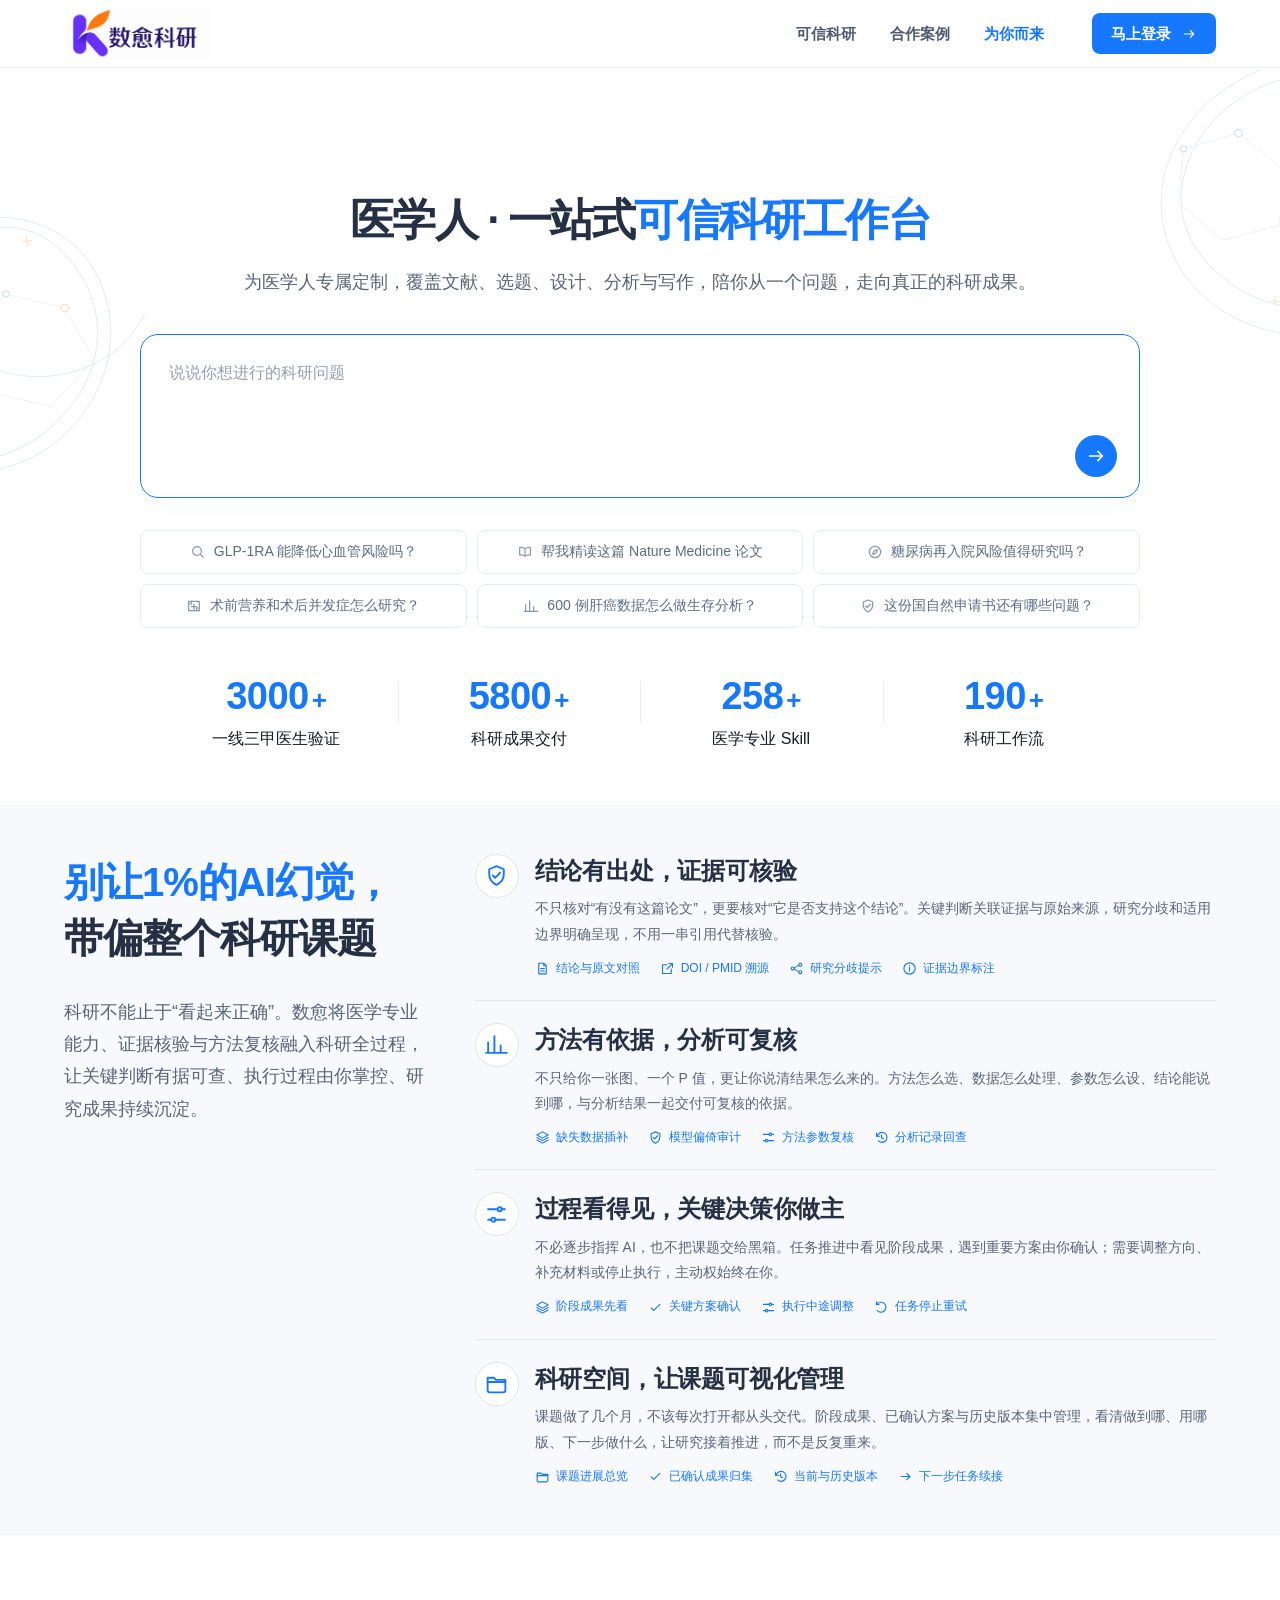
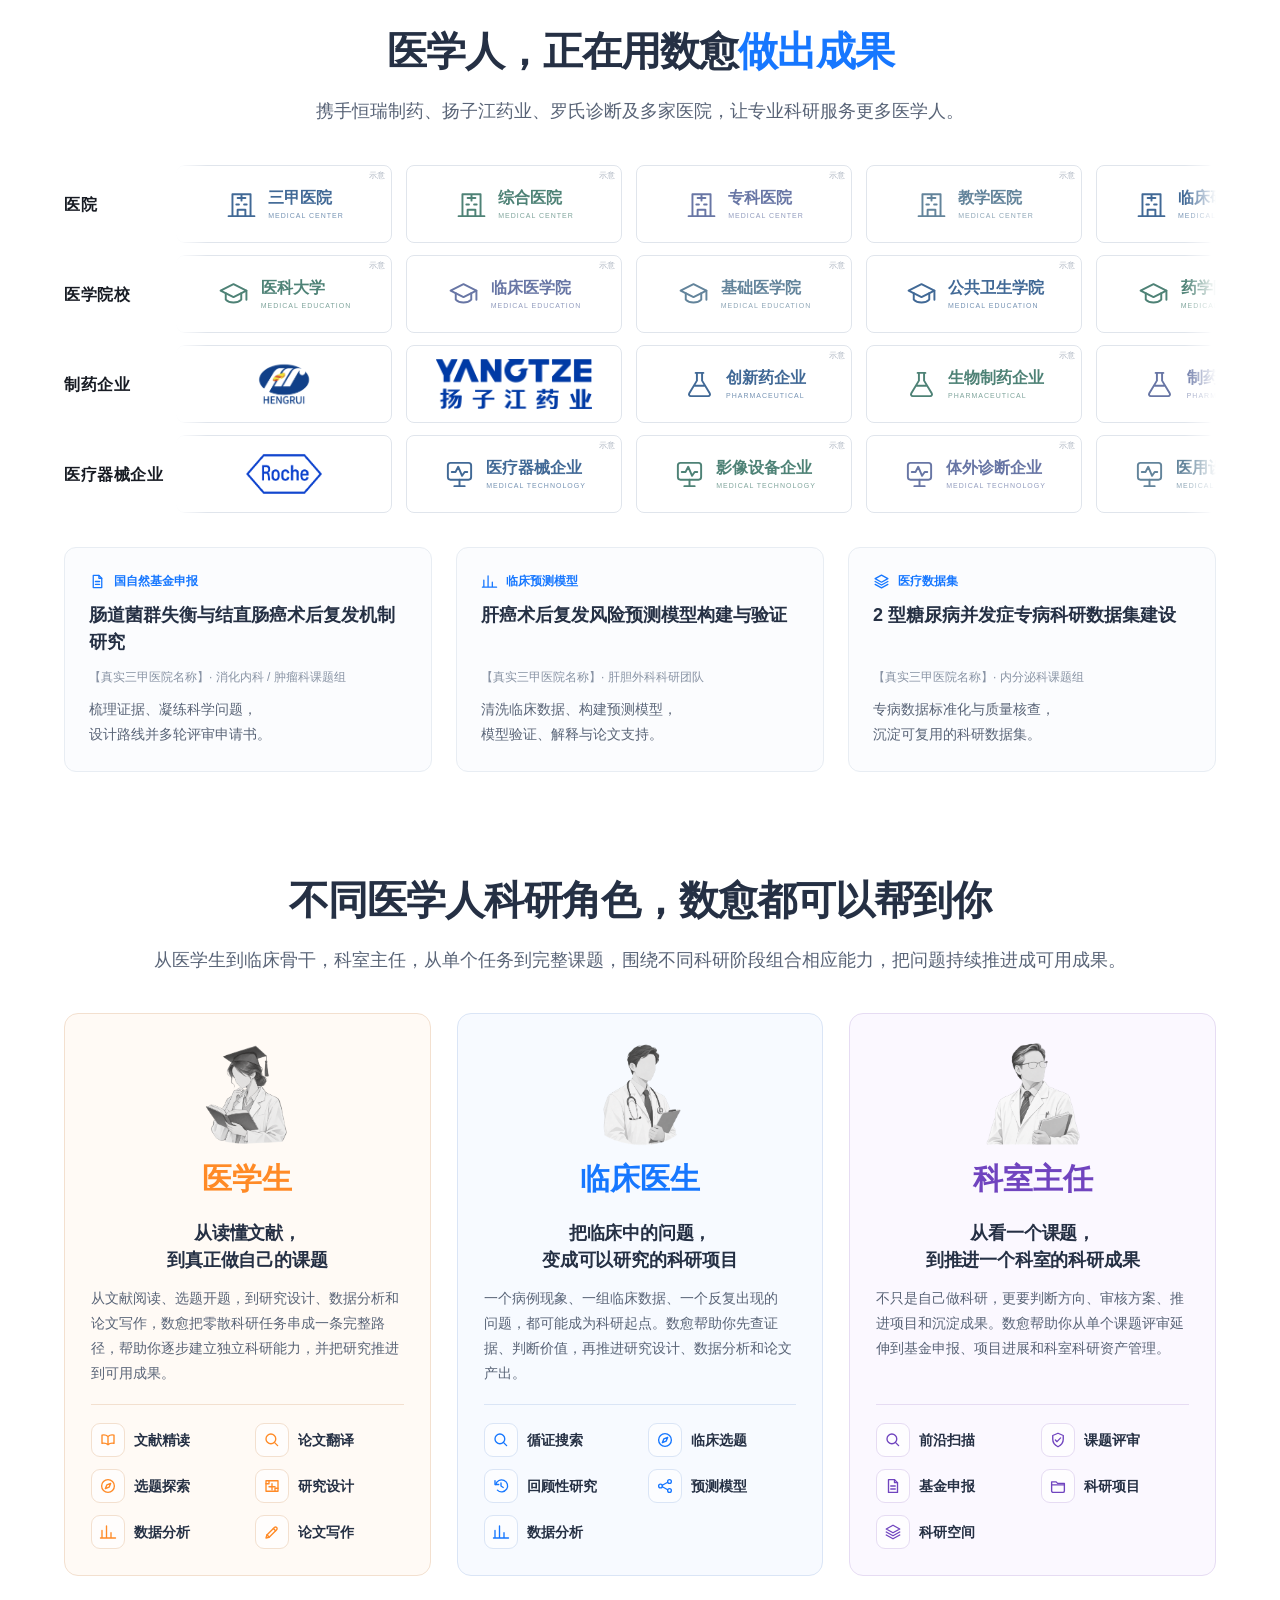
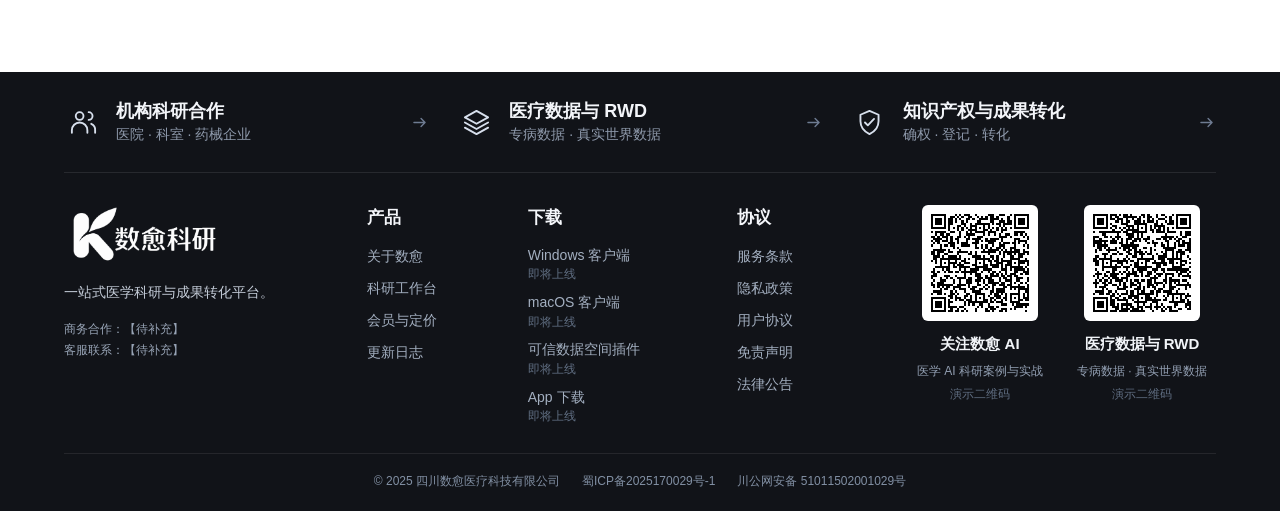
<file: index.html>
<!doctype html>
<html lang="zh-CN">
<head>
  <meta charset="UTF-8">
  <meta name="viewport" content="width=device-width, initial-scale=1.0">
  <meta name="description" content="数愈科研，为医学人打造的可信科研一站式工作台。从文献、选题、设计，到分析与写作，从一个问题开始。">
  <meta name="theme-color" content="#ffffff">
  <title>数愈科研 · 医学人的可信科研工作台</title>
  <link rel="stylesheet" href="./style.css">
</head>
<body>
  <a class="skip-link" href="#research-question">跳转到科研问题输入框</a>
  <header class="site-header">
    <div class="header-inner">
      <a class="brand" href="#top" aria-label="数愈科研首页"><img src="./assets/shuyu-logo.png" alt="数愈科研" width="174" height="61"></a>
      <nav class="main-nav" aria-label="主导航">
        <a href="#trust">可信科研</a><a href="#partners">合作案例</a><a href="#roles">为你而来</a>
      </nav>
      <button class="login-button" data-action="login">马上登录 <span data-icon="arrowRight"></span></button>
    </div>
  </header>

  <main id="top">
    <section class="hero" aria-labelledby="hero-title">
      <div class="hero-decoration" aria-hidden="true">
        <svg class="hero-art hero-art-left" viewBox="0 0 320 400" fill="none"><path d="M-85 280C90 440 325 258 226 97C170 4 53 35 51 130C48 250 240 289 313 180"/><path d="M-46 301C111 447 322 273 254 111C215 21 92 0 24 60"/><path d="M71 183 136 129 210 158 238 230 174 284 100 255Z" class="art-faint"/><circle cx="71" cy="183" r="5"/><circle cx="136" cy="129" r="4"/><circle cx="210" cy="158" r="5" class="art-accent"/><circle cx="100" cy="255" r="4"/><path d="M166 64h14m-7-7v14" class="art-accent"/></svg>
        <svg class="hero-art hero-art-right" viewBox="0 0 320 400" fill="none"><path d="M375 23C233-59 67 56 87 188C102 286 270 362 352 251"/><path d="M390 7C242-95 25 47 64 209C99 351 301 387 370 278"/><path d="m82 114 70-28 64 42 2 73-72 27-63-42Z" class="art-faint"/><circle cx="82" cy="114" r="4"/><circle cx="152" cy="86" r="5"/><circle cx="216" cy="128" r="4" class="art-accent"/><path d="M216 301h14m-7-7v14" class="art-accent"/></svg>
      </div>
      <div class="hero-inner">
        <h1 id="hero-title">医学人 · 一站式<br class="mobile-break"><span>可信科研工作台</span></h1>
        <p class="hero-description">为医学人专属定制，覆盖文献、选题、设计、分析与写作，陪你从一个问题，走向真正的科研成果。</p>
        <button class="research-composer" id="research-question" type="button" data-action="login" aria-haspopup="dialog" aria-label="说说你想进行的科研问题">
          <span class="composer-placeholder">说说你想进行的科研问题</span>
          <span class="composer-send" data-icon="arrowRight" aria-hidden="true"></span>
        </button>
        <div class="question-examples"><div class="example-grid">
            <button class="example-pill" data-demo="evidence"><span data-icon="search"></span>GLP-1RA 能降低心血管风险吗？</button>
            <button class="example-pill" data-demo="paper"><span data-icon="bookOpen"></span>帮我精读这篇 Nature Medicine 论文</button>
            <button class="example-pill" data-demo="topic"><span data-icon="compass"></span>糖尿病再入院风险值得研究吗？</button>
            <button class="example-pill" data-demo="design"><span data-icon="blueprint"></span>术前营养和术后并发症怎么研究？</button>
            <button class="example-pill" data-demo="analysis"><span data-icon="chart"></span>600 例肝癌数据怎么做生存分析？</button>
            <button class="example-pill" data-demo="grant"><span data-icon="review"></span>这份国自然申请书还有哪些问题？</button>
          </div></div>
        <div class="proof-strip" aria-label="平台规模">
          <div><strong>3000<span>+</span></strong><span>一线三甲医生验证</span></div>
          <div><strong>5800<span>+</span></strong><span>科研成果交付</span></div>
          <div><strong>258<span>+</span></strong><span>医学专业 Skill</span></div>
          <div><strong>190<span>+</span></strong><span>科研工作流</span></div>
        </div>
      </div>
    </section>

    <section class="trust-section section" id="trust" aria-labelledby="trust-title">
      <div class="container trust-layout">
        <div class="section-intro"><h2 id="trust-title"><span class="heading-accent-blue">别让1%的AI幻觉，</span><br>带偏整个科研课题</h2><p class="intro-copy">科研不能止于“看起来正确”。数愈将医学专业能力、证据核验与方法复核融入科研全过程，让关键判断有据可查、执行过程由你掌控、研究成果持续沉淀。</p></div>
        <div class="capability-list"><article class="capability"><span class="capability-main-icon" data-icon="review" aria-hidden="true"></span><div><h3>结论有出处，证据可核验</h3><p>不只核对“有没有这篇论文”，更要核对“它是否支持这个结论”。关键判断关联证据与原始来源，研究分歧和适用边界明确呈现，不用一串引用代替核验。</p><div class="capability-details"><span><span data-icon="document" aria-hidden="true"></span>结论与原文对照</span><span><span data-icon="external" aria-hidden="true"></span>DOI / PMID 溯源</span><span><span data-icon="figure" aria-hidden="true"></span>研究分歧提示</span><span><span data-icon="info" aria-hidden="true"></span>证据边界标注</span></div></div></article><article class="capability"><span class="capability-main-icon" data-icon="chart" aria-hidden="true"></span><div><h3>方法有依据，分析可复核</h3><p>不只给你一张图、一个 P 值，更让你说清结果怎么来的。方法怎么选、数据怎么处理、参数怎么设、结论能说到哪，与分析结果一起交付可复核的依据。</p><div class="capability-details"><span><span data-icon="layers" aria-hidden="true"></span>缺失数据插补</span><span><span data-icon="review" aria-hidden="true"></span>模型偏倚审计</span><span><span data-icon="enhance" aria-hidden="true"></span>方法参数复核</span><span><span data-icon="history" aria-hidden="true"></span>分析记录回查</span></div></div></article><article class="capability"><span class="capability-main-icon" data-icon="enhance" aria-hidden="true"></span><div><h3>过程看得见，关键决策你做主</h3><p>不必逐步指挥 AI，也不把课题交给黑箱。任务推进中看见阶段成果，遇到重要方案由你确认；需要调整方向、补充材料或停止执行，主动权始终在你。</p><div class="capability-details"><span><span data-icon="layers" aria-hidden="true"></span>阶段成果先看</span><span><span data-icon="check" aria-hidden="true"></span>关键方案确认</span><span><span data-icon="enhance" aria-hidden="true"></span>执行中途调整</span><span><span data-icon="undo" aria-hidden="true"></span>任务停止重试</span></div></div></article><article class="capability"><span class="capability-main-icon" data-icon="project" aria-hidden="true"></span><div><h3>科研空间，让课题可视化管理</h3><p>课题做了几个月，不该每次打开都从头交代。阶段成果、已确认方案与历史版本集中管理，看清做到哪、用哪版、下一步做什么，让研究接着推进，而不是反复重来。</p><div class="capability-details"><span><span data-icon="project" aria-hidden="true"></span>课题进展总览</span><span><span data-icon="check" aria-hidden="true"></span>已确认成果归集</span><span><span data-icon="history" aria-hidden="true"></span>当前与历史版本</span><span><span data-icon="arrowRight" aria-hidden="true"></span>下一步任务续接</span></div></div></article></div>
      </div>
    </section>

    <section class="partners-section section" id="partners" aria-labelledby="partners-title">
      <div class="container">
        <div class="center-heading"><h2 id="partners-title">医学人，正在用数愈<span class="heading-accent-blue">做出成果</span></h2><p>携手恒瑞制药、扬子江药业、罗氏诊断及多家医院，让专业科研服务更多医学人。</p></div>
        <div class="logo-wall"><div class="logo-row"><span class="logo-row-label">医院</span><div class="logo-marquee" tabindex="0" aria-label="医院 Logo 展示，聚焦可暂停滚动"><div class="logo-track"><div class="logo-group"><div class="logo-tile logo-placeholder palette-0"><span class="logo-emblem" data-icon="building" aria-hidden="true"></span><span class="logo-wordmark">三甲医院<small>MEDICAL CENTER</small></span><span class="logo-demo-label">示意</span></div><div class="logo-tile logo-placeholder palette-1"><span class="logo-emblem" data-icon="building" aria-hidden="true"></span><span class="logo-wordmark">综合医院<small>MEDICAL CENTER</small></span><span class="logo-demo-label">示意</span></div><div class="logo-tile logo-placeholder palette-2"><span class="logo-emblem" data-icon="building" aria-hidden="true"></span><span class="logo-wordmark">专科医院<small>MEDICAL CENTER</small></span><span class="logo-demo-label">示意</span></div><div class="logo-tile logo-placeholder palette-3"><span class="logo-emblem" data-icon="building" aria-hidden="true"></span><span class="logo-wordmark">教学医院<small>MEDICAL CENTER</small></span><span class="logo-demo-label">示意</span></div><div class="logo-tile logo-placeholder palette-0"><span class="logo-emblem" data-icon="building" aria-hidden="true"></span><span class="logo-wordmark">临床研究中心<small>MEDICAL CENTER</small></span><span class="logo-demo-label">示意</span></div><div class="logo-tile logo-placeholder palette-1"><span class="logo-emblem" data-icon="building" aria-hidden="true"></span><span class="logo-wordmark">区域医疗中心<small>MEDICAL CENTER</small></span><span class="logo-demo-label">示意</span></div><div class="logo-tile logo-placeholder palette-2"><span class="logo-emblem" data-icon="building" aria-hidden="true"></span><span class="logo-wordmark">大学附属医院<small>MEDICAL CENTER</small></span><span class="logo-demo-label">示意</span></div><div class="logo-tile logo-placeholder palette-3"><span class="logo-emblem" data-icon="building" aria-hidden="true"></span><span class="logo-wordmark">医学中心<small>MEDICAL CENTER</small></span><span class="logo-demo-label">示意</span></div></div><div class="logo-group" aria-hidden="true"><div class="logo-tile logo-placeholder palette-0"><span class="logo-emblem" data-icon="building" aria-hidden="true"></span><span class="logo-wordmark">三甲医院<small>MEDICAL CENTER</small></span><span class="logo-demo-label">示意</span></div><div class="logo-tile logo-placeholder palette-1"><span class="logo-emblem" data-icon="building" aria-hidden="true"></span><span class="logo-wordmark">综合医院<small>MEDICAL CENTER</small></span><span class="logo-demo-label">示意</span></div><div class="logo-tile logo-placeholder palette-2"><span class="logo-emblem" data-icon="building" aria-hidden="true"></span><span class="logo-wordmark">专科医院<small>MEDICAL CENTER</small></span><span class="logo-demo-label">示意</span></div><div class="logo-tile logo-placeholder palette-3"><span class="logo-emblem" data-icon="building" aria-hidden="true"></span><span class="logo-wordmark">教学医院<small>MEDICAL CENTER</small></span><span class="logo-demo-label">示意</span></div><div class="logo-tile logo-placeholder palette-0"><span class="logo-emblem" data-icon="building" aria-hidden="true"></span><span class="logo-wordmark">临床研究中心<small>MEDICAL CENTER</small></span><span class="logo-demo-label">示意</span></div><div class="logo-tile logo-placeholder palette-1"><span class="logo-emblem" data-icon="building" aria-hidden="true"></span><span class="logo-wordmark">区域医疗中心<small>MEDICAL CENTER</small></span><span class="logo-demo-label">示意</span></div><div class="logo-tile logo-placeholder palette-2"><span class="logo-emblem" data-icon="building" aria-hidden="true"></span><span class="logo-wordmark">大学附属医院<small>MEDICAL CENTER</small></span><span class="logo-demo-label">示意</span></div><div class="logo-tile logo-placeholder palette-3"><span class="logo-emblem" data-icon="building" aria-hidden="true"></span><span class="logo-wordmark">医学中心<small>MEDICAL CENTER</small></span><span class="logo-demo-label">示意</span></div></div></div></div></div><div class="logo-row"><span class="logo-row-label">医学院校</span><div class="logo-marquee" tabindex="0" aria-label="医学院校 Logo 展示，聚焦可暂停滚动"><div class="logo-track"><div class="logo-group"><div class="logo-tile logo-placeholder palette-1"><span class="logo-emblem" data-icon="graduation" aria-hidden="true"></span><span class="logo-wordmark">医科大学<small>MEDICAL EDUCATION</small></span><span class="logo-demo-label">示意</span></div><div class="logo-tile logo-placeholder palette-2"><span class="logo-emblem" data-icon="graduation" aria-hidden="true"></span><span class="logo-wordmark">临床医学院<small>MEDICAL EDUCATION</small></span><span class="logo-demo-label">示意</span></div><div class="logo-tile logo-placeholder palette-3"><span class="logo-emblem" data-icon="graduation" aria-hidden="true"></span><span class="logo-wordmark">基础医学院<small>MEDICAL EDUCATION</small></span><span class="logo-demo-label">示意</span></div><div class="logo-tile logo-placeholder palette-0"><span class="logo-emblem" data-icon="graduation" aria-hidden="true"></span><span class="logo-wordmark">公共卫生学院<small>MEDICAL EDUCATION</small></span><span class="logo-demo-label">示意</span></div><div class="logo-tile logo-placeholder palette-1"><span class="logo-emblem" data-icon="graduation" aria-hidden="true"></span><span class="logo-wordmark">药学院<small>MEDICAL EDUCATION</small></span><span class="logo-demo-label">示意</span></div><div class="logo-tile logo-placeholder palette-2"><span class="logo-emblem" data-icon="graduation" aria-hidden="true"></span><span class="logo-wordmark">医学研究院<small>MEDICAL EDUCATION</small></span><span class="logo-demo-label">示意</span></div><div class="logo-tile logo-placeholder palette-3"><span class="logo-emblem" data-icon="graduation" aria-hidden="true"></span><span class="logo-wordmark">护理学院<small>MEDICAL EDUCATION</small></span><span class="logo-demo-label">示意</span></div><div class="logo-tile logo-placeholder palette-0"><span class="logo-emblem" data-icon="graduation" aria-hidden="true"></span><span class="logo-wordmark">医学院<small>MEDICAL EDUCATION</small></span><span class="logo-demo-label">示意</span></div></div><div class="logo-group" aria-hidden="true"><div class="logo-tile logo-placeholder palette-1"><span class="logo-emblem" data-icon="graduation" aria-hidden="true"></span><span class="logo-wordmark">医科大学<small>MEDICAL EDUCATION</small></span><span class="logo-demo-label">示意</span></div><div class="logo-tile logo-placeholder palette-2"><span class="logo-emblem" data-icon="graduation" aria-hidden="true"></span><span class="logo-wordmark">临床医学院<small>MEDICAL EDUCATION</small></span><span class="logo-demo-label">示意</span></div><div class="logo-tile logo-placeholder palette-3"><span class="logo-emblem" data-icon="graduation" aria-hidden="true"></span><span class="logo-wordmark">基础医学院<small>MEDICAL EDUCATION</small></span><span class="logo-demo-label">示意</span></div><div class="logo-tile logo-placeholder palette-0"><span class="logo-emblem" data-icon="graduation" aria-hidden="true"></span><span class="logo-wordmark">公共卫生学院<small>MEDICAL EDUCATION</small></span><span class="logo-demo-label">示意</span></div><div class="logo-tile logo-placeholder palette-1"><span class="logo-emblem" data-icon="graduation" aria-hidden="true"></span><span class="logo-wordmark">药学院<small>MEDICAL EDUCATION</small></span><span class="logo-demo-label">示意</span></div><div class="logo-tile logo-placeholder palette-2"><span class="logo-emblem" data-icon="graduation" aria-hidden="true"></span><span class="logo-wordmark">医学研究院<small>MEDICAL EDUCATION</small></span><span class="logo-demo-label">示意</span></div><div class="logo-tile logo-placeholder palette-3"><span class="logo-emblem" data-icon="graduation" aria-hidden="true"></span><span class="logo-wordmark">护理学院<small>MEDICAL EDUCATION</small></span><span class="logo-demo-label">示意</span></div><div class="logo-tile logo-placeholder palette-0"><span class="logo-emblem" data-icon="graduation" aria-hidden="true"></span><span class="logo-wordmark">医学院<small>MEDICAL EDUCATION</small></span><span class="logo-demo-label">示意</span></div></div></div></div></div><div class="logo-row"><span class="logo-row-label">制药企业</span><div class="logo-marquee" tabindex="0" aria-label="制药企业 Logo 展示，聚焦可暂停滚动"><div class="logo-track"><div class="logo-group"><div class="logo-tile logo-real"><img src="./assets/hengrui.png" alt="恒瑞医药" width="160" height="56"></div><div class="logo-tile logo-real"><img src="./assets/yangzijiang.svg" alt="扬子江药业集团" width="160" height="56"></div><div class="logo-tile logo-placeholder palette-0"><span class="logo-emblem" data-icon="flask" aria-hidden="true"></span><span class="logo-wordmark">创新药企业<small>PHARMACEUTICAL</small></span><span class="logo-demo-label">示意</span></div><div class="logo-tile logo-placeholder palette-1"><span class="logo-emblem" data-icon="flask" aria-hidden="true"></span><span class="logo-wordmark">生物制药企业<small>PHARMACEUTICAL</small></span><span class="logo-demo-label">示意</span></div><div class="logo-tile logo-placeholder palette-2"><span class="logo-emblem" data-icon="flask" aria-hidden="true"></span><span class="logo-wordmark">制药企业<small>PHARMACEUTICAL</small></span><span class="logo-demo-label">示意</span></div><div class="logo-tile logo-placeholder palette-3"><span class="logo-emblem" data-icon="flask" aria-hidden="true"></span><span class="logo-wordmark">药物研发机构<small>PHARMACEUTICAL</small></span><span class="logo-demo-label">示意</span></div><div class="logo-tile logo-placeholder palette-0"><span class="logo-emblem" data-icon="flask" aria-hidden="true"></span><span class="logo-wordmark">医药研究中心<small>PHARMACEUTICAL</small></span><span class="logo-demo-label">示意</span></div><div class="logo-tile logo-placeholder palette-1"><span class="logo-emblem" data-icon="flask" aria-hidden="true"></span><span class="logo-wordmark">药物研究院<small>PHARMACEUTICAL</small></span><span class="logo-demo-label">示意</span></div></div><div class="logo-group" aria-hidden="true"><div class="logo-tile logo-real"><img src="./assets/hengrui.png" alt="恒瑞医药" width="160" height="56"></div><div class="logo-tile logo-real"><img src="./assets/yangzijiang.svg" alt="扬子江药业集团" width="160" height="56"></div><div class="logo-tile logo-placeholder palette-0"><span class="logo-emblem" data-icon="flask" aria-hidden="true"></span><span class="logo-wordmark">创新药企业<small>PHARMACEUTICAL</small></span><span class="logo-demo-label">示意</span></div><div class="logo-tile logo-placeholder palette-1"><span class="logo-emblem" data-icon="flask" aria-hidden="true"></span><span class="logo-wordmark">生物制药企业<small>PHARMACEUTICAL</small></span><span class="logo-demo-label">示意</span></div><div class="logo-tile logo-placeholder palette-2"><span class="logo-emblem" data-icon="flask" aria-hidden="true"></span><span class="logo-wordmark">制药企业<small>PHARMACEUTICAL</small></span><span class="logo-demo-label">示意</span></div><div class="logo-tile logo-placeholder palette-3"><span class="logo-emblem" data-icon="flask" aria-hidden="true"></span><span class="logo-wordmark">药物研发机构<small>PHARMACEUTICAL</small></span><span class="logo-demo-label">示意</span></div><div class="logo-tile logo-placeholder palette-0"><span class="logo-emblem" data-icon="flask" aria-hidden="true"></span><span class="logo-wordmark">医药研究中心<small>PHARMACEUTICAL</small></span><span class="logo-demo-label">示意</span></div><div class="logo-tile logo-placeholder palette-1"><span class="logo-emblem" data-icon="flask" aria-hidden="true"></span><span class="logo-wordmark">药物研究院<small>PHARMACEUTICAL</small></span><span class="logo-demo-label">示意</span></div></div></div></div></div><div class="logo-row"><span class="logo-row-label">医疗器械企业</span><div class="logo-marquee" tabindex="0" aria-label="医疗器械企业 Logo 展示，聚焦可暂停滚动"><div class="logo-track"><div class="logo-group"><div class="logo-tile logo-real"><img src="./assets/roche.png" alt="罗氏诊断 Roche" width="160" height="56"></div><div class="logo-tile logo-placeholder palette-0"><span class="logo-emblem" data-icon="monitor" aria-hidden="true"></span><span class="logo-wordmark">医疗器械企业<small>MEDICAL TECHNOLOGY</small></span><span class="logo-demo-label">示意</span></div><div class="logo-tile logo-placeholder palette-1"><span class="logo-emblem" data-icon="monitor" aria-hidden="true"></span><span class="logo-wordmark">影像设备企业<small>MEDICAL TECHNOLOGY</small></span><span class="logo-demo-label">示意</span></div><div class="logo-tile logo-placeholder palette-2"><span class="logo-emblem" data-icon="monitor" aria-hidden="true"></span><span class="logo-wordmark">体外诊断企业<small>MEDICAL TECHNOLOGY</small></span><span class="logo-demo-label">示意</span></div><div class="logo-tile logo-placeholder palette-3"><span class="logo-emblem" data-icon="monitor" aria-hidden="true"></span><span class="logo-wordmark">医用设备企业<small>MEDICAL TECHNOLOGY</small></span><span class="logo-demo-label">示意</span></div><div class="logo-tile logo-placeholder palette-0"><span class="logo-emblem" data-icon="monitor" aria-hidden="true"></span><span class="logo-wordmark">检验技术企业<small>MEDICAL TECHNOLOGY</small></span><span class="logo-demo-label">示意</span></div><div class="logo-tile logo-placeholder palette-1"><span class="logo-emblem" data-icon="monitor" aria-hidden="true"></span><span class="logo-wordmark">生物检测企业<small>MEDICAL TECHNOLOGY</small></span><span class="logo-demo-label">示意</span></div><div class="logo-tile logo-placeholder palette-2"><span class="logo-emblem" data-icon="monitor" aria-hidden="true"></span><span class="logo-wordmark">诊疗设备企业<small>MEDICAL TECHNOLOGY</small></span><span class="logo-demo-label">示意</span></div></div><div class="logo-group" aria-hidden="true"><div class="logo-tile logo-real"><img src="./assets/roche.png" alt="罗氏诊断 Roche" width="160" height="56"></div><div class="logo-tile logo-placeholder palette-0"><span class="logo-emblem" data-icon="monitor" aria-hidden="true"></span><span class="logo-wordmark">医疗器械企业<small>MEDICAL TECHNOLOGY</small></span><span class="logo-demo-label">示意</span></div><div class="logo-tile logo-placeholder palette-1"><span class="logo-emblem" data-icon="monitor" aria-hidden="true"></span><span class="logo-wordmark">影像设备企业<small>MEDICAL TECHNOLOGY</small></span><span class="logo-demo-label">示意</span></div><div class="logo-tile logo-placeholder palette-2"><span class="logo-emblem" data-icon="monitor" aria-hidden="true"></span><span class="logo-wordmark">体外诊断企业<small>MEDICAL TECHNOLOGY</small></span><span class="logo-demo-label">示意</span></div><div class="logo-tile logo-placeholder palette-3"><span class="logo-emblem" data-icon="monitor" aria-hidden="true"></span><span class="logo-wordmark">医用设备企业<small>MEDICAL TECHNOLOGY</small></span><span class="logo-demo-label">示意</span></div><div class="logo-tile logo-placeholder palette-0"><span class="logo-emblem" data-icon="monitor" aria-hidden="true"></span><span class="logo-wordmark">检验技术企业<small>MEDICAL TECHNOLOGY</small></span><span class="logo-demo-label">示意</span></div><div class="logo-tile logo-placeholder palette-1"><span class="logo-emblem" data-icon="monitor" aria-hidden="true"></span><span class="logo-wordmark">生物检测企业<small>MEDICAL TECHNOLOGY</small></span><span class="logo-demo-label">示意</span></div><div class="logo-tile logo-placeholder palette-2"><span class="logo-emblem" data-icon="monitor" aria-hidden="true"></span><span class="logo-wordmark">诊疗设备企业<small>MEDICAL TECHNOLOGY</small></span><span class="logo-demo-label">示意</span></div></div></div></div></div></div>
        <div class="compact-cases"><article class="compact-case"><p class="case-category"><span data-icon="document" aria-hidden="true"></span>国自然基金申报</p><h3>肠道菌群失衡与结直肠癌术后复发机制研究</h3><p class="case-user">【真实三甲医院名称】· 消化内科 / 肿瘤科课题组</p><p class="case-result"><span>梳理证据、凝练科学问题，</span><span>设计路线并多轮评审申请书。</span></p></article><article class="compact-case"><p class="case-category"><span data-icon="chart" aria-hidden="true"></span>临床预测模型</p><h3>肝癌术后复发风险预测模型构建与验证</h3><p class="case-user">【真实三甲医院名称】· 肝胆外科科研团队</p><p class="case-result"><span>清洗临床数据、构建预测模型，</span><span>模型验证、解释与论文支持。</span></p></article><article class="compact-case"><p class="case-category"><span data-icon="layers" aria-hidden="true"></span>医疗数据集</p><h3>2 型糖尿病并发症专病科研数据集建设</h3><p class="case-user">【真实三甲医院名称】· 内分泌科课题组</p><p class="case-result"><span>专病数据标准化与质量核查，</span><span>沉淀可复用的科研数据集。</span></p></article></div>
      </div>
    </section>

    <section class="roles-section section" id="roles" aria-labelledby="roles-title">
      <div class="container">
        <div class="center-heading"><h2 id="roles-title">不同医学人科研角色，数愈都可以帮到你</h2><p>从医学生到临床骨干，科室主任，从单个任务到完整课题，围绕不同科研阶段组合相应能力，把问题持续推进成可用成果。</p></div>
        <div class="role-grid">
          <article class="role-card role-card--student" aria-labelledby="role-student-title">
            <div class="role-label"><span class="role-icon" aria-hidden="true"><img src="./assets/role-student.png" alt="" width="108" height="108"></span><h3 id="role-student-title">医学生</h3></div>
            <p class="role-promise">从读懂文献，<br>到真正做自己的课题</p>
            <p class="role-description">从文献阅读、选题开题，到研究设计、数据分析和论文写作，数愈把零散科研任务串成一条完整路径，帮助你逐步建立独立科研能力，并把研究推进到可用成果。</p>
            <ul class="role-capabilities" aria-label="医学生关联能力">
              <li><span class="role-ability-icon" data-icon="bookOpen" aria-hidden="true"></span><span>文献精读</span></li>
              <li><span class="role-ability-icon" data-icon="search" aria-hidden="true"></span><span>论文翻译</span></li>
              <li><span class="role-ability-icon" data-icon="compass" aria-hidden="true"></span><span>选题探索</span></li>
              <li><span class="role-ability-icon" data-icon="blueprint" aria-hidden="true"></span><span>研究设计</span></li>
              <li><span class="role-ability-icon" data-icon="chart" aria-hidden="true"></span><span>数据分析</span></li>
              <li><span class="role-ability-icon" data-icon="edit" aria-hidden="true"></span><span>论文写作</span></li>
            </ul>
          </article>
          <article class="role-card role-card--doctor" aria-labelledby="role-doctor-title">
            <div class="role-label"><span class="role-icon" aria-hidden="true"><img src="./assets/role-doctor.png" alt="" width="108" height="108"></span><h3 id="role-doctor-title">临床医生</h3></div>
            <p class="role-promise">把临床中的问题，<br>变成可以研究的科研项目</p>
            <p class="role-description">一个病例现象、一组临床数据、一个反复出现的问题，都可能成为科研起点。数愈帮助你先查证据、判断价值，再推进研究设计、数据分析和论文产出。</p>
            <ul class="role-capabilities" aria-label="临床医生关联能力">
              <li><span class="role-ability-icon" data-icon="search" aria-hidden="true"></span><span>循证搜索</span></li>
              <li><span class="role-ability-icon" data-icon="compass" aria-hidden="true"></span><span>临床选题</span></li>
              <li><span class="role-ability-icon" data-icon="history" aria-hidden="true"></span><span>回顾性研究</span></li>
              <li><span class="role-ability-icon" data-icon="figure" aria-hidden="true"></span><span>预测模型</span></li>
              <li><span class="role-ability-icon" data-icon="chart" aria-hidden="true"></span><span>数据分析</span></li>
            </ul>
          </article>
          <article class="role-card role-card--director" aria-labelledby="role-director-title">
            <div class="role-label"><span class="role-icon" aria-hidden="true"><img src="./assets/role-director.png" alt="" width="108" height="108"></span><h3 id="role-director-title">科室主任</h3></div>
            <p class="role-promise">从看一个课题，<br>到推进一个科室的科研成果</p>
            <p class="role-description">不只是自己做科研，更要判断方向、审核方案、推进项目和沉淀成果。数愈帮助你从单个课题评审延伸到基金申报、项目进展和科室科研资产管理。</p>
            <ul class="role-capabilities" aria-label="科室主任关联能力">
              <li><span class="role-ability-icon" data-icon="search" aria-hidden="true"></span><span>前沿扫描</span></li>
              <li><span class="role-ability-icon" data-icon="review" aria-hidden="true"></span><span>课题评审</span></li>
              <li><span class="role-ability-icon" data-icon="document" aria-hidden="true"></span><span>基金申报</span></li>
              <li><span class="role-ability-icon" data-icon="project" aria-hidden="true"></span><span>科研项目</span></li>
              <li><span class="role-ability-icon" data-icon="layers" aria-hidden="true"></span><span>科研空间</span></li>
            </ul>
          </article>
        </div>
      </div>
    </section>
  </main>

  <footer class="site-footer" id="contact">
    <div class="container">
      <div class="service-grid">
        <button data-service="cooperation"><span class="service-icon" data-icon="team" aria-hidden="true"></span><div><h3>机构科研合作</h3><p>医院 · 科室 · 药械企业</p></div><span class="service-arrow" data-icon="arrowRight" aria-hidden="true"></span></button>
        <button data-service="data"><span class="service-icon" data-icon="layers" aria-hidden="true"></span><div><h3>医疗数据与 RWD</h3><p>专病数据 · 真实世界数据</p></div><span class="service-arrow" data-icon="arrowRight" aria-hidden="true"></span></button>
        <button data-service="transfer"><span class="service-icon" data-icon="review" aria-hidden="true"></span><div><h3>知识产权与成果转化</h3><p>确权 · 登记 · 转化</p></div><span class="service-arrow" data-icon="arrowRight" aria-hidden="true"></span></button>
      </div>
      <div class="footer-main">
        <div class="footer-brand"><img src="./assets/shuyu-logo-white.png" alt="数愈科研" width="174" height="61"><p class="footer-about">一站式医学科研与成果转化平台。</p><div class="footer-contact"><p>商务合作：【待补充】</p><p>客服联系：【待补充】</p></div></div>
        <div class="footer-navigation">
          <nav class="footer-nav" aria-label="产品"><h4>产品</h4><button data-info="about">关于数愈</button><button data-action="workspace">科研工作台</button><button data-info="pricing">会员与定价</button><button data-info="updates">更新日志</button></nav>
          <nav class="footer-nav" aria-label="下载"><h4>下载</h4><button data-info="download">Windows 客户端<span class="coming-soon">即将上线</span></button><button data-info="download">macOS 客户端<span class="coming-soon">即将上线</span></button><button data-info="download">可信数据空间插件<span class="coming-soon">即将上线</span></button><button data-info="download">App 下载<span class="coming-soon">即将上线</span></button></nav>
          <nav class="footer-nav" aria-label="协议"><h4>协议</h4><button data-info="serviceTerms">服务条款</button><button data-info="privacy">隐私政策</button><button data-info="terms">用户协议</button><button data-info="disclaimer">免责声明</button><button data-info="legal">法律公告</button></nav>
        </div>
        <div class="footer-qr">
          <figure><img src="./assets/qr-social.png" width="128" height="128" alt="关注数愈 AI 演示二维码，扫码显示演示渠道说明"><figcaption><strong>关注数愈 AI</strong><span>医学 AI 科研案例与实战</span><small>演示二维码</small></figcaption></figure>
          <figure><img src="./assets/qr-rwd.png" width="128" height="128" alt="医疗数据与 RWD 演示二维码，扫码显示演示业务说明"><figcaption><strong>医疗数据与 RWD</strong><span>专病数据 · 真实世界数据</span><small>演示二维码</small></figcaption></figure>
        </div>
      </div>
      <div class="footer-copyright"><span>© 2025 四川数愈医疗科技有限公司</span><a href="https://beian.miit.gov.cn/" target="_blank" rel="noopener noreferrer">蜀ICP备2025170029号-1</a><span>川公网安备 51011502001029号</span></div>
    </div>
  </footer>

  <dialog id="detail-dialog" aria-labelledby="dialog-title"><div class="dialog-shell"><button class="dialog-close" aria-label="关闭弹窗" data-action="close"><span data-icon="close"></span></button><div id="dialog-content"></div></div></dialog>
  <div class="toast" id="toast" role="status" aria-live="polite"></div>
  <script type="module" src="./app.js"></script>
</body>
</html>
</file>
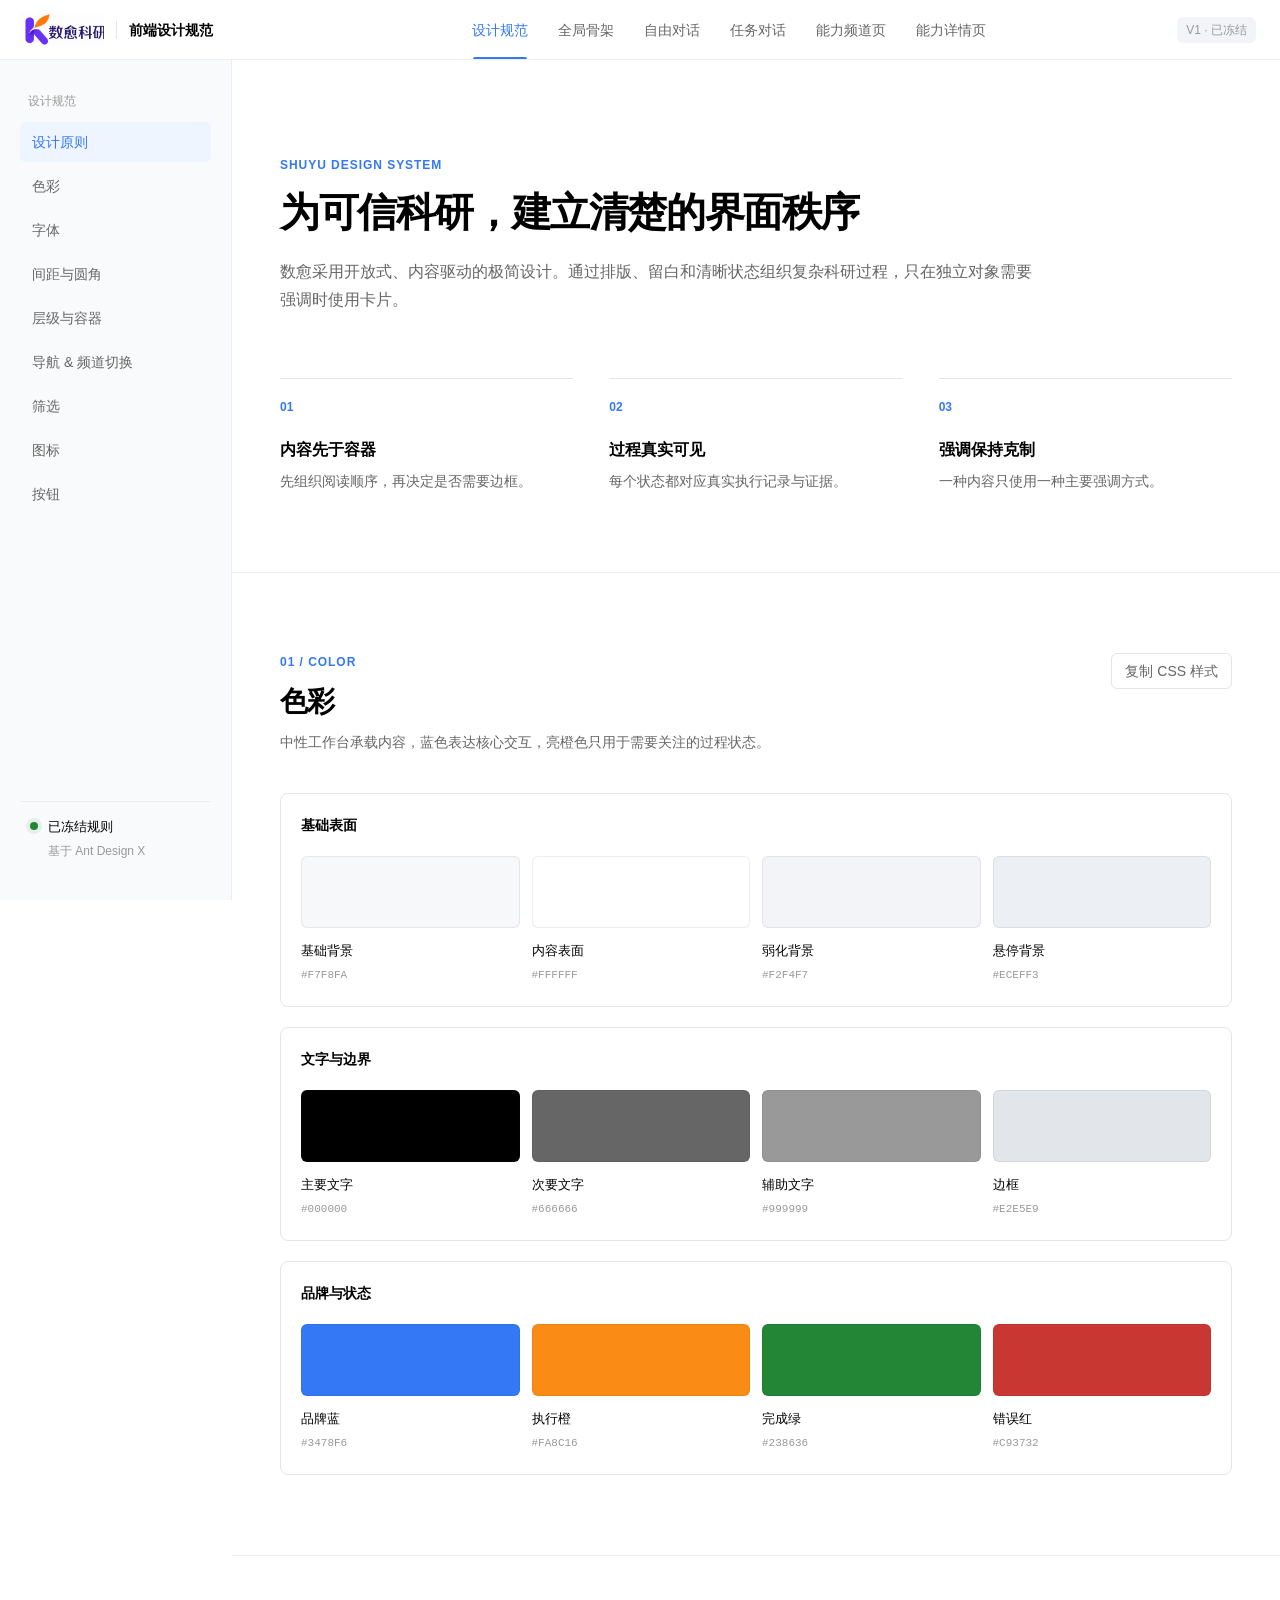
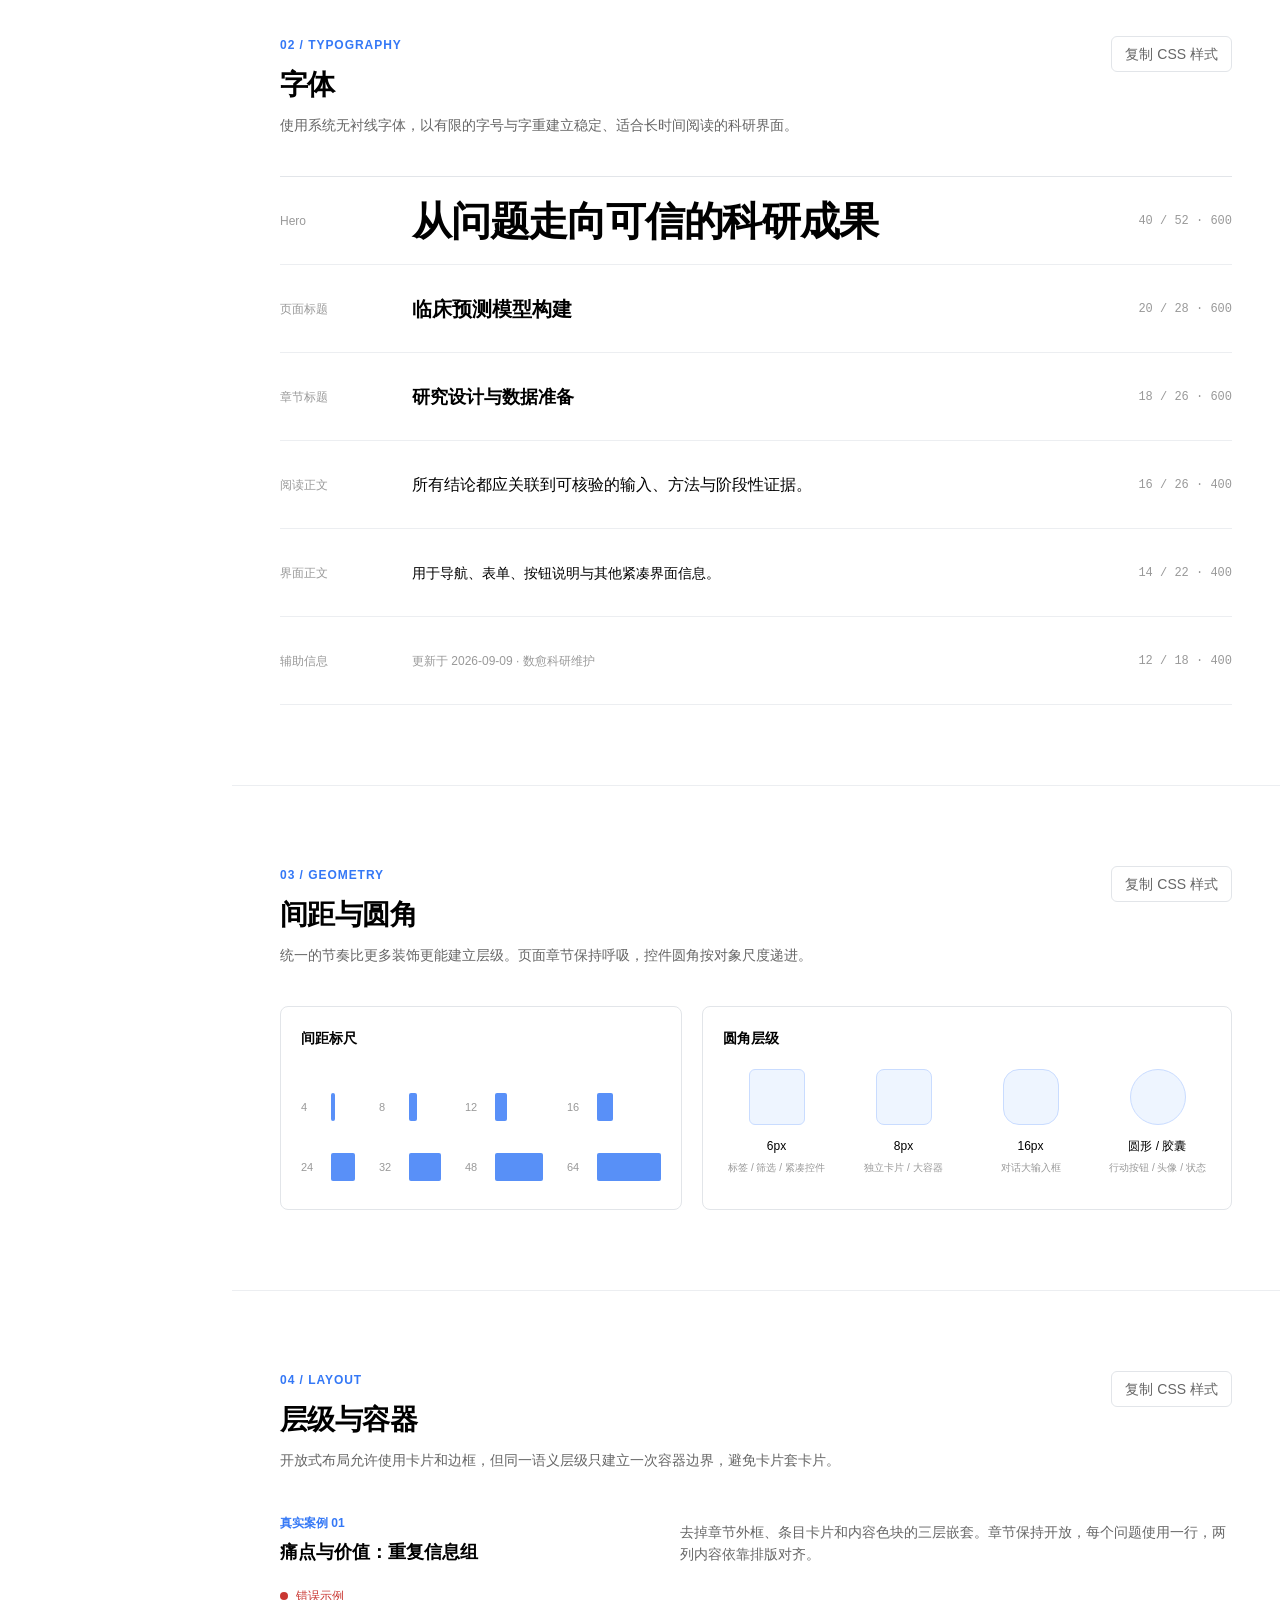
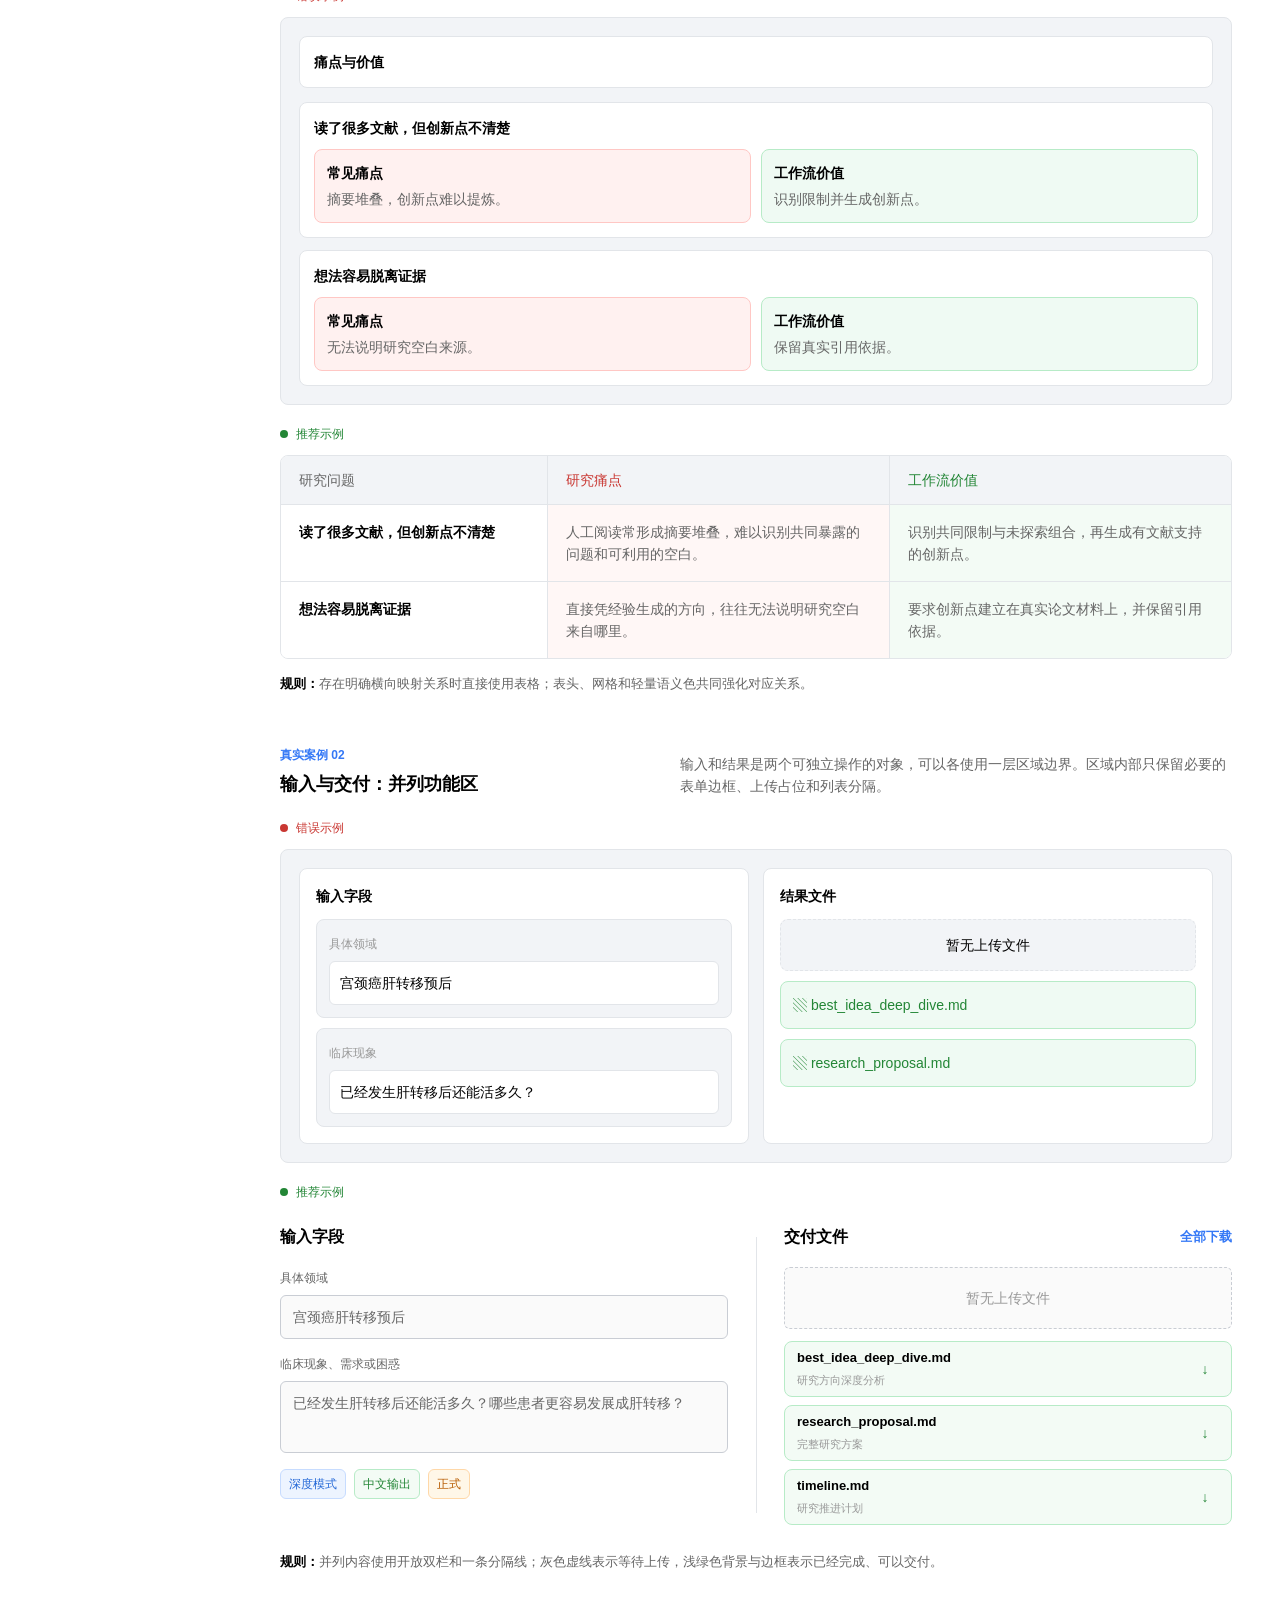
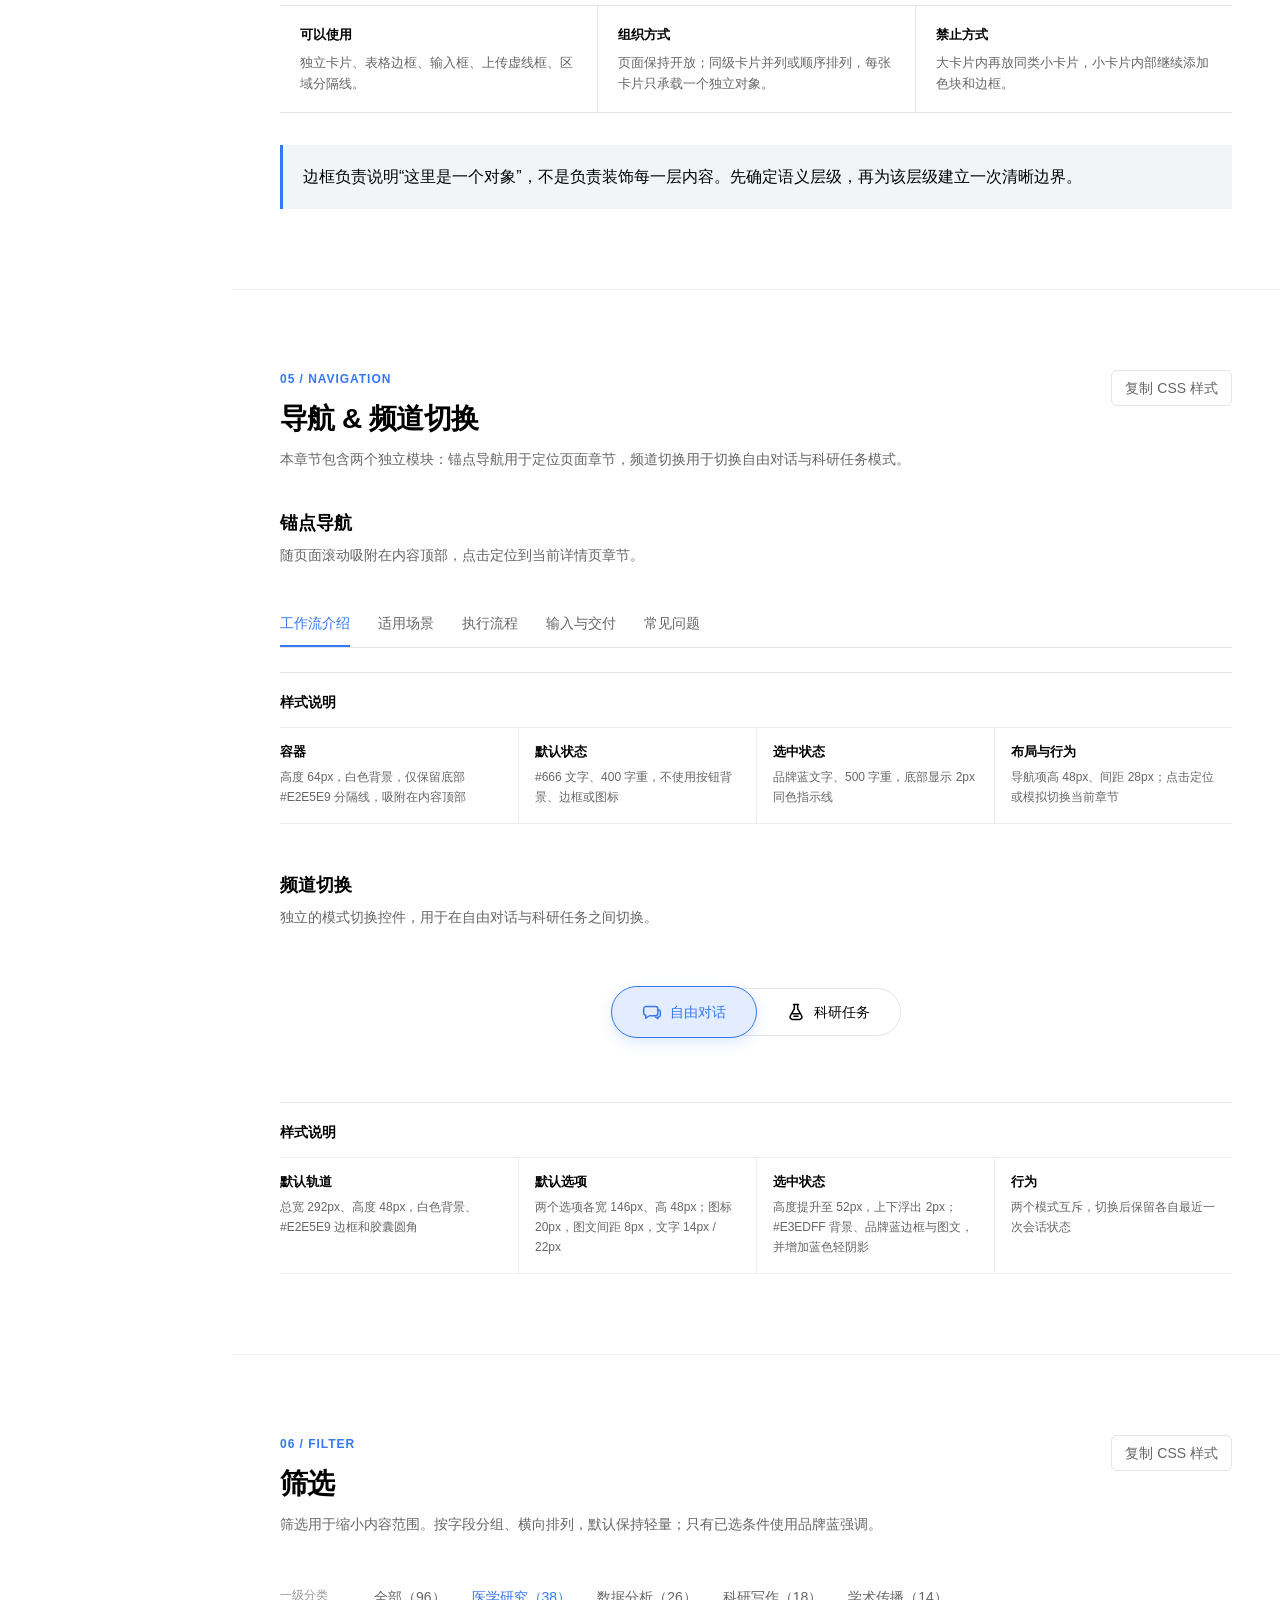
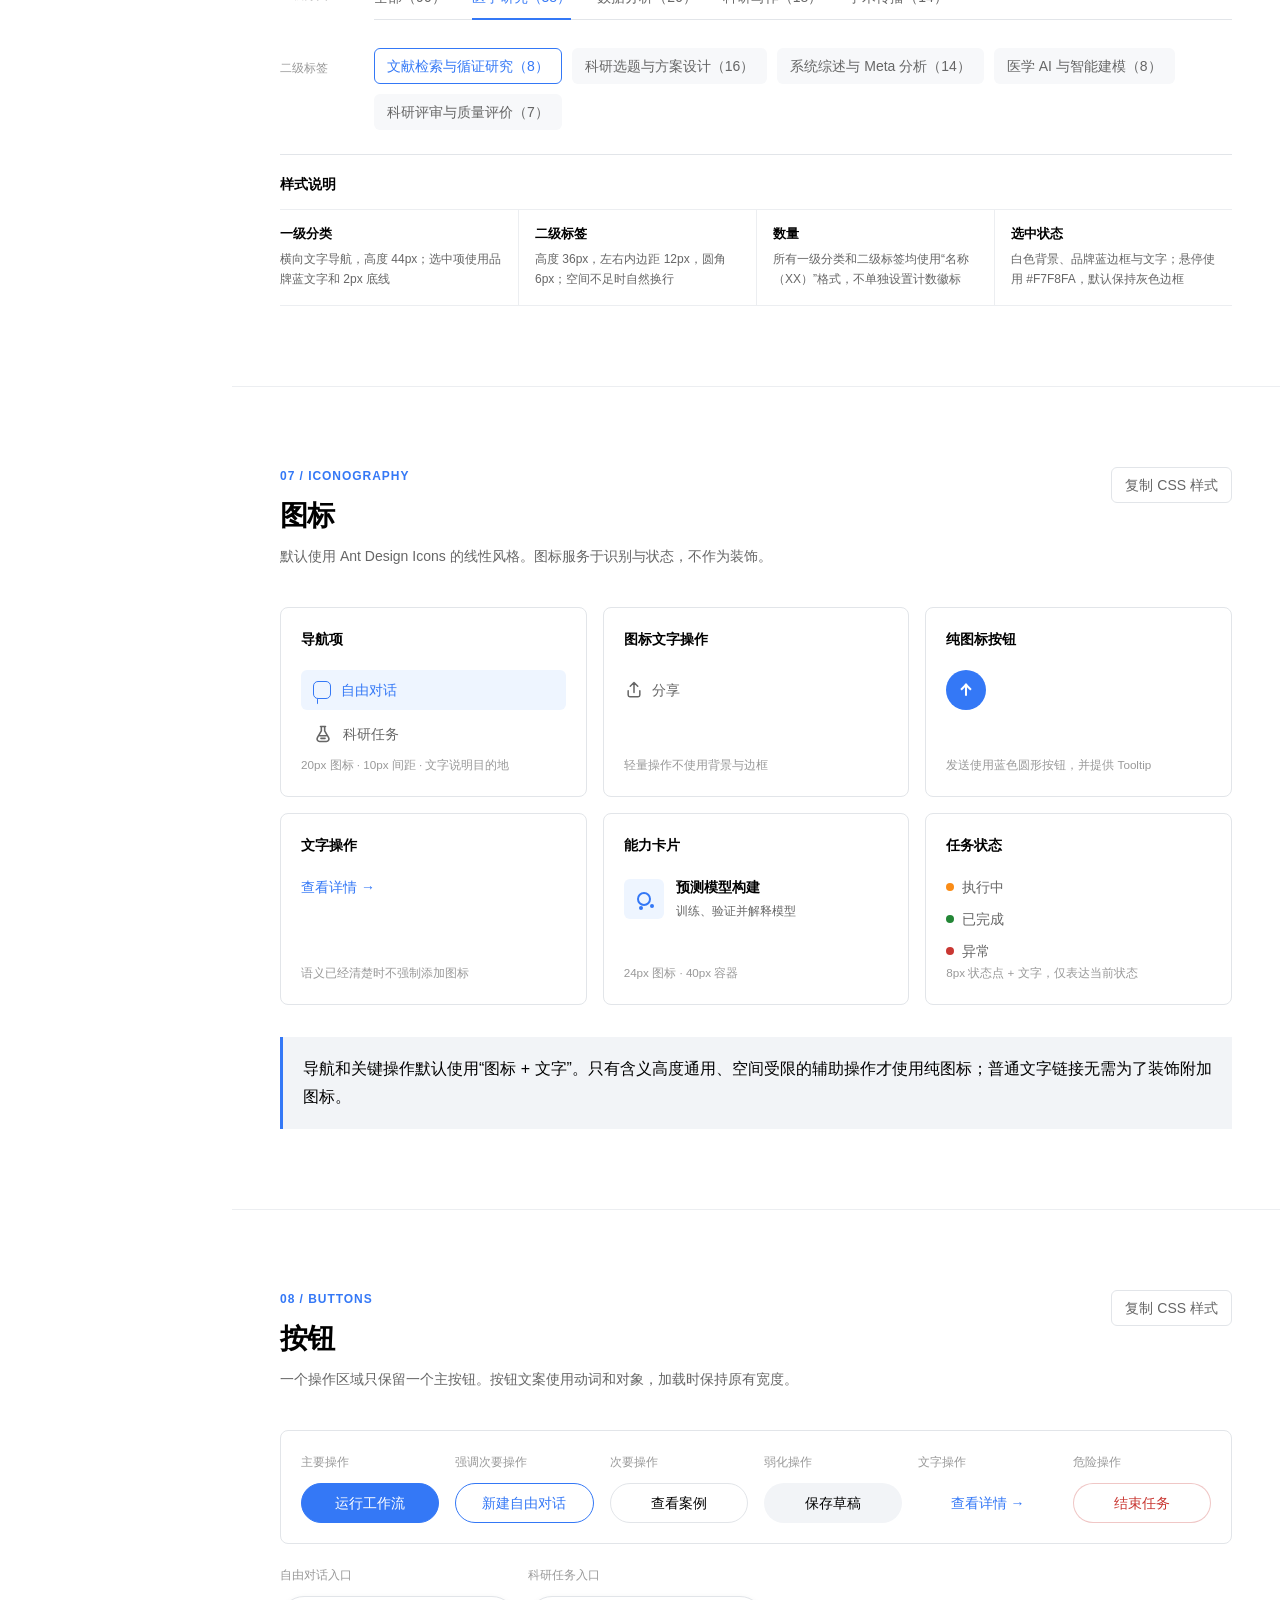
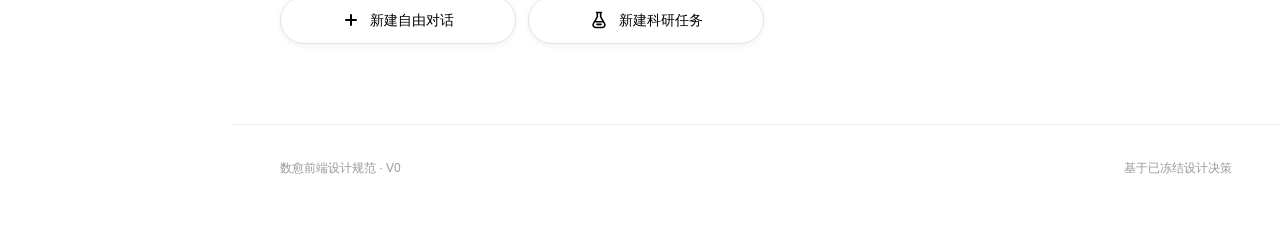
<file: design-spec/index.html>
<!doctype html>
<html lang="zh-CN">
  <head>
    <meta charset="UTF-8" />
    <meta name="viewport" content="width=device-width, initial-scale=1.0" />
    <meta name="description" content="数愈 AI 科研平台前端设计规范" />
    <title>数愈前端设计规范</title>
    <link rel="stylesheet" href="./style.css" />
  </head>
  <body>
    <a class="skip-link" href="#main">跳到主要内容</a>
    <header class="topbar">
      <a class="brand" href="#overview" aria-label="数愈前端设计规范首页">
        <img src="../visitor/assets/shuyu-logo.png" alt="数愈科研" />
        <span class="brand-divider" aria-hidden="true"></span>
        <span>前端设计规范</span>
      </a>
      <nav class="channel-nav" aria-label="规范频道">
        <a class="active" href="./index.html">设计规范</a>
        <a href="./skeleton.html">全局骨架</a>
        <a href="./free-chat.html">自由对话</a>
        <a href="./task-chat.html">任务对话</a>
        <a href="./workflows.html">能力频道页</a>
        <a href="./workflow-detail.html">能力详情页</a>
      </nav>
      <div class="version">V1 · 已冻结</div>
    </header>

    <div class="docs-shell">
      <aside class="toc" aria-label="本页目录">
        <p class="toc-label">设计规范</p>
        <nav>
          <a class="active" href="#overview">设计原则</a>
          <a href="#colors">色彩</a>
          <a href="#typography">字体</a>
          <a href="#spacing">间距与圆角</a>
          <a href="#layers">层级与容器</a>
          <a href="#navigation">导航 &amp; 频道切换</a>
          <a href="#filters">筛选</a>
          <a href="#icons">图标</a>
          <a href="#buttons">按钮</a>
        </nav>
        <div class="toc-note">
          <span class="status-dot"></span>
          <div><strong>已冻结规则</strong><small>基于 Ant Design X</small></div>
        </div>
      </aside>

      <main id="main" class="content">
        <section id="overview" class="hero doc-section" data-title="设计原则">
          <div class="eyebrow">SHUYU DESIGN SYSTEM</div>
          <h1>为可信科研，建立清楚的界面秩序</h1>
          <p class="hero-lead">数愈采用开放式、内容驱动的极简设计。通过排版、留白和清晰状态组织复杂科研过程，只在独立对象需要强调时使用卡片。</p>
          <div class="principle-row" aria-label="核心设计原则">
            <div><span>01</span><strong>内容先于容器</strong><p>先组织阅读顺序，再决定是否需要边框。</p></div>
            <div><span>02</span><strong>过程真实可见</strong><p>每个状态都对应真实执行记录与证据。</p></div>
            <div><span>03</span><strong>强调保持克制</strong><p>一种内容只使用一种主要强调方式。</p></div>
          </div>
        </section>

        <section id="colors" class="doc-section" data-title="色彩">
          <header class="section-heading">
            <div><p class="section-index">01 / COLOR</p><h2>色彩</h2><p>中性工作台承载内容，蓝色表达核心交互，亮橙色只用于需要关注的过程状态。</p></div>
            <button class="copy-css" data-copy="colors" type="button">复制 CSS 样式</button>
          </header>
          <div class="color-groups">
            <article class="sample-block">
              <h3>基础表面</h3>
              <div class="swatch-row">
                <div class="swatch"><span style="--swatch:#F7F8FA"></span><strong>基础背景</strong><code>#F7F8FA</code></div>
                <div class="swatch"><span style="--swatch:#FFFFFF"></span><strong>内容表面</strong><code>#FFFFFF</code></div>
                <div class="swatch"><span style="--swatch:#F2F4F7"></span><strong>弱化背景</strong><code>#F2F4F7</code></div>
                <div class="swatch"><span style="--swatch:#ECEFF3"></span><strong>悬停背景</strong><code>#ECEFF3</code></div>
              </div>
            </article>
            <article class="sample-block">
              <h3>文字与边界</h3>
              <div class="swatch-row">
                <div class="swatch"><span style="--swatch:#000000"></span><strong>主要文字</strong><code>#000000</code></div>
                <div class="swatch"><span style="--swatch:#666666"></span><strong>次要文字</strong><code>#666666</code></div>
                <div class="swatch"><span style="--swatch:#999999"></span><strong>辅助文字</strong><code>#999999</code></div>
                <div class="swatch"><span style="--swatch:#E2E5E9"></span><strong>边框</strong><code>#E2E5E9</code></div>
              </div>
            </article>
            <article class="sample-block">
              <h3>品牌与状态</h3>
              <div class="swatch-row">
                <div class="swatch"><span style="--swatch:#3478F6"></span><strong>品牌蓝</strong><code>#3478F6</code></div>
                <div class="swatch"><span style="--swatch:#FA8C16"></span><strong>执行橙</strong><code>#FA8C16</code></div>
                <div class="swatch"><span style="--swatch:#238636"></span><strong>完成绿</strong><code>#238636</code></div>
                <div class="swatch"><span style="--swatch:#C93732"></span><strong>错误红</strong><code>#C93732</code></div>
              </div>
            </article>
          </div>
        </section>

        <section id="typography" class="doc-section" data-title="字体">
          <header class="section-heading">
            <div><p class="section-index">02 / TYPOGRAPHY</p><h2>字体</h2><p>使用系统无衬线字体，以有限的字号与字重建立稳定、适合长时间阅读的科研界面。</p></div>
            <button class="copy-css" data-copy="typography" type="button">复制 CSS 样式</button>
          </header>
          <div class="type-specimens">
            <div class="type-row hero-type"><span>Hero</span><p>从问题走向可信的科研成果</p><code>40 / 52 · 600</code></div>
            <div class="type-row title-type"><span>页面标题</span><p>临床预测模型构建</p><code>20 / 28 · 600</code></div>
            <div class="type-row section-type"><span>章节标题</span><p>研究设计与数据准备</p><code>18 / 26 · 600</code></div>
            <div class="type-row body-type"><span>阅读正文</span><p>所有结论都应关联到可核验的输入、方法与阶段性证据。</p><code>16 / 26 · 400</code></div>
            <div class="type-row ui-body-type"><span>界面正文</span><p>用于导航、表单、按钮说明与其他紧凑界面信息。</p><code>14 / 22 · 400</code></div>
            <div class="type-row meta-type"><span>辅助信息</span><p>更新于 2026-09-09 · 数愈科研维护</p><code>12 / 18 · 400</code></div>
          </div>
        </section>

        <section id="spacing" class="doc-section" data-title="间距与圆角">
          <header class="section-heading">
            <div><p class="section-index">03 / GEOMETRY</p><h2>间距与圆角</h2><p>统一的节奏比更多装饰更能建立层级。页面章节保持呼吸，控件圆角按对象尺度递进。</p></div>
            <button class="copy-css" data-copy="geometry" type="button">复制 CSS 样式</button>
          </header>
          <div class="geometry-grid">
            <article class="sample-block spacing-demo">
              <h3>间距标尺</h3>
              <div class="ruler"><span>4</span><i style="--w:4px"></i></div>
              <div class="ruler"><span>8</span><i style="--w:8px"></i></div>
              <div class="ruler"><span>12</span><i style="--w:12px"></i></div>
              <div class="ruler"><span>16</span><i style="--w:16px"></i></div>
              <div class="ruler"><span>24</span><i style="--w:24px"></i></div>
              <div class="ruler"><span>32</span><i style="--w:32px"></i></div>
              <div class="ruler"><span>48</span><i style="--w:48px"></i></div>
              <div class="ruler"><span>64</span><i style="--w:64px"></i></div>
            </article>
            <article class="sample-block radius-demo">
              <h3>圆角层级</h3>
              <div class="radius-list">
                <div><i style="--r:6px"></i><span>6px<small>标签 / 筛选 / 紧凑控件</small></span></div>
                <div><i style="--r:8px"></i><span>8px<small>独立卡片 / 大容器</small></span></div>
                <div><i style="--r:16px"></i><span>16px<small>对话大输入框</small></span></div>
                <div><i class="radius-circle"></i><span>圆形 / 胶囊<small>行动按钮 / 头像 / 状态</small></span></div>
              </div>
            </article>
          </div>
        </section>

        <section id="layers" class="doc-section" data-title="层级与容器">
          <header class="section-heading">
            <div><p class="section-index">04 / LAYOUT</p><h2>层级与容器</h2><p>开放式布局允许使用卡片和边框，但同一语义层级只建立一次容器边界，避免卡片套卡片。</p></div>
            <button class="copy-css" data-copy="layers" type="button">复制 CSS 样式</button>
          </header>
          <div class="real-cases">
            <article class="real-case">
              <header class="case-heading"><div><span>真实案例 01</span><h3>痛点与价值：重复信息组</h3></div><p>去掉章节外框、条目卡片和内容色块的三层嵌套。章节保持开放，每个问题使用一行，两列内容依靠排版对齐。</p></header>
              <div class="case-example-label bad"><span></span>错误示例</div>
              <div class="bad-pain-value">
                <h4>痛点与价值</h4>
                <div><strong>读了很多文献，但创新点不清楚</strong><section><p><b>常见痛点</b>摘要堆叠，创新点难以提炼。</p><p><b>工作流价值</b>识别限制并生成创新点。</p></section></div>
                <div><strong>想法容易脱离证据</strong><section><p><b>常见痛点</b>无法说明研究空白来源。</p><p><b>工作流价值</b>保留真实引用依据。</p></section></div>
              </div>
              <div class="case-example-label good"><span></span>推荐示例</div>
              <div class="mapping-table-wrap">
                <table class="mapping-table">
                  <thead><tr><th>研究问题</th><th class="pain-head">研究痛点</th><th class="value-head">工作流价值</th></tr></thead>
                  <tbody>
                    <tr><th>读了很多文献，但创新点不清楚</th><td class="pain-cell">人工阅读常形成摘要堆叠，难以识别共同暴露的问题和可利用的空白。</td><td class="value-cell">识别共同限制与未探索组合，再生成有文献支持的创新点。</td></tr>
                    <tr><th>想法容易脱离证据</th><td class="pain-cell">直接凭经验生成的方向，往往无法说明研究空白来自哪里。</td><td class="value-cell">要求创新点建立在真实论文材料上，并保留引用依据。</td></tr>
                  </tbody>
                </table>
              </div>
              <p class="case-rule"><strong>规则：</strong>存在明确横向映射关系时直接使用表格；表头、网格和轻量语义色共同强化对应关系。</p>
            </article>

            <article class="real-case">
              <header class="case-heading"><div><span>真实案例 02</span><h3>输入与交付：并列功能区</h3></div><p>输入和结果是两个可独立操作的对象，可以各使用一层区域边界。区域内部只保留必要的表单边框、上传占位和列表分隔。</p></header>
              <div class="case-example-label bad"><span></span>错误示例</div>
              <div class="bad-input-output">
                <section><h4>输入字段</h4><div><label>具体领域</label><p>宫颈癌肝转移预后</p></div><div><label>临床现象</label><p>已经发生肝转移后还能活多久？</p></div></section>
                <section><h4>结果文件</h4><div class="bad-upload">暂无上传文件</div><div class="bad-file">▧ best_idea_deep_dive.md</div><div class="bad-file">▧ research_proposal.md</div></section>
              </div>
              <div class="case-example-label good"><span></span>推荐示例</div>
              <div class="input-output-demo">
                <section class="functional-pane">
                  <h4>输入字段</h4>
                  <label>具体领域<input value="宫颈癌肝转移预后" readonly></label>
                  <label>临床现象、需求或困惑<textarea readonly>已经发生肝转移后还能活多久？哪些患者更容易发展成肝转移？</textarea></label>
                  <div class="config-line"><span class="mode-tag">深度模式</span><span class="language-tag">中文输出</span><span class="style-tag">正式</span></div>
                </section>
                <section class="functional-pane">
                  <h4>交付文件 <button type="button">全部下载</button></h4>
                  <div class="upload-empty">暂无上传文件</div>
                  <div class="file-list">
                    <div><p><strong>best_idea_deep_dive.md</strong><small>研究方向深度分析</small></p><button type="button" aria-label="下载">↓</button></div>
                    <div><p><strong>research_proposal.md</strong><small>完整研究方案</small></p><button type="button" aria-label="下载">↓</button></div>
                    <div><p><strong>timeline.md</strong><small>研究推进计划</small></p><button type="button" aria-label="下载">↓</button></div>
                  </div>
                </section>
              </div>
              <p class="case-rule"><strong>规则：</strong>并列内容使用开放双栏和一条分隔线；灰色虚线表示等待上传，浅绿色背景与边框表示已经完成、可以交付。</p>
            </article>
          </div>
          <div class="boundary-rules">
            <p><strong>可以使用</strong><span>独立卡片、表格边框、输入框、上传虚线框、区域分隔线。</span></p>
            <p><strong>组织方式</strong><span>页面保持开放；同级卡片并列或顺序排列，每张卡片只承载一个独立对象。</span></p>
            <p><strong>禁止方式</strong><span>大卡片内再放同类小卡片，小卡片内部继续添加色块和边框。</span></p>
          </div>
          <blockquote>边框负责说明“这里是一个对象”，不是负责装饰每一层内容。先确定语义层级，再为该层级建立一次清晰边界。</blockquote>
        </section>

        <section id="navigation" class="doc-section" data-title="导航 &amp; 频道切换">
          <header class="section-heading">
            <div><p class="section-index">05 / NAVIGATION</p><h2>导航 &amp; 频道切换</h2><p>本章节包含两个独立模块：锚点导航用于定位页面章节，频道切换用于切换自由对话与科研任务模式。</p></div>
            <button class="copy-css" data-copy="navigation" type="button">复制 CSS 样式</button>
          </header>
          <article class="navigation-module">
            <h3>锚点导航</h3><p>随页面滚动吸附在内容顶部，点击定位到当前详情页章节。</p>
            <div class="anchor-navigation-demo"><a class="active" href="#navigation" aria-current="true">工作流介绍</a><a href="#navigation">适用场景</a><a href="#navigation">执行流程</a><a href="#navigation">输入与交付</a><a href="#navigation">常见问题</a></div>
            <div class="style-description"><h3>样式说明</h3><dl><div><dt>容器</dt><dd>高度 64px，白色背景，仅保留底部 #E2E5E9 分隔线，吸附在内容顶部</dd></div><div><dt>默认状态</dt><dd>#666 文字、400 字重，不使用按钮背景、边框或图标</dd></div><div><dt>选中状态</dt><dd>品牌蓝文字、500 字重，底部显示 2px 同色指示线</dd></div><div><dt>布局与行为</dt><dd>导航项高 48px、间距 28px；点击定位或模拟切换当前章节</dd></div></dl></div>
          </article>
          <article class="navigation-module">
            <h3>频道切换</h3><p>独立的模式切换控件，用于在自由对话与科研任务之间切换。</p>
            <div class="channel-switch-demo"><div class="channel-switch" role="tablist" aria-label="对话模式"><a class="active" href="#" role="tab" aria-selected="true"><svg class="channel-chat-icon" viewBox="0 0 24 24" aria-hidden="true"><path d="M4 5.5h12a3 3 0 0 1 3 3v5a3 3 0 0 1-3 3H9l-4.5 3v-3.5A3 3 0 0 1 2 13V8.5a3 3 0 0 1 2-3Z"/><path d="M19 9.5h1a2 2 0 0 1 2 2V16a2 2 0 0 1-2 2h-1v2l-3-2"/></svg>自由对话</a><a href="#" role="tab" aria-selected="false"><svg class="research-icon" viewBox="0 0 24 24" aria-hidden="true"><path d="M9 3h6M10 3v5.2l-4.7 8.1A3.1 3.1 0 0 0 8 21h8a3.1 3.1 0 0 0 2.7-4.7L14 8.2V3M8.2 14h7.6M9.5 17.2h5"/></svg>科研任务</a></div></div>
            <div class="style-description"><h3>样式说明</h3><dl><div><dt>默认轨道</dt><dd>总宽 292px、高度 48px，白色背景、#E2E5E9 边框和胶囊圆角</dd></div><div><dt>默认选项</dt><dd>两个选项各宽 146px、高 48px；图标 20px，图文间距 8px，文字 14px / 22px</dd></div><div><dt>选中状态</dt><dd>高度提升至 52px，上下浮出 2px；#E3EDFF 背景、品牌蓝边框与图文，并增加蓝色轻阴影</dd></div><div><dt>行为</dt><dd>两个模式互斥，切换后保留各自最近一次会话状态</dd></div></dl></div>
          </article>
        </section>

        <section id="filters" class="doc-section" data-title="筛选">
          <header class="section-heading">
            <div><p class="section-index">06 / FILTER</p><h2>筛选</h2><p>筛选用于缩小内容范围。按字段分组、横向排列，默认保持轻量；只有已选条件使用品牌蓝强调。</p></div>
            <button class="copy-css" data-copy="filters" type="button">复制 CSS 样式</button>
          </header>
          <div class="filter-specimen">
            <div class="primary-filter"><span>一级分类</span><div><button>全部（96）</button><button class="active">医学研究（38）</button><button>数据分析（26）</button><button>科研写作（18）</button><button>学术传播（14）</button></div></div>
            <div class="secondary-filter"><span>二级标签</span><div><button class="active">文献检索与循证研究（8）</button><button>科研选题与方案设计（16）</button><button>系统综述与 Meta 分析（14）</button><button>医学 AI 与智能建模（8）</button><button>科研评审与质量评价（7）</button></div></div>
          </div>
          <div class="style-description"><h3>样式说明</h3><dl><div><dt>一级分类</dt><dd>横向文字导航，高度 44px；选中项使用品牌蓝文字和 2px 底线</dd></div><div><dt>二级标签</dt><dd>高度 36px，左右内边距 12px，圆角 6px；空间不足时自然换行</dd></div><div><dt>数量</dt><dd>所有一级分类和二级标签均使用“名称（XX）”格式，不单独设置计数徽标</dd></div><div><dt>选中状态</dt><dd>白色背景、品牌蓝边框与文字；悬停使用 #F7F8FA，默认保持灰色边框</dd></div></dl></div>
        </section>

        <section id="icons" class="doc-section" data-title="图标">
          <header class="section-heading">
            <div><p class="section-index">07 / ICONOGRAPHY</p><h2>图标</h2><p>默认使用 Ant Design Icons 的线性风格。图标服务于识别与状态，不作为装饰。</p></div>
            <button class="copy-css" data-copy="icons" type="button">复制 CSS 样式</button>
          </header>
          <div class="icon-scenarios">
            <article class="sample-block"><h3>导航项</h3><div class="nav-demo"><span class="nav-demo-item active"><span class="icon chat"></span>自由对话</span><span class="nav-demo-item"><svg class="research-icon" viewBox="0 0 24 24" aria-hidden="true"><path d="M9 3h6M10 3v5.2l-4.7 8.1A3.1 3.1 0 0 0 8 21h8a3.1 3.1 0 0 0 2.7-4.7L14 8.2V3M8.2 14h7.6M9.5 17.2h5"/></svg>科研任务</span></div><small>20px 图标 · 10px 间距 · 文字说明目的地</small></article>
            <article class="sample-block"><h3>图标文字操作</h3><button class="icon-text-action" type="button"><svg class="share-icon" viewBox="0 0 24 24" aria-hidden="true"><path d="M12 3v12M7.5 7.5 12 3l4.5 4.5M5 13v5a2 2 0 0 0 2 2h10a2 2 0 0 0 2-2v-5"/></svg>分享</button><small>轻量操作不使用背景与边框</small></article>
            <article class="sample-block"><h3>纯图标按钮</h3><button class="icon-only send" type="button" aria-label="发送" title="发送"><span class="send-icon"></span></button><small>发送使用蓝色圆形按钮，并提供 Tooltip</small></article>
            <article class="sample-block"><h3>文字操作</h3><a class="text-action" href="#">查看详情 →</a><small>语义已经清楚时不强制添加图标</small></article>
            <article class="sample-block"><h3>能力卡片</h3><div class="capability-mini"><span class="icon-box"><span class="icon nodes"></span></span><div><strong>预测模型构建</strong><p>训练、验证并解释模型</p></div></div><small>24px 图标 · 40px 容器</small></article>
            <article class="sample-block"><h3>任务状态</h3><div class="status-list"><span><i class="state running"></i>执行中</span><span><i class="state complete"></i>已完成</span><span><i class="state error"></i>异常</span></div><small>8px 状态点 + 文字，仅表达当前状态</small></article>
          </div>
          <blockquote>导航和关键操作默认使用“图标 + 文字”。只有含义高度通用、空间受限的辅助操作才使用纯图标；普通文字链接无需为了装饰附加图标。</blockquote>
        </section>

        <section id="buttons" class="doc-section" data-title="按钮">
          <header class="section-heading">
            <div><p class="section-index">08 / BUTTONS</p><h2>按钮</h2><p>一个操作区域只保留一个主按钮。按钮文案使用动词和对象，加载时保持原有宽度。</p></div>
            <button class="copy-css" data-copy="buttons" type="button">复制 CSS 样式</button>
          </header>
          <div class="button-showcase sample-block">
            <div><span class="sample-label">主要操作</span><button class="btn primary">运行工作流</button></div>
            <div><span class="sample-label">强调次要操作</span><button class="btn primary-outline">新建自由对话</button></div>
            <div><span class="sample-label">次要操作</span><button class="btn secondary">查看案例</button></div>
            <div><span class="sample-label">弱化操作</span><button class="btn tonal">保存草稿</button></div>
            <div><span class="sample-label">文字操作</span><button class="btn text">查看详情 →</button></div>
            <div><span class="sample-label">危险操作</span><button class="btn danger">结束任务</button></div>
          </div>
          <div class="creation-actions">
            <div><span>自由对话入口</span><button class="creation secondary"><span class="icon plus"></span>新建自由对话</button></div>
            <div><span>科研任务入口</span><button class="creation secondary"><svg class="research-icon" viewBox="0 0 24 24" aria-hidden="true"><path d="M9 3h6M10 3v5.2l-4.7 8.1A3.1 3.1 0 0 0 8 21h8a3.1 3.1 0 0 0 2.7-4.7L14 8.2V3M8.2 14h7.6M9.5 17.2h5"/></svg>新建科研任务</button></div>
          </div>
        </section>

        <footer class="footer"><span>数愈前端设计规范 · V0</span><span>基于已冻结设计决策</span></footer>
      </main>
    </div>

    <div class="toast" role="status" aria-live="polite"></div>
    <script src="./app.js"></script>
  </body>
</html>
</file>
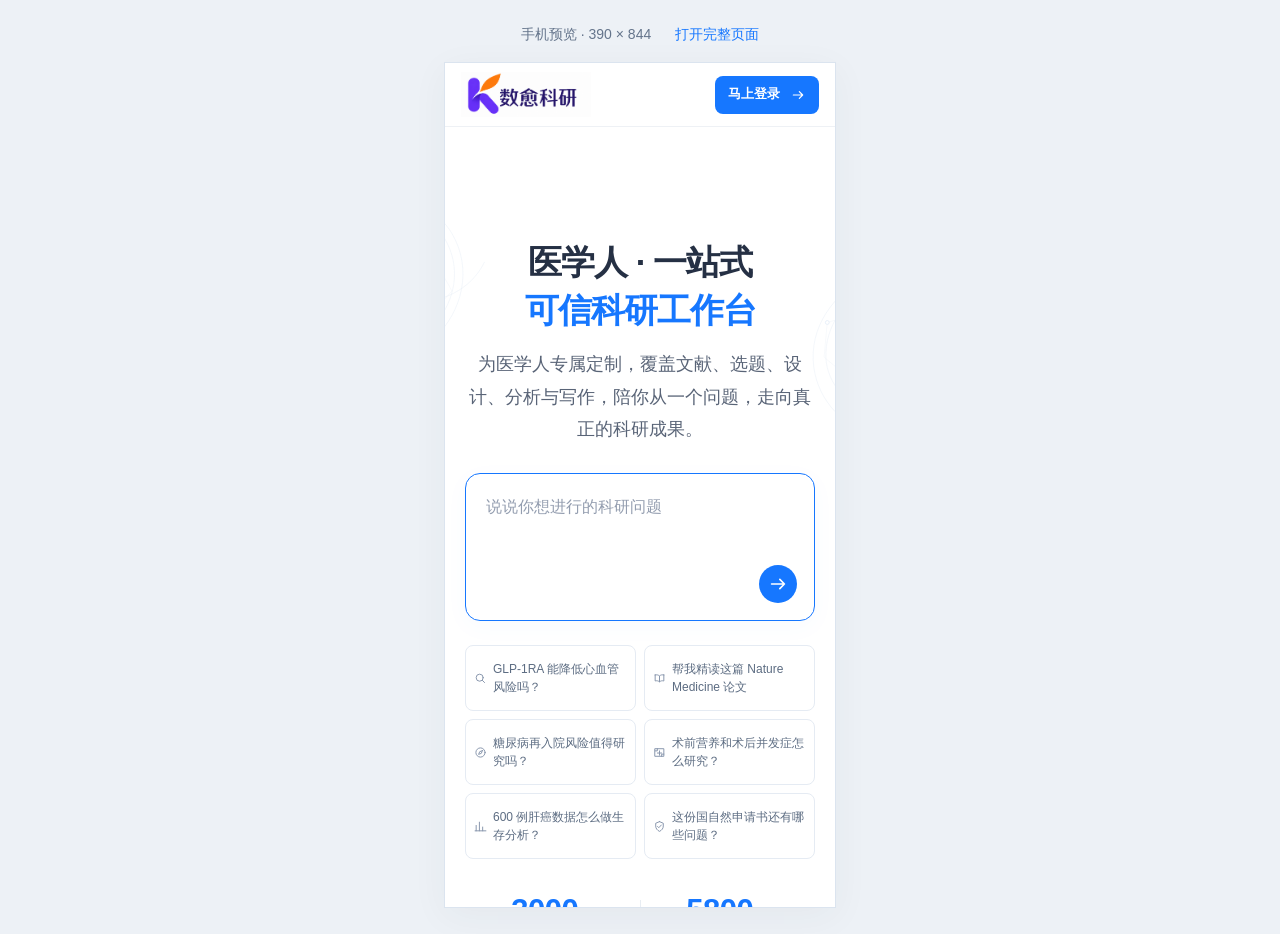
<file: mobile-preview.html>
<!doctype html>
<html lang="zh-CN">
<head><meta charset="UTF-8"><meta name="viewport" content="width=device-width,initial-scale=1"><title>数愈科研 · 手机预览</title><style>body{margin:0;background:#edf1f6;font:14px "PingFang SC",sans-serif;color:#64748b;display:flex;flex-direction:column;align-items:center;padding:26px 0}p{margin:0 0 18px}a{color:#1677ff;text-decoration:none;margin-left:20px}iframe{width:390px;height:844px;max-width:100%;border:1px solid #dbe4ef;box-shadow:0 8px 35px #26394a0c;background:white}</style></head>
<body><p>手机预览 · 390 × 844 <a href="./index.html">打开完整页面</a></p><iframe src="./index.html" title="数愈首页手机预览"></iframe><script>if(location.hash)document.querySelector("iframe").src="./index.html"+location.hash;</script></body>
</html>
</file>
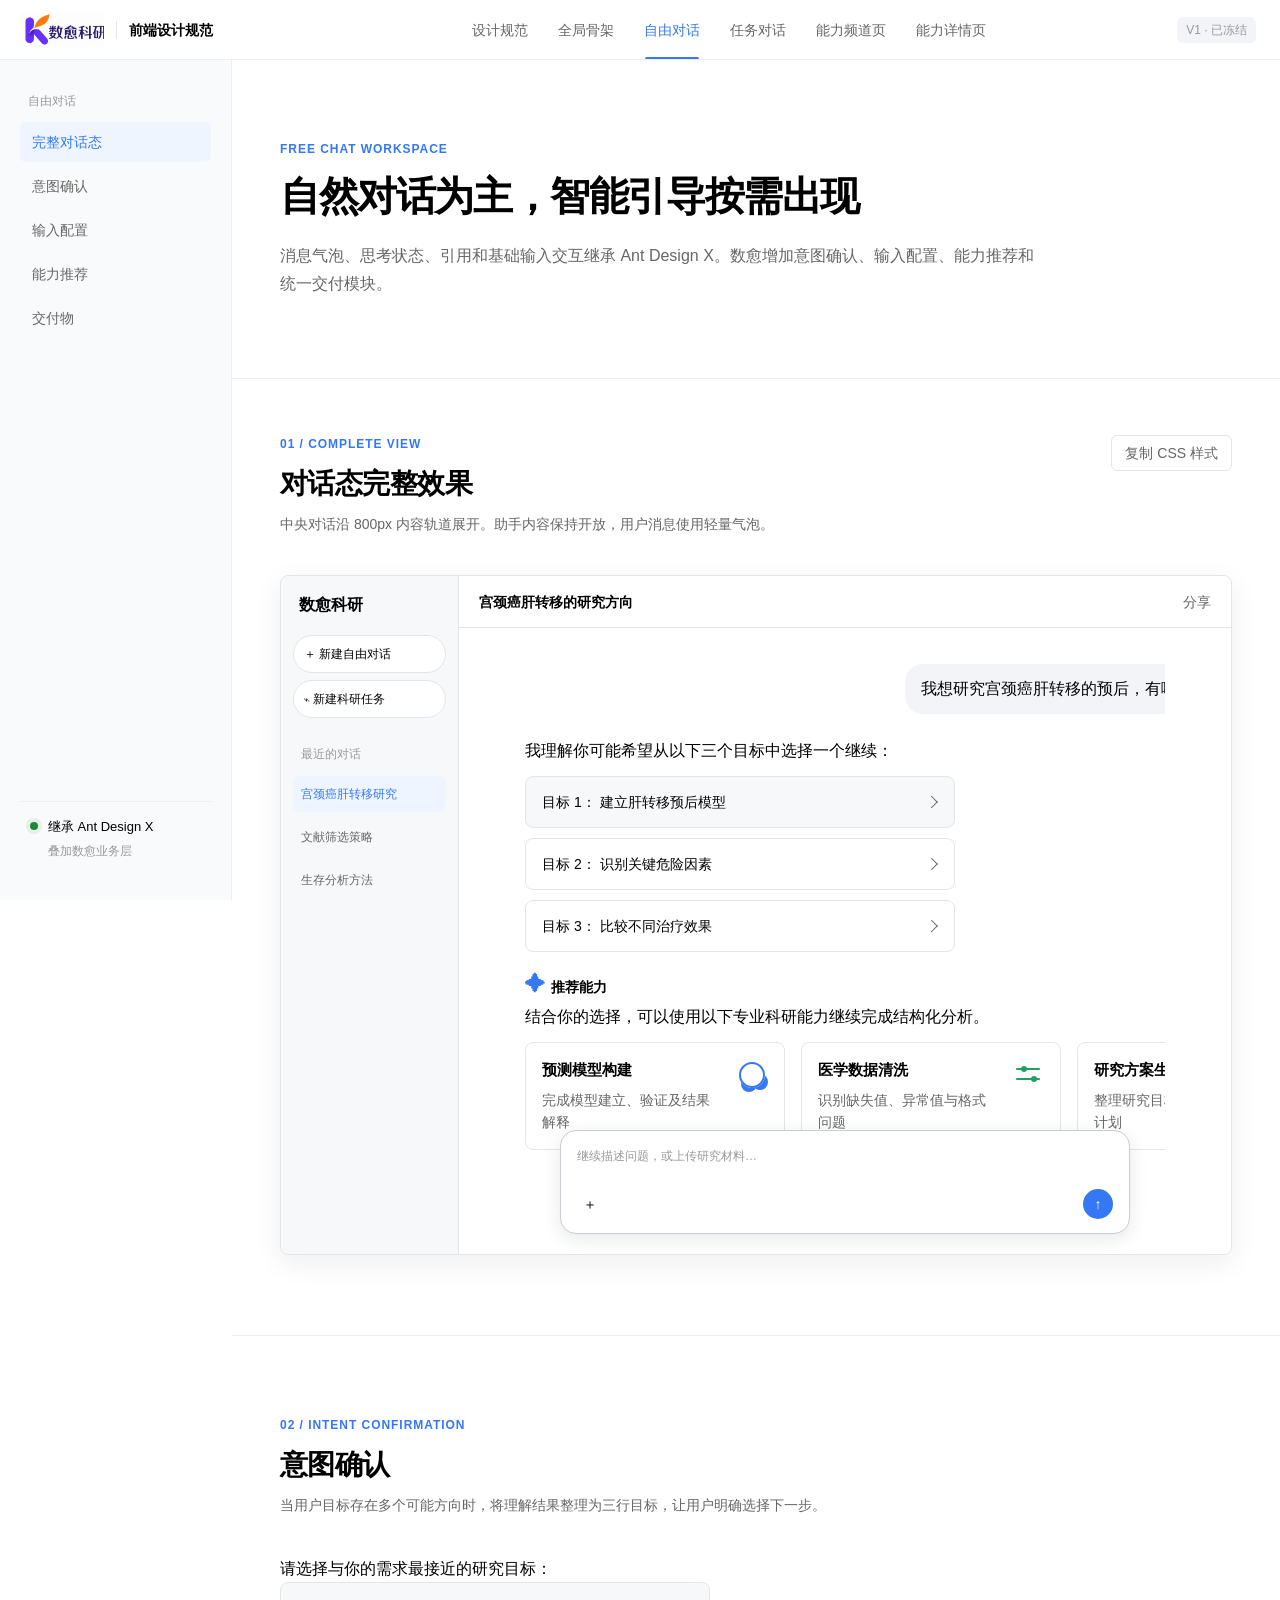
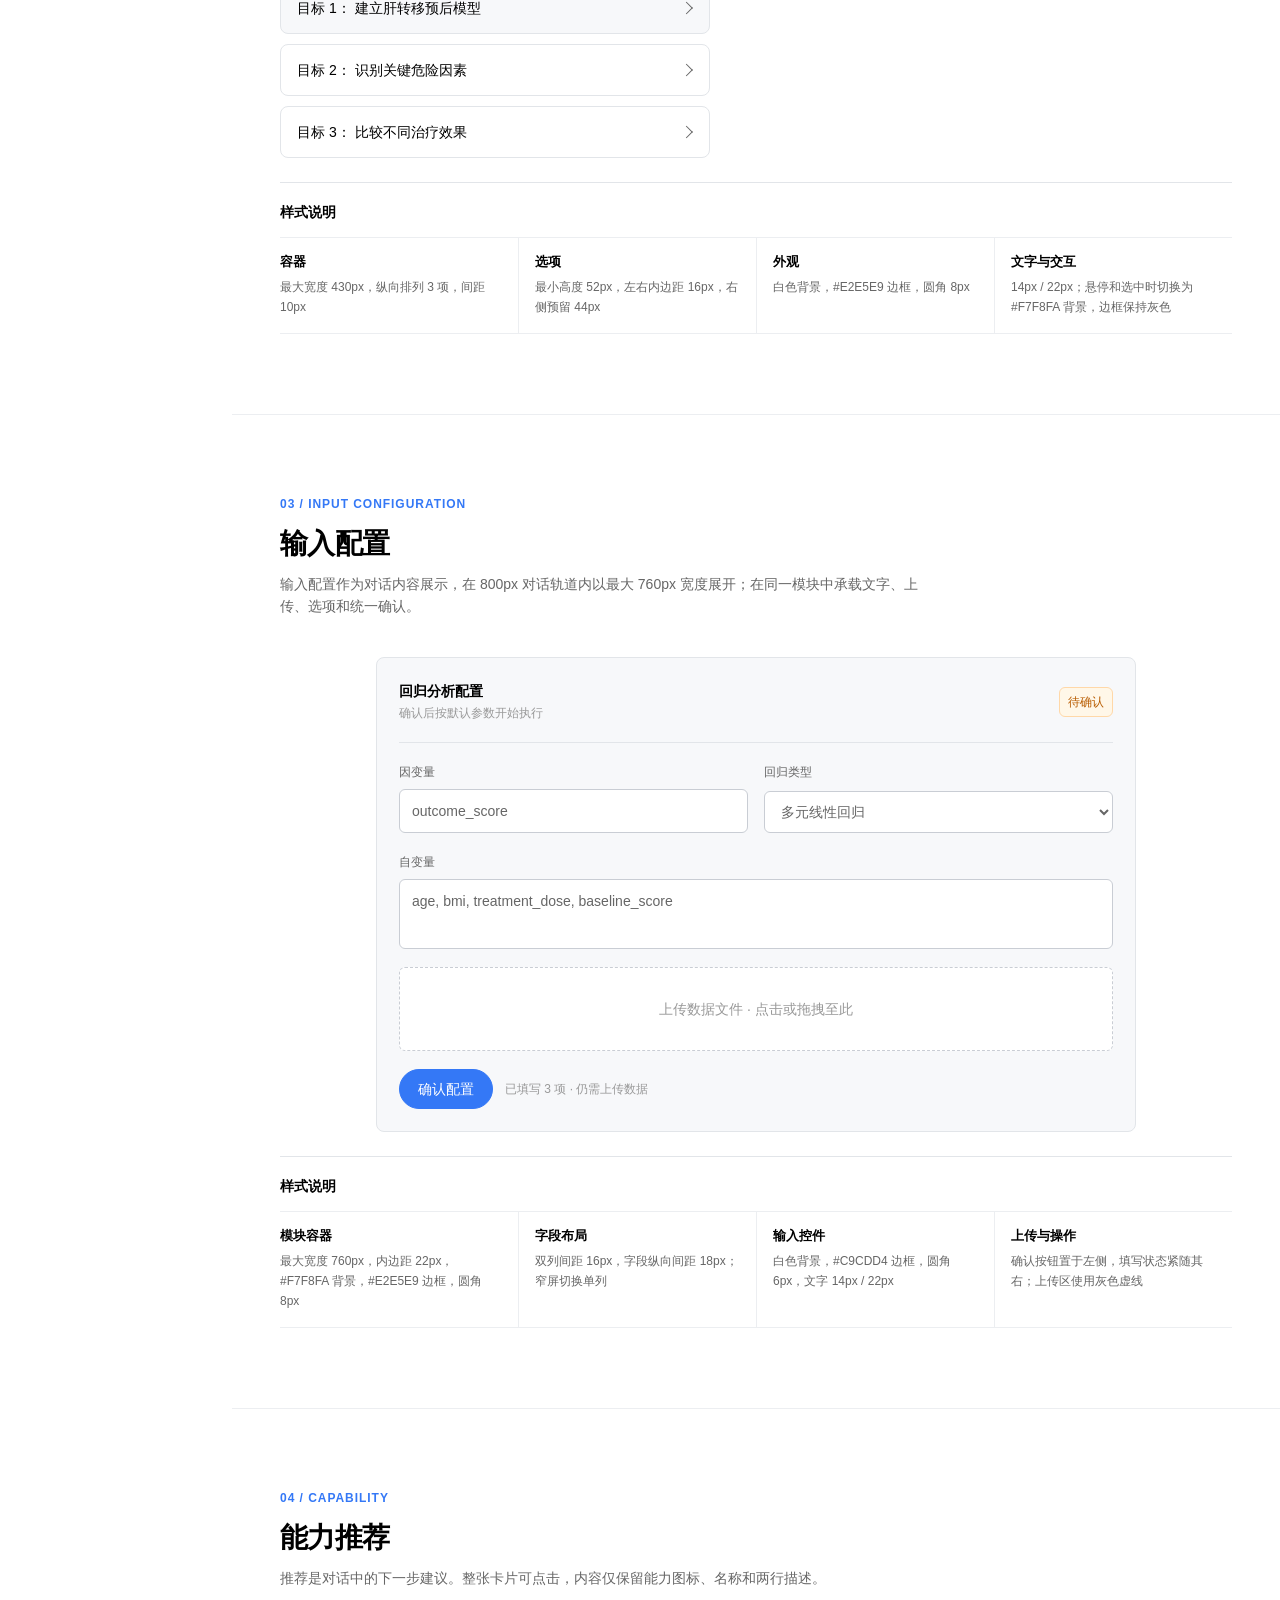
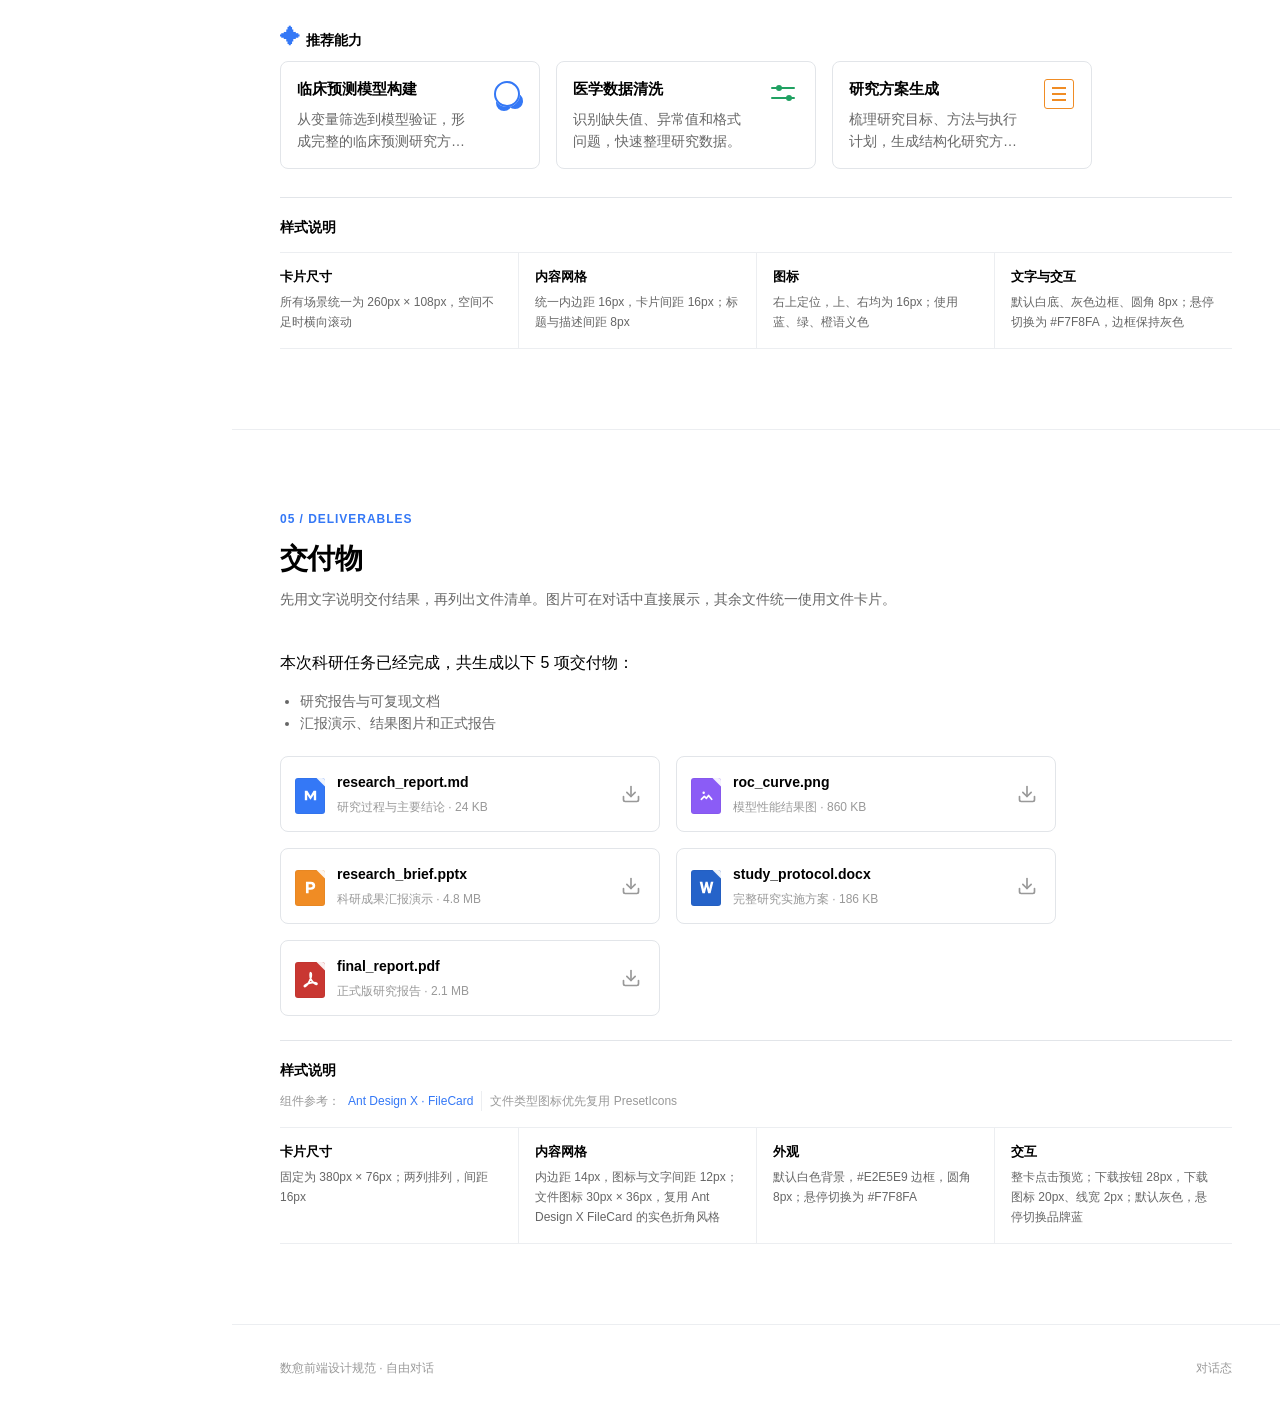
<file: design-spec/free-chat.html>
<!doctype html><html lang="zh-CN"><head><meta charset="UTF-8"><meta name="viewport" content="width=device-width,initial-scale=1"><meta name="description" content="数愈自由对话工作区规范"><title>自由对话 · 数愈设计规范</title><link rel="stylesheet" href="./style.css"></head>
<body><a class="skip-link" href="#main">跳到主要内容</a>
<header class="topbar"><a class="brand" href="./index.html"><img src="../visitor/assets/shuyu-logo.png" alt="数愈科研"><span class="brand-divider"></span><span>前端设计规范</span></a><nav class="channel-nav"><a href="./index.html">设计规范</a><a href="./skeleton.html">全局骨架</a><a class="active" href="./free-chat.html">自由对话</a><a href="./task-chat.html">任务对话</a><a href="./workflows.html">能力频道页</a><a href="./workflow-detail.html">能力详情页</a></nav><div class="version">V1 · 已冻结</div></header>
<div class="docs-shell"><aside class="toc"><p class="toc-label">自由对话</p><nav><a class="active" href="#chat-overview">完整对话态</a><a href="#chat-guidance">意图确认</a><a href="#chat-config">输入配置</a><a href="#chat-capability">能力推荐</a><a href="#chat-delivery">交付物</a></nav><div class="toc-note"><span class="status-dot"></span><div><strong>继承 Ant Design X</strong><small>叠加数愈业务层</small></div></div></aside>
<main id="main" class="content">
  <section id="chat-overview" class="page-hero doc-section"><p class="eyebrow">FREE CHAT WORKSPACE</p><h1>自然对话为主，智能引导按需出现</h1><p class="hero-lead">消息气泡、思考状态、引用和基础输入交互继承 Ant Design X。数愈增加意图确认、输入配置、能力推荐和统一交付模块。</p></section>
  <section class="doc-section preview-section"><header class="section-heading"><div><p class="section-index">01 / COMPLETE VIEW</p><h2>对话态完整效果</h2><p>中央对话沿 800px 内容轨道展开。助手内容保持开放，用户消息使用轻量气泡。</p></div><button class="copy-css" data-copy="freeChat" type="button">复制 CSS 样式</button></header>
    <div class="workspace-preview chat-preview">
      <aside class="mini-product-nav"><strong>数愈科研</strong><button class="mini-new">＋ 新建自由对话</button><button class="mini-new">⌁ 新建科研任务</button><small>最近的对话</small><button class="active">宫颈癌肝转移研究</button><button>文献筛选策略</button><button>生存分析方法</button></aside>
      <section class="mini-workspace"><header class="mini-header"><strong>宫颈癌肝转移的研究方向</strong><button class="icon-text-action">分享</button></header><div class="conversation-rail">
        <div class="user-message">我想研究宫颈癌肝转移的预后，有哪些值得深入的方向？</div>
        <article class="assistant-message no-avatar"><div><p>我理解你可能希望从以下三个目标中选择一个继续：</p><div class="intent-list"><button class="selected" aria-selected="true"><b>目标 1：</b><span>建立肝转移预后模型</span></button><button><b>目标 2：</b><span>识别关键危险因素</span></button><button><b>目标 3：</b><span>比较不同治疗效果</span></button></div></div></article>
        <article class="assistant-message no-avatar"><div><p class="recommendation-heading"><span class="recommend-icon"></span>推荐能力</p><p>结合你的选择，可以使用以下专业科研能力继续完成结构化分析。</p><div class="inline-capability-grid"><a class="inline-capability-card" href="./workflow-detail.html"><span class="ability-icon"><span class="icon nodes"></span></span><div><strong>预测模型构建</strong><span>完成模型建立、验证及结果解释</span></div></a><a class="inline-capability-card" href="./workflow-detail.html"><span class="ability-icon"><span class="icon clean"></span></span><div><strong>医学数据清洗</strong><span>识别缺失值、异常值与格式问题</span></div></a><a class="inline-capability-card" href="./workflow-detail.html"><span class="ability-icon"><span class="icon evidence"></span></span><div><strong>研究方案生成</strong><span>整理研究目标、方法和执行计划</span></div></a></div></div></article>
      </div><div class="mini-composer"><p>继续描述问题，或上传研究材料…</p><div><button>＋</button><span></span><button class="mini-send">↑</button></div></div></section>
    </div>
  </section>
<section id="chat-guidance" class="doc-section"><header class="section-heading"><div><p class="section-index">02 / INTENT CONFIRMATION</p><h2>意图确认</h2><p>当用户目标存在多个可能方向时，将理解结果整理为三行目标，让用户明确选择下一步。</p></div></header><div class="module-demo open-module"><p class="assistant-copy">请选择与你的需求最接近的研究目标：</p><div class="intent-list standalone"><button class="selected" aria-selected="true"><b>目标 1：</b><span>建立肝转移预后模型</span></button><button><b>目标 2：</b><span>识别关键危险因素</span></button><button><b>目标 3：</b><span>比较不同治疗效果</span></button></div></div><div class="style-description"><h3>样式说明</h3><dl><div><dt>容器</dt><dd>最大宽度 430px，纵向排列 3 项，间距 10px</dd></div><div><dt>选项</dt><dd>最小高度 52px，左右内边距 16px，右侧预留 44px</dd></div><div><dt>外观</dt><dd>白色背景，#E2E5E9 边框，圆角 12px</dd></div><div><dt>文字与交互</dt><dd>14px / 22px；悬停和选中时切换为 #F7F8FA 背景，边框保持灰色</dd></div></dl></div></section>
  <section id="chat-config" class="doc-section"><header class="section-heading"><div><p class="section-index">03 / INPUT CONFIGURATION</p><h2>输入配置</h2><p>输入配置作为对话内容展示，在 800px 对话轨道内以最大 760px 宽度展开；在同一模块中承载文字、上传、选项和统一确认。</p></div></header><div class="configuration-demo"><header><div><strong>回归分析配置</strong><span>确认后按默认参数开始执行</span></div><span class="config-state">待确认</span></header><div class="config-grid"><label>因变量<input value="outcome_score" readonly></label><label>回归类型<select><option>多元线性回归</option></select></label></div><label>自变量<textarea readonly>age, bmi, treatment_dose, baseline_score</textarea></label><div class="upload-zone-demo">上传数据文件 · 点击或拖拽至此</div><footer><button class="btn primary">确认配置</button><span>已填写 3 项 · 仍需上传数据</span></footer></div><div class="style-description"><h3>样式说明</h3><dl><div><dt>模块容器</dt><dd>最大宽度 760px，内边距 22px，#F7F8FA 背景，#E2E5E9 边框，圆角 8px</dd></div><div><dt>字段布局</dt><dd>双列间距 16px，字段纵向间距 18px；窄屏切换单列</dd></div><div><dt>输入控件</dt><dd>白色背景，#C9CDD4 边框，圆角 6px，文字 14px / 22px</dd></div><div><dt>上传与操作</dt><dd>确认按钮置于左侧，填写状态紧随其右；上传区使用灰色虚线</dd></div></dl></div></section>
<section id="chat-capability" class="doc-section"><header class="section-heading"><div><p class="section-index">04 / CAPABILITY</p><h2>能力推荐</h2><p>推荐是对话中的下一步建议。整张卡片可点击，内容仅保留能力图标、名称和两行描述。</p></div></header><div class="recommendation-heading"><span class="recommend-icon"></span>推荐能力</div><div class="capability-row"><a class="capability-card" href="./workflow-detail.html"><span class="ability-icon"><span class="icon nodes"></span></span><div><strong>临床预测模型构建</strong><p>从变量筛选到模型验证，形成完整的临床预测研究方案。</p></div></a><a class="capability-card" href="./workflow-detail.html"><span class="ability-icon"><span class="icon clean"></span></span><div><strong>医学数据清洗</strong><p>识别缺失值、异常值和格式问题，快速整理研究数据。</p></div></a><a class="capability-card" href="./workflow-detail.html"><span class="ability-icon"><span class="icon evidence"></span></span><div><strong>研究方案生成</strong><p>梳理研究目标、方法与执行计划，生成结构化研究方案。</p></div></a></div><div class="style-description"><h3>样式说明</h3><dl><div><dt>卡片尺寸</dt><dd>所有场景统一为 260px × 108px，空间不足时横向滚动</dd></div><div><dt>内容网格</dt><dd>统一内边距 16px，卡片间距 16px；标题与描述间距 8px</dd></div><div><dt>图标</dt><dd>右上定位，上、右均为 16px；使用蓝、绿、橙语义色</dd></div><div><dt>文字与交互</dt><dd>默认白底和灰色边框；悬停切换为 #F7F8FA 背景，边框保持灰色</dd></div></dl></div></section>
  <section id="chat-delivery" class="doc-section"><header class="section-heading"><div><p class="section-index">05 / DELIVERABLES</p><h2>交付物</h2><p>先用文字说明交付结果，再列出文件清单。图片可在对话中直接展示，其余文件统一使用文件卡片。</p></div></header><div class="delivery-demo"><p class="assistant-copy">本次科研任务已经完成，共生成以下 5 项交付物：</p><ul><li>研究报告与可复现文档</li><li>汇报演示、结果图片和正式报告</li></ul><div class="delivery-grid"><div class="delivery-card" tabindex="0"><span class="delivery-file-icon file-md">MD</span><div><strong>research_report.md</strong><span>研究过程与主要结论 · 24 KB</span></div><button aria-label="下载 Markdown 文件"><svg viewBox="0 0 24 24" aria-hidden="true"><path d="M12 3v12"/><path d="m17 10-5 5-5-5"/><path d="M21 15v4a2 2 0 0 1-2 2H5a2 2 0 0 1-2-2v-4"/></svg></button></div><div class="delivery-card" tabindex="0"><span class="delivery-file-icon file-image">IMG</span><div><strong>roc_curve.png</strong><span>模型性能结果图 · 860 KB</span></div><button aria-label="下载图片文件"><svg viewBox="0 0 24 24" aria-hidden="true"><path d="M12 3v12"/><path d="m17 10-5 5-5-5"/><path d="M21 15v4a2 2 0 0 1-2 2H5a2 2 0 0 1-2-2v-4"/></svg></button></div><div class="delivery-card" tabindex="0"><span class="delivery-file-icon file-ppt">PPT</span><div><strong>research_brief.pptx</strong><span>科研成果汇报演示 · 4.8 MB</span></div><button aria-label="下载演示文件"><svg viewBox="0 0 24 24" aria-hidden="true"><path d="M12 3v12"/><path d="m17 10-5 5-5-5"/><path d="M21 15v4a2 2 0 0 1-2 2H5a2 2 0 0 1-2-2v-4"/></svg></button></div><div class="delivery-card" tabindex="0"><span class="delivery-file-icon file-doc">DOC</span><div><strong>study_protocol.docx</strong><span>完整研究实施方案 · 186 KB</span></div><button aria-label="下载 Word 文件"><svg viewBox="0 0 24 24" aria-hidden="true"><path d="M12 3v12"/><path d="m17 10-5 5-5-5"/><path d="M21 15v4a2 2 0 0 1-2 2H5a2 2 0 0 1-2-2v-4"/></svg></button></div><div class="delivery-card" tabindex="0"><span class="delivery-file-icon file-pdf">PDF</span><div><strong>final_report.pdf</strong><span>正式版研究报告 · 2.1 MB</span></div><button aria-label="下载 PDF 文件"><svg viewBox="0 0 24 24" aria-hidden="true"><path d="M12 3v12"/><path d="m17 10-5 5-5-5"/><path d="M21 15v4a2 2 0 0 1-2 2H5a2 2 0 0 1-2-2v-4"/></svg></button></div></div></div><div class="style-description"><h3>样式说明</h3><dl><div><dt>卡片尺寸</dt><dd>固定为 380px × 76px；两列排列，间距 16px</dd></div><div><dt>内容网格</dt><dd>内边距 14px，图标与文字间距 12px，文件图标线宽 2.4px</dd></div><div><dt>外观</dt><dd>#F7F8FA 背景，#E2E5E9 边框，圆角 12px</dd></div><div><dt>交互</dt><dd>整卡点击预览；下载图标 24px、线宽 2px，默认灰色，悬停切换品牌蓝</dd></div></dl></div></section>
  <footer class="footer"><span>数愈前端设计规范 · 自由对话</span><span>对话态</span></footer>
</main></div><div class="toast" role="status" aria-live="polite"></div><script src="./app.js"></script></body></html>
</file>
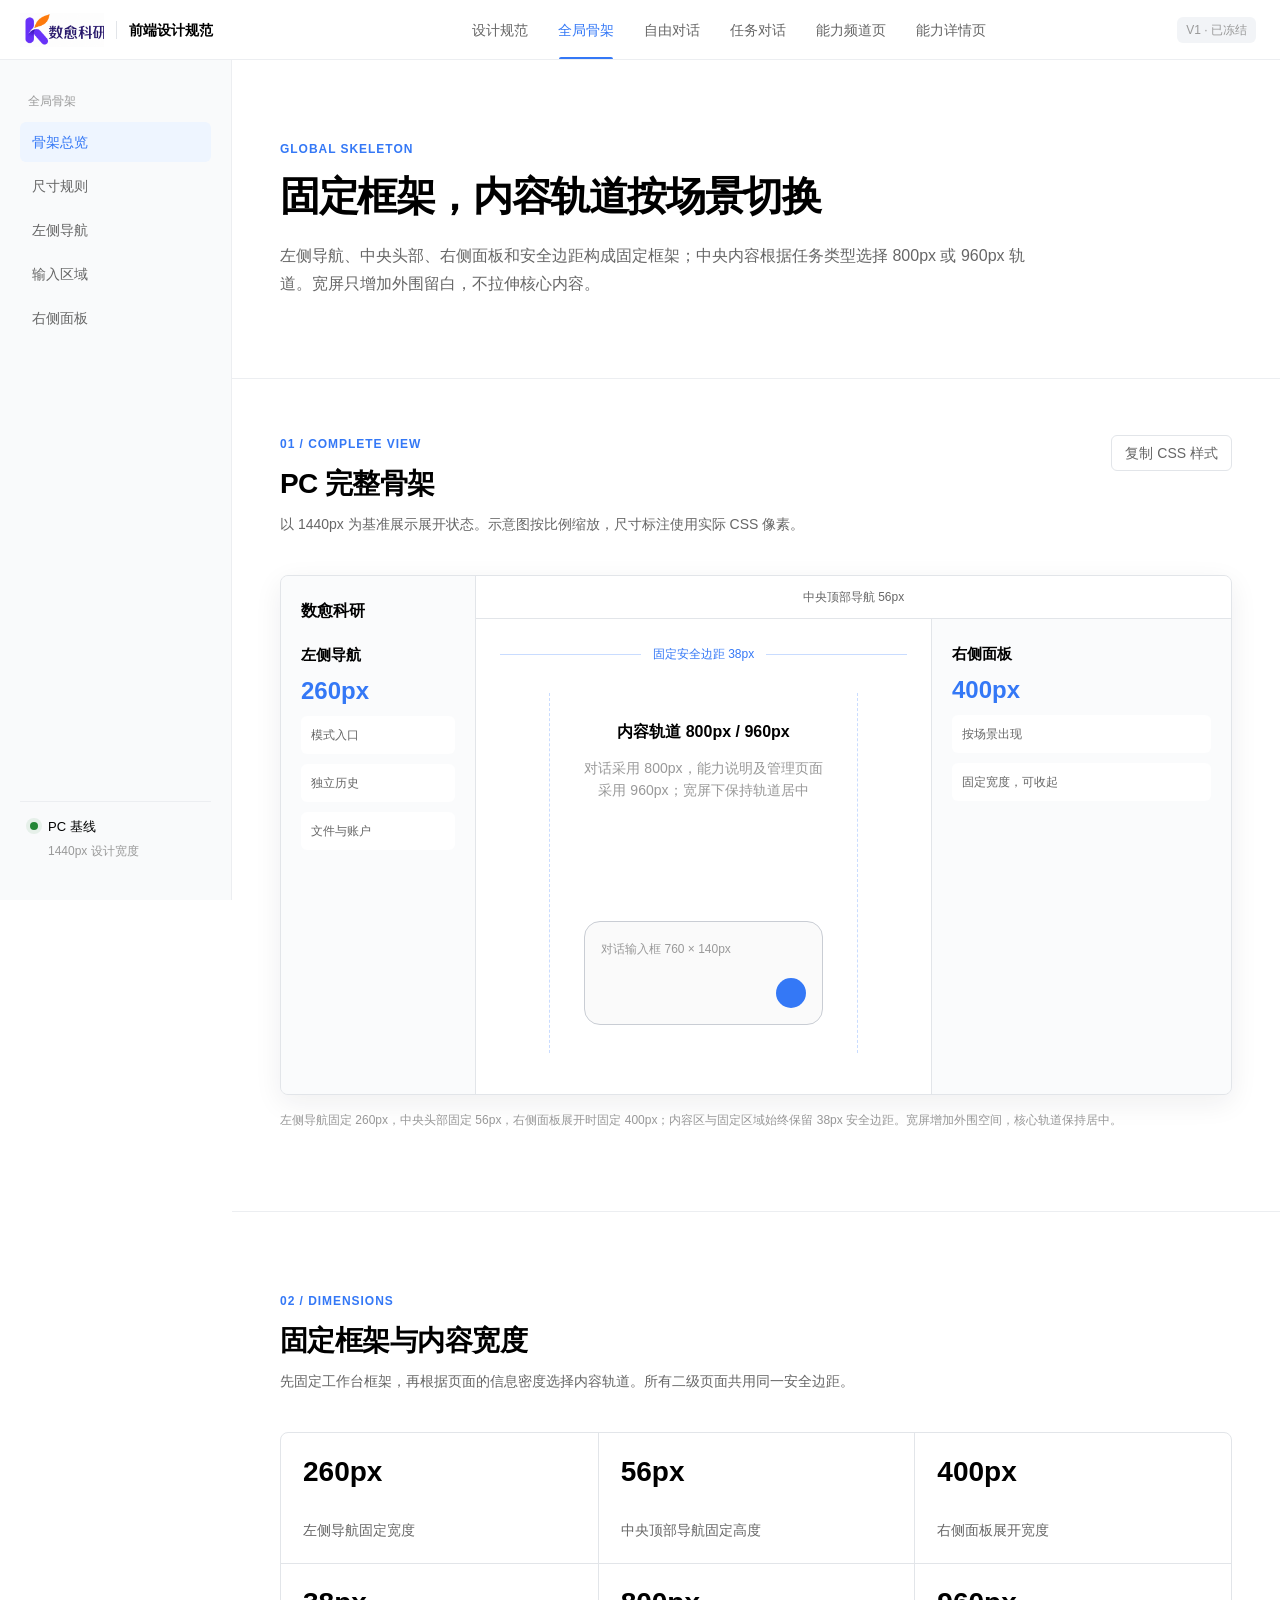
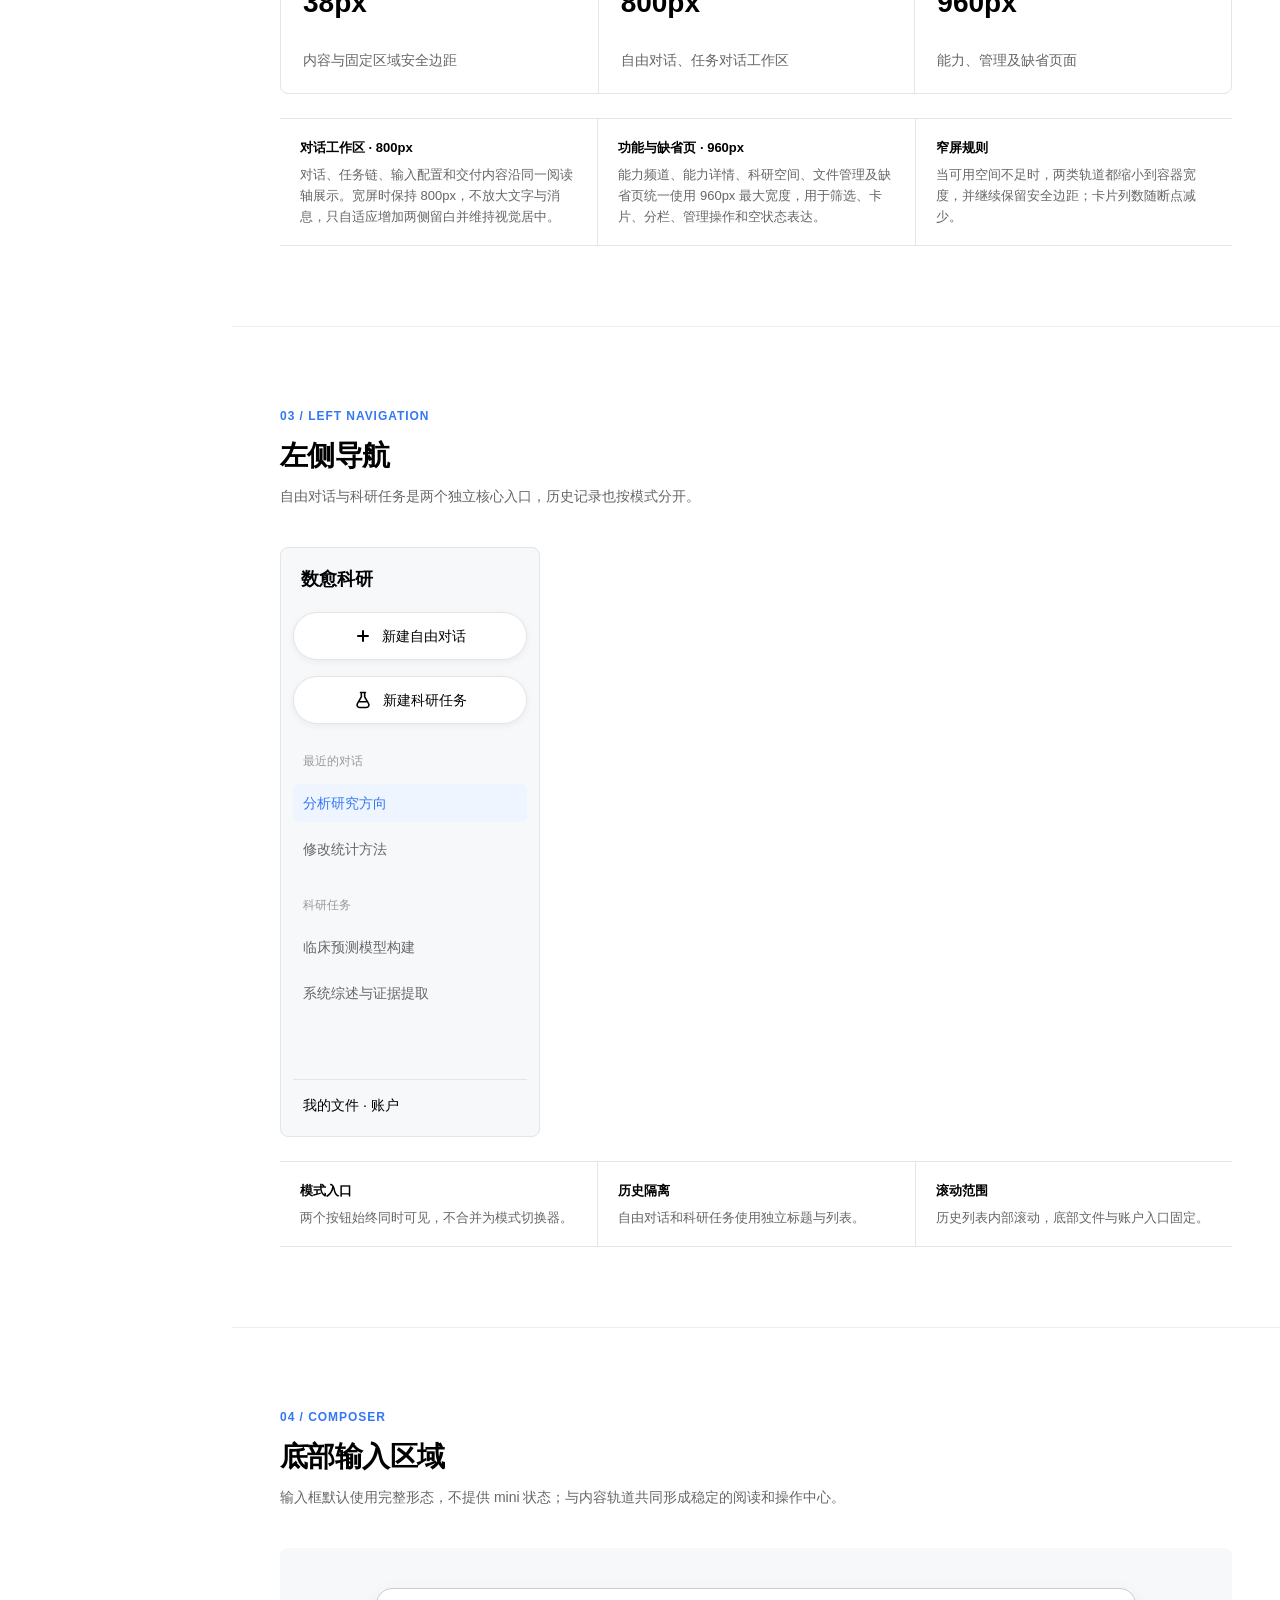
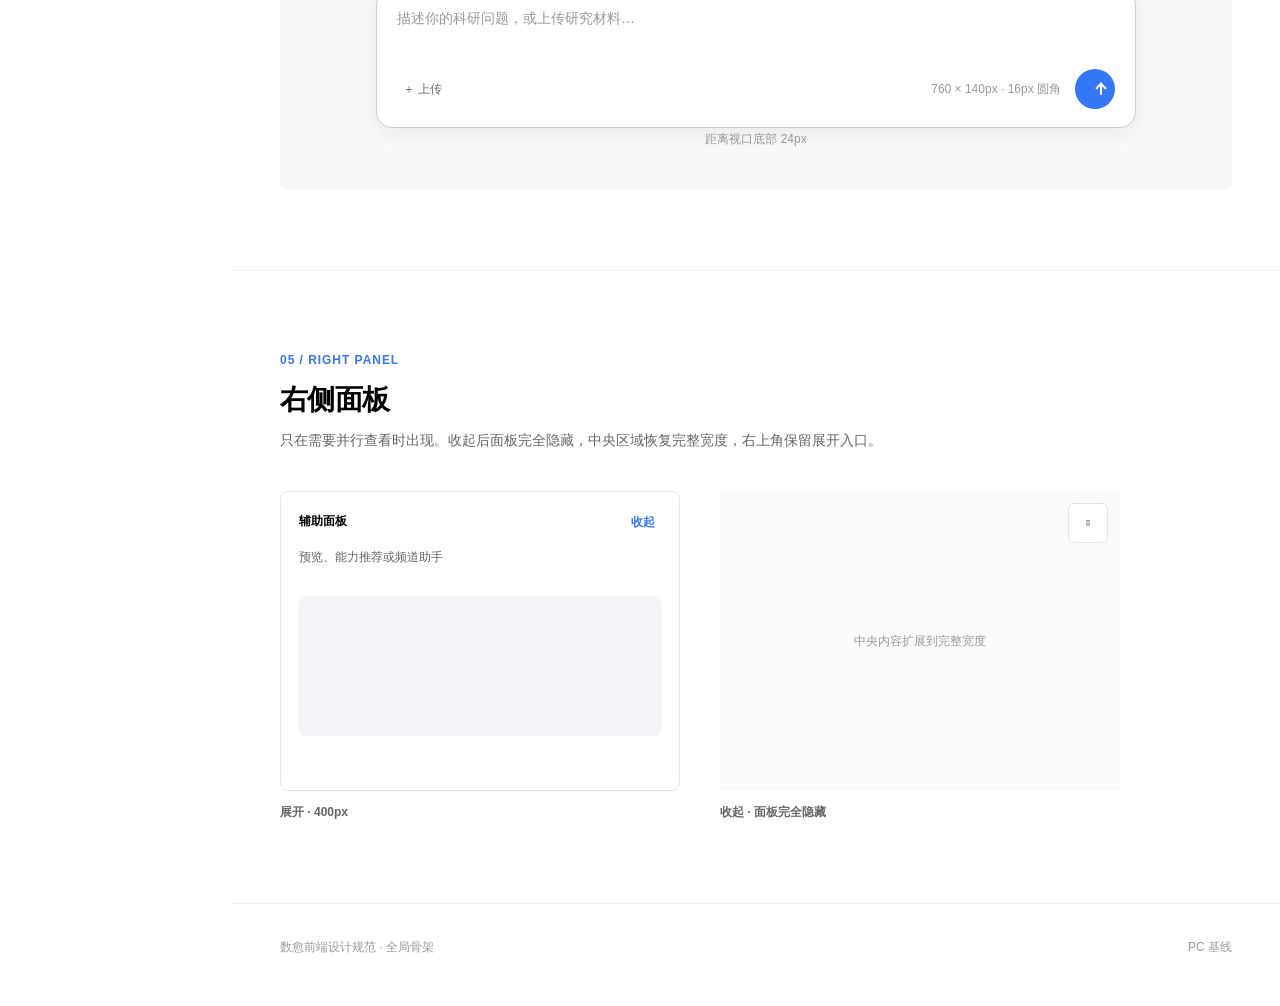
<file: design-spec/skeleton.html>
<!doctype html>
<html lang="zh-CN">
<head>
  <meta charset="UTF-8"><meta name="viewport" content="width=device-width,initial-scale=1">
  <meta name="description" content="数愈全局骨架规范"><title>全局骨架 · 数愈设计规范</title>
  <link rel="stylesheet" href="./style.css">
</head>
<body>
  <a class="skip-link" href="#main">跳到主要内容</a>
  <header class="topbar">
    <a class="brand" href="./index.html"><img src="../visitor/assets/shuyu-logo.png" alt="数愈科研"><span class="brand-divider"></span><span>前端设计规范</span></a>
    <nav class="channel-nav" aria-label="规范频道"><a href="./index.html">设计规范</a><a class="active" href="./skeleton.html">全局骨架</a><a href="./free-chat.html">自由对话</a><a href="./task-chat.html">任务对话</a><a href="./workflows.html">能力频道页</a><a href="./workflow-detail.html">能力详情页</a></nav>
    <div class="version">V1 · 已冻结</div>
  </header>
  <div class="docs-shell">
    <aside class="toc"><p class="toc-label">全局骨架</p><nav><a class="active" href="#skeleton-overview">骨架总览</a><a href="#skeleton-sizing">尺寸规则</a><a href="#skeleton-sidebar">左侧导航</a><a href="#skeleton-composer">输入区域</a><a href="#skeleton-right">右侧面板</a></nav><div class="toc-note"><span class="status-dot"></span><div><strong>PC 基线</strong><small>1440px 设计宽度</small></div></div></aside>
    <main id="main" class="content">
      <section id="skeleton-overview" class="page-hero doc-section"><p class="eyebrow">GLOBAL SKELETON</p><h1>固定框架，内容轨道按场景切换</h1><p class="hero-lead">左侧导航、中央头部、右侧面板和安全边距构成固定框架；中央内容根据任务类型选择 800px 或 960px 轨道。宽屏只增加外围留白，不拉伸核心内容。</p></section>
      <section class="doc-section preview-section">
        <header class="section-heading"><div><p class="section-index">01 / COMPLETE VIEW</p><h2>PC 完整骨架</h2><p>以 1440px 为基准展示展开状态。示意图按比例缩放，尺寸标注使用实际 CSS 像素。</p></div><button class="copy-css" data-copy="skeleton" type="button">复制 CSS 样式</button></header>
        <div class="desktop-specimen skeleton-specimen">
          <div class="sk-top"><span>中央顶部导航 56px</span></div>
          <aside class="sk-left"><div class="sk-logo">数愈科研</div><strong>左侧导航</strong><b>260px</b><span>模式入口</span><span>独立历史</span><span>文件与账户</span></aside>
          <section class="sk-center"><div class="dimension-line"><span>固定安全边距 38px</span></div><div class="sk-content"><strong>内容轨道 800px / 960px</strong><p>对话采用 800px，能力说明及管理页面采用 960px；宽屏下保持轨道居中</p><div class="sk-composer"><span>对话输入框 760 × 140px</span><i></i></div></div></section>
          <aside class="sk-right"><strong>右侧面板</strong><b>400px</b><span>按场景出现</span><span>固定宽度，可收起</span></aside>
        </div>
        <p class="figure-note">左侧导航固定 260px，中央头部固定 56px，右侧面板展开时固定 400px；内容区与固定区域始终保留 38px 安全边距。宽屏增加外围空间，核心轨道保持居中。</p>
      </section>
      <section id="skeleton-sizing" class="doc-section">
        <header class="section-heading"><div><p class="section-index">02 / DIMENSIONS</p><h2>固定框架与内容宽度</h2><p>先固定工作台框架，再根据页面的信息密度选择内容轨道。所有二级页面共用同一安全边距。</p></div></header>
        <div class="spec-metrics"><article><strong>260px</strong><span>左侧导航固定宽度</span></article><article><strong>56px</strong><span>中央顶部导航固定高度</span></article><article><strong>400px</strong><span>右侧面板展开宽度</span></article><article><strong>38px</strong><span>内容与固定区域安全边距</span></article><article><strong>800px</strong><span>自由对话、任务对话工作区</span></article><article><strong>960px</strong><span>能力、管理及缺省页面</span></article></div>
        <div class="rule-list"><p><strong>对话工作区 · 800px</strong><span>对话、任务链、输入配置和交付内容沿同一阅读轴展示。宽屏时保持 800px，不放大文字与消息，只自适应增加两侧留白并维持视觉居中。</span></p><p><strong>功能与缺省页 · 960px</strong><span>能力频道、能力详情、科研空间、文件管理及缺省页统一使用 960px 最大宽度，用于筛选、卡片、分栏、管理操作和空状态表达。</span></p><p><strong>窄屏规则</strong><span>当可用空间不足时，两类轨道都缩小到容器宽度，并继续保留安全边距；卡片列数随断点减少。</span></p></div>
      </section>
      <section id="skeleton-sidebar" class="doc-section">
        <header class="section-heading"><div><p class="section-index">03 / LEFT NAVIGATION</p><h2>左侧导航</h2><p>自由对话与科研任务是两个独立核心入口，历史记录也按模式分开。</p></div></header>
        <div class="sidebar-specimen"><div class="side-brand">数愈科研</div><button class="creation secondary"><span class="icon plus"></span>新建自由对话</button><button class="creation secondary"><svg class="research-icon" viewBox="0 0 24 24"><path d="M9 3h6M10 3v5.2l-4.7 8.1A3.1 3.1 0 0 0 8 21h8a3.1 3.1 0 0 0 2.7-4.7L14 8.2V3M8.2 14h7.6"/></svg>新建科研任务</button><h4>最近的对话</h4><button class="active">分析研究方向</button><button>修改统计方法</button><h4>科研任务</h4><button>临床预测模型构建</button><button>系统综述与证据提取</button><div class="side-bottom">我的文件 · 账户</div></div>
        <div class="rule-list"><p><strong>模式入口</strong><span>两个按钮始终同时可见，不合并为模式切换器。</span></p><p><strong>历史隔离</strong><span>自由对话和科研任务使用独立标题与列表。</span></p><p><strong>滚动范围</strong><span>历史列表内部滚动，底部文件与账户入口固定。</span></p></div>
      </section>
      <section id="skeleton-composer" class="doc-section">
        <header class="section-heading"><div><p class="section-index">04 / COMPOSER</p><h2>底部输入区域</h2><p>输入框默认使用完整形态，不提供 mini 状态；与内容轨道共同形成稳定的阅读和操作中心。</p></div></header>
        <div class="composer-specimen"><div class="composer-field"><p>描述你的科研问题，或上传研究材料…</p><div><button class="composer-tool">＋ 上传</button><span>760 × 140px · 16px 圆角</span><button class="icon-only send" aria-label="发送"><span class="send-icon"></span></button></div></div><span class="bottom-gap">距离视口底部 24px</span></div>
      </section>
      <section id="skeleton-right" class="doc-section">
        <header class="section-heading"><div><p class="section-index">05 / RIGHT PANEL</p><h2>右侧面板</h2><p>只在需要并行查看时出现。收起后面板完全隐藏，中央区域恢复完整宽度，右上角保留展开入口。</p></div></header>
        <div class="right-panel-states"><article><div class="panel-open"><header>辅助面板 <button>收起</button></header><p>预览、能力推荐或频道助手</p><div></div></div><strong>展开 · 400px</strong></article><article><div class="panel-hidden-state"><span>中央内容扩展到完整宽度</span><button class="panel-expand" aria-label="展开右侧面板">▯</button></div><strong>收起 · 面板完全隐藏</strong></article></div>
      </section>
      <footer class="footer"><span>数愈前端设计规范 · 全局骨架</span><span>PC 基线</span></footer>
    </main>
  </div>
  <div class="toast" role="status" aria-live="polite"></div><script src="./app.js"></script>
</body></html>
</file>
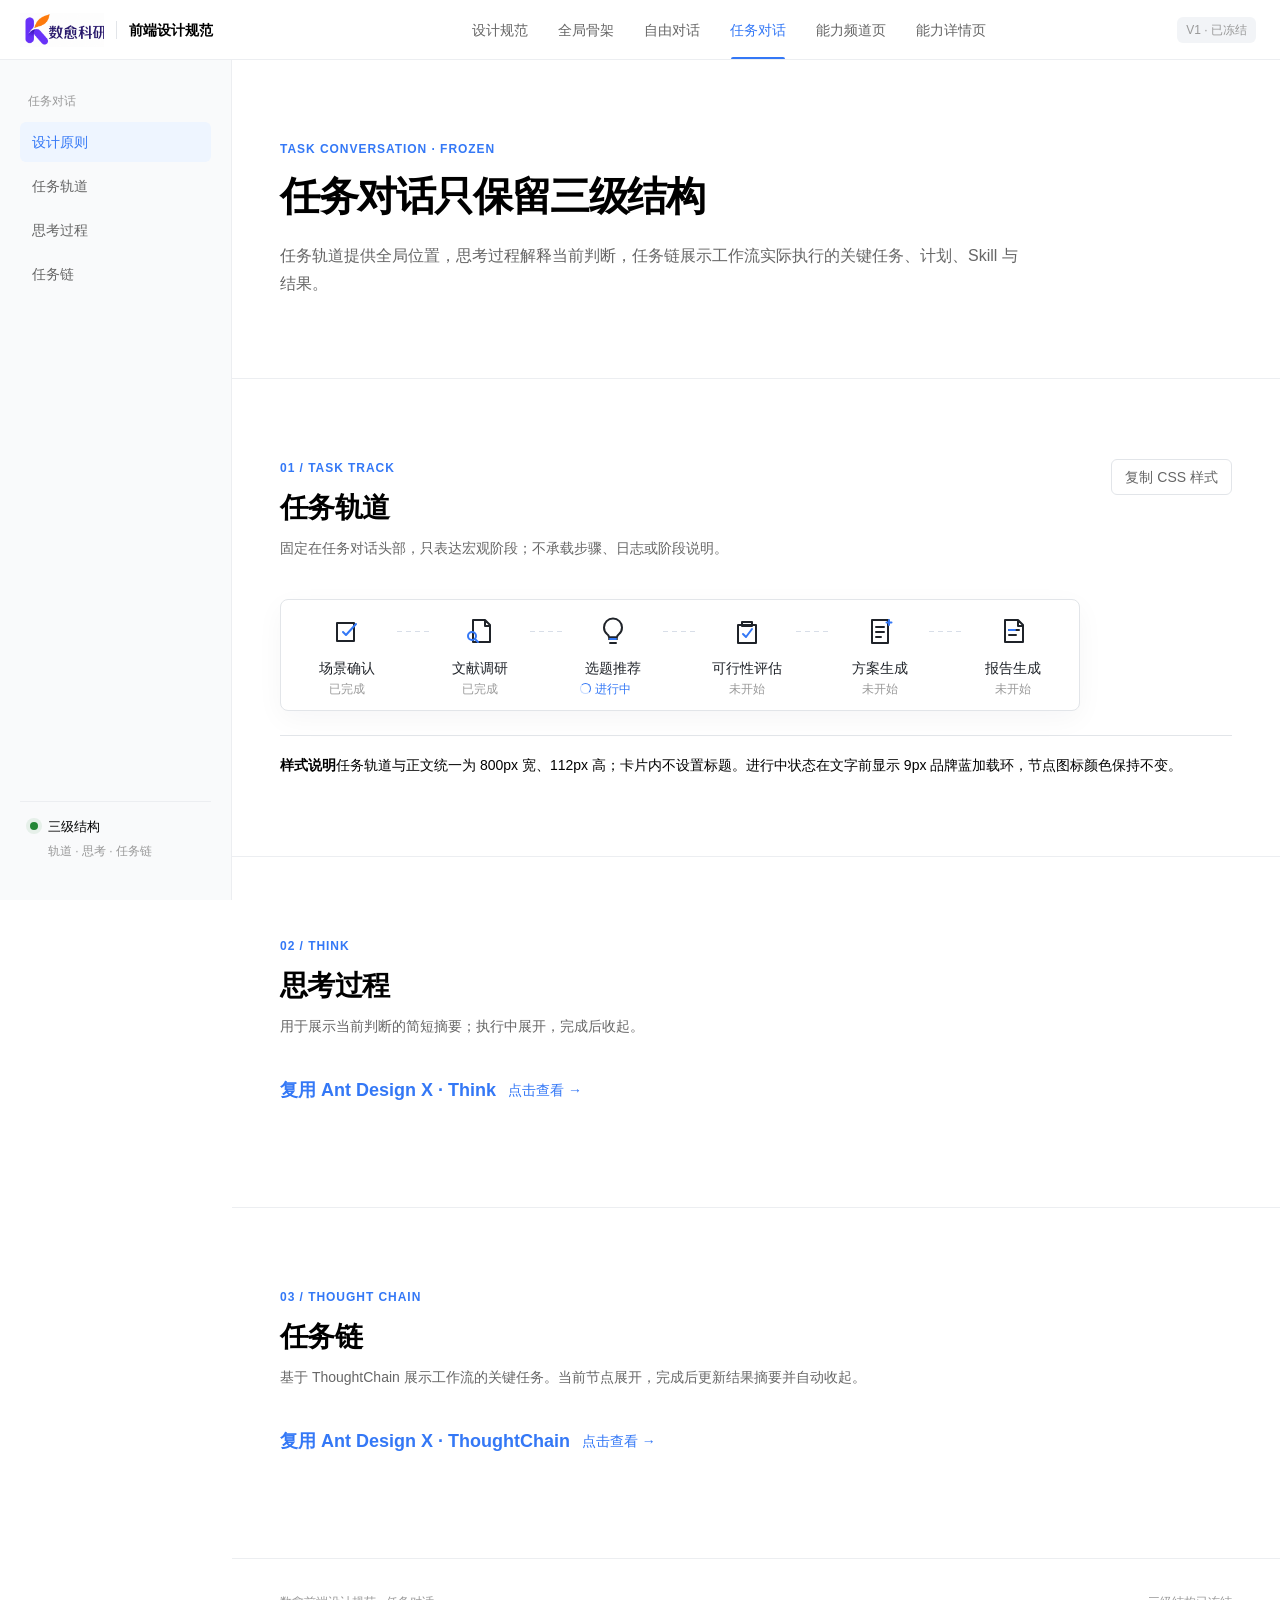
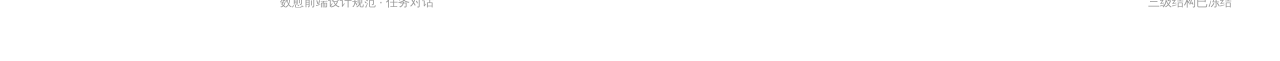
<file: design-spec/task-chat.html>
<!doctype html><html lang="zh-CN"><head><meta charset="UTF-8"><meta name="viewport" content="width=device-width,initial-scale=1"><title>任务对话 · 数愈设计规范</title><link rel="stylesheet" href="./style.css"></head><body>
<header class="topbar"><a class="brand" href="./index.html"><img src="../visitor/assets/shuyu-logo.png" alt="数愈科研"><span class="brand-divider"></span><span>前端设计规范</span></a><nav class="channel-nav"><a href="./index.html">设计规范</a><a href="./skeleton.html">全局骨架</a><a href="./free-chat.html">自由对话</a><a class="active" href="./task-chat.html">任务对话</a><a href="./workflows.html">能力频道页</a><a href="./workflow-detail.html">能力详情页</a></nav><div class="version">V1 · 已冻结</div></header>
<div class="docs-shell"><aside class="toc"><p class="toc-label">任务对话</p><nav><a class="active" href="#overview">设计原则</a><a href="#track">任务轨道</a><a href="#think">思考过程</a><a href="#chain">任务链</a></nav><div class="toc-note"><span class="status-dot"></span><div><strong>三级结构</strong><small>轨道 · 思考 · 任务链</small></div></div></aside><main class="content">
<section id="overview" class="page-hero doc-section"><p class="eyebrow">TASK CONVERSATION · FROZEN</p><h1>任务对话只保留三级结构</h1><p class="hero-lead">任务轨道提供全局位置，思考过程解释当前判断，任务链展示工作流实际执行的关键任务、计划、Skill 与结果。</p></section>
<section id="track" class="doc-section"><header class="section-heading"><div><p class="section-index">01 / TASK TRACK</p><h2>任务轨道</h2><p>固定在任务对话头部，只表达宏观阶段；不承载步骤、日志或阶段说明。</p></div><button class="copy-css" data-copy="taskChat">复制 CSS 样式</button></header>
<div class="task-track-card"><h3>能力名称 <small>（共 6 个环节，部分流程可能跳过）</small></h3><div class="task-track"><div><i><svg viewBox="0 0 32 32"><path d="M6 8h17v18H6z"/><path class="accent" d="m12 17 3 3 10-11"/></svg></i><span>场景确认</span></div><b></b><div><i><svg viewBox="0 0 32 32"><path d="M9 5h12l5 5v17H9zM21 5v6h5"/><circle class="accent" cx="8" cy="21" r="4"/><path class="accent" d="m11 24 3 3"/></svg></i><span>文献调研</span></div><b></b><div><i><svg viewBox="0 0 32 32"><path d="M12 24h8M13 28h6M10 19c-1.8-1.6-3-4-3-6.5a9 9 0 0 1 18 0c0 2.7-1.2 5.1-3.2 6.7-1.2 1-1.8 2-1.8 3H12c0-1.3-.7-2.3-2-3.2z"/><path class="accent" d="M13 24h6"/></svg></i><span>选题推荐</span></div><b></b><div><i><svg viewBox="0 0 32 32"><path d="M11 7h10v4H11zM7 10h18v18H7z"/><path class="accent" d="m12 19 3 3 6-8"/></svg></i><span>可行性评估</span></div><b></b><div><i><svg viewBox="0 0 32 32"><path d="M8 5h16v23H8zM12 12h8M12 17h8M12 22h5"/><path class="accent" d="M25 5v5M22.5 7.5h5"/></svg></i><span>方案生成</span></div><b></b><div><i><svg viewBox="0 0 32 32"><path d="M8 5h13l5 5v17H8zM21 5v6h5M12 15h10M12 20h7"/><path class="accent" d="M12 15h6"/></svg></i><span>报告生成</span></div></div></div>
<div class="style-description"><strong>样式说明</strong><span>任务轨道与正文统一为 800px 宽、112px 高；卡片内不设置标题。进行中状态在文字前显示 9px 品牌蓝加载环，节点图标颜色保持不变。</span></div></section>
<section id="think" class="doc-section"><header class="section-heading"><div><p class="section-index">02 / THINK</p><h2>思考过程</h2><p>用于展示当前判断的简短摘要；执行中展开，完成后收起。</p></div></header>
</section>
<section id="chain" class="doc-section"><header class="section-heading"><div><p class="section-index">03 / THOUGHT CHAIN</p><h2>任务链</h2><p>基于 ThoughtChain 展示工作流的关键任务。当前节点展开，完成后更新结果摘要并自动收起。</p></div></header>
</section>
<footer class="footer"><span>数愈前端设计规范 · 任务对话</span><span>三级结构已冻结</span></footer></main></div><div class="toast"></div><script src="./app.js"></script></body></html>
</file>
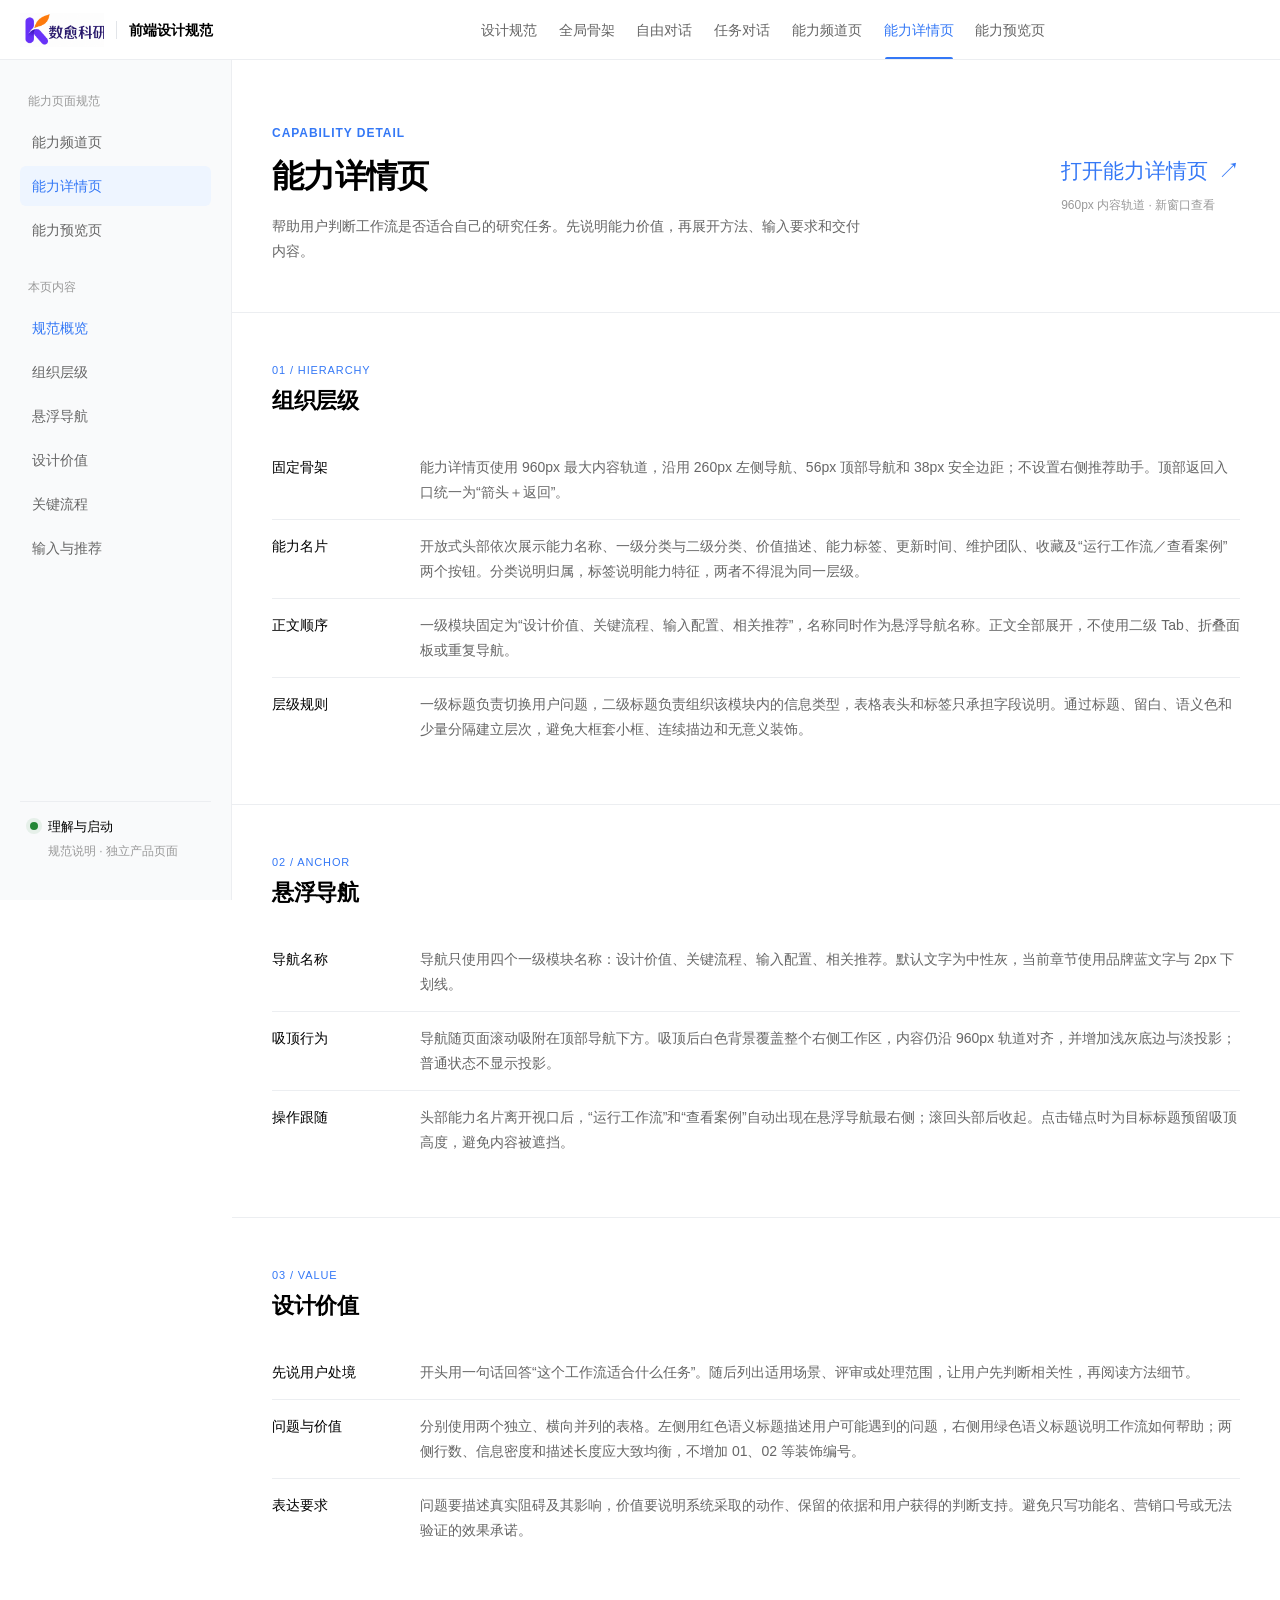
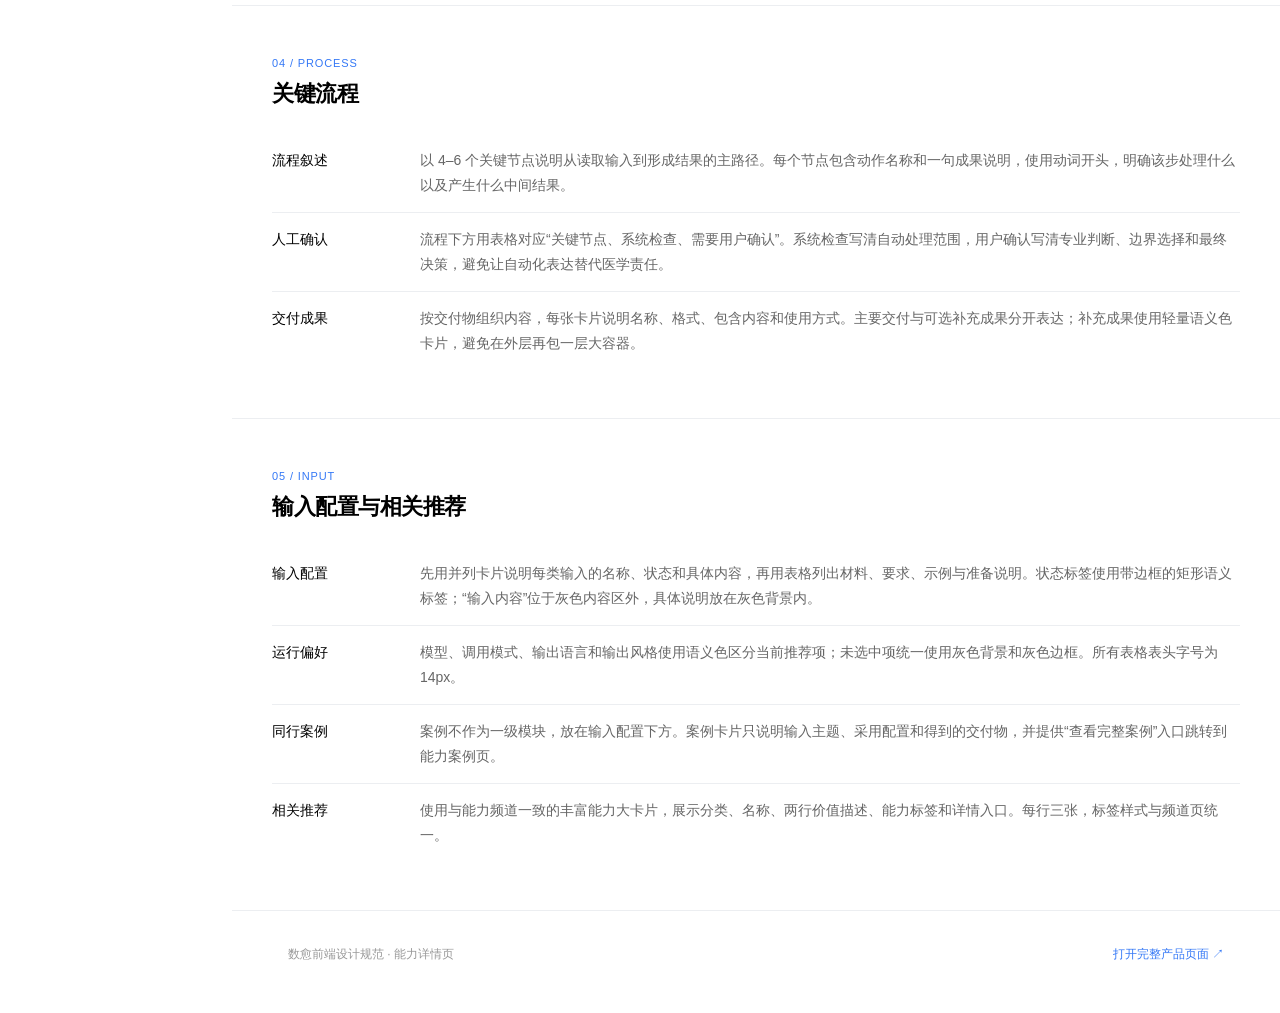
<file: design-spec/workflow-detail.html>
<!doctype html>
<html lang="zh-CN">
<head>
  <meta charset="UTF-8">
  <meta name="viewport" content="width=device-width,initial-scale=1">
  <meta name="description" content="数愈能力详情页规范说明与独立产品效果入口">
  <title>能力详情页 · 数愈设计规范</title>
  <link rel="stylesheet" href="./style.css">
  <link rel="stylesheet" href="./page-spec.css">
</head>
<body class="page-spec">
  <a class="skip-link" href="#main">跳到主要内容</a>
  <header class="topbar">
    <a class="brand" href="./index.html"><img src="../visitor/assets/shuyu-logo.png" alt="数愈科研"><span class="brand-divider"></span><span>前端设计规范</span></a>
    <nav class="channel-nav" aria-label="设计规范导航"><a href="./index.html">设计规范</a><a href="./skeleton.html">全局骨架</a><a href="./free-chat.html">自由对话</a><a href="./task-chat.html">任务对话</a><a href="./workflows.html">能力频道页</a><a href="./workflow-detail.html" class="active" aria-current="page">能力详情页</a><a href="./workflow-preview.html">能力预览页</a></nav>
    <div class="version">V1 · 设计规范</div>
  </header>
  <div class="docs-shell">
    <aside class="toc" aria-label="规范目录">
      <p class="toc-label">能力页面规范</p>
      <nav class="page-spec-pages" aria-label="能力页面"><a href="./workflows.html">能力频道页</a><a href="./workflow-detail.html" class="is-current" aria-current="page">能力详情页</a><a href="./workflow-preview.html">能力预览页</a></nav>
      <p class="toc-label page-spec-contents-label">本页内容</p>
      <nav class="page-spec-anchors" aria-label="本页章节"><a class="active" href="#overview" aria-current="location">规范概览</a><a href="#layout">组织层级</a><a href="#anchor">悬浮导航</a><a href="#value">设计价值</a><a href="#process">关键流程</a><a href="#input">输入与推荐</a></nav>
      <div class="toc-note"><span class="status-dot"></span><div><strong>理解与启动</strong><small>规范说明 · 独立产品页面</small></div></div>
    </aside>
    <main id="main" class="content">
      <section id="overview" class="page-hero doc-section page-spec-hero">
        <div><p class="eyebrow">CAPABILITY DETAIL</p><h1>能力详情页</h1><p class="hero-lead">帮助用户判断工作流是否适合自己的研究任务。先说明能力价值，再展开方法、输入要求和交付内容。</p></div>
        <div class="page-spec-launch"><a href="./product/workflow-detail.html" target="_blank" rel="noopener">打开能力详情页 <span aria-hidden="true">↗</span></a><p>960px 内容轨道 · 新窗口查看</p></div>
      </section>
      <section id="layout" class="doc-section">
        <header class="section-heading"><div><p class="section-index">01 / HIERARCHY</p><h2>组织层级</h2></div></header>
        <dl class="page-spec-rules"><div><dt>固定骨架</dt><dd>能力详情页使用 960px 最大内容轨道，沿用 260px 左侧导航、56px 顶部导航和 38px 安全边距；不设置右侧推荐助手。顶部返回入口统一为“箭头＋返回”。</dd></div><div><dt>能力名片</dt><dd>开放式头部依次展示能力名称、一级分类与二级分类、价值描述、能力标签、更新时间、维护团队、收藏及“运行工作流／查看案例”两个按钮。分类说明归属，标签说明能力特征，两者不得混为同一层级。</dd></div><div><dt>正文顺序</dt><dd>一级模块固定为“设计价值、关键流程、输入配置、相关推荐”，名称同时作为悬浮导航名称。正文全部展开，不使用二级 Tab、折叠面板或重复导航。</dd></div><div><dt>层级规则</dt><dd>一级标题负责切换用户问题，二级标题负责组织该模块内的信息类型，表格表头和标签只承担字段说明。通过标题、留白、语义色和少量分隔建立层次，避免大框套小框、连续描边和无意义装饰。</dd></div></dl>
      </section>
<section id="anchor" class="doc-section">
        <header class="section-heading"><div><p class="section-index">02 / ANCHOR</p><h2>悬浮导航</h2></div></header>
        <dl class="page-spec-rules"><div><dt>导航名称</dt><dd>导航只使用四个一级模块名称：设计价值、关键流程、输入配置、相关推荐。默认文字为中性灰，当前章节使用品牌蓝文字与 2px 下划线。</dd></div><div><dt>吸顶行为</dt><dd>导航随页面滚动吸附在顶部导航下方。吸顶后白色背景覆盖整个右侧工作区，内容仍沿 960px 轨道对齐，并增加浅灰底边与淡投影；普通状态不显示投影。</dd></div><div><dt>操作跟随</dt><dd>头部能力名片离开视口后，“运行工作流”和“查看案例”自动出现在悬浮导航最右侧；滚回头部后收起。点击锚点时为目标标题预留吸顶高度，避免内容被遮挡。</dd></div></dl>
      </section>
<section id="value" class="doc-section">
        <header class="section-heading"><div><p class="section-index">03 / VALUE</p><h2>设计价值</h2></div></header>
        <dl class="page-spec-rules"><div><dt>先说用户处境</dt><dd>开头用一句话回答“这个工作流适合什么任务”。随后列出适用场景、评审或处理范围，让用户先判断相关性，再阅读方法细节。</dd></div><div><dt>问题与价值</dt><dd>分别使用两个独立、横向并列的表格。左侧用红色语义标题描述用户可能遇到的问题，右侧用绿色语义标题说明工作流如何帮助；两侧行数、信息密度和描述长度应大致均衡，不增加 01、02 等装饰编号。</dd></div><div><dt>表达要求</dt><dd>问题要描述真实阻碍及其影响，价值要说明系统采取的动作、保留的依据和用户获得的判断支持。避免只写功能名、营销口号或无法验证的效果承诺。</dd></div></dl>
      </section>
<section id="process" class="doc-section">
        <header class="section-heading"><div><p class="section-index">04 / PROCESS</p><h2>关键流程</h2></div></header>
        <dl class="page-spec-rules"><div><dt>流程叙述</dt><dd>以 4–6 个关键节点说明从读取输入到形成结果的主路径。每个节点包含动作名称和一句成果说明，使用动词开头，明确该步处理什么以及产生什么中间结果。</dd></div><div><dt>人工确认</dt><dd>流程下方用表格对应“关键节点、系统检查、需要用户确认”。系统检查写清自动处理范围，用户确认写清专业判断、边界选择和最终决策，避免让自动化表达替代医学责任。</dd></div><div><dt>交付成果</dt><dd>按交付物组织内容，每张卡片说明名称、格式、包含内容和使用方式。主要交付与可选补充成果分开表达；补充成果使用轻量语义色卡片，避免在外层再包一层大容器。</dd></div></dl>
      </section>
<section id="input" class="doc-section">
        <header class="section-heading"><div><p class="section-index">05 / INPUT</p><h2>输入配置与相关推荐</h2></div></header>
        <dl class="page-spec-rules"><div><dt>输入配置</dt><dd>先用并列卡片说明每类输入的名称、状态和具体内容，再用表格列出材料、要求、示例与准备说明。状态标签使用带边框的矩形语义标签；“输入内容”位于灰色内容区外，具体说明放在灰色背景内。</dd></div><div><dt>运行偏好</dt><dd>模型、调用模式、输出语言和输出风格使用语义色区分当前推荐项；未选中项统一使用灰色背景和灰色边框。所有表格表头字号为 14px。</dd></div><div><dt>同行案例</dt><dd>案例不作为一级模块，放在输入配置下方。案例卡片只说明输入主题、采用配置和得到的交付物，并提供“查看完整案例”入口跳转到能力案例页。</dd></div><div><dt>相关推荐</dt><dd>使用与能力频道一致的丰富能力大卡片，展示分类、名称、两行价值描述、能力标签和详情入口。每行三张，标签样式与频道页统一。</dd></div></dl>
      </section>
      <footer class="footer"><span>数愈前端设计规范 · 能力详情页</span><a href="./product/workflow-detail.html" target="_blank" rel="noopener">打开完整产品页面 ↗</a></footer>
    </main>
  </div>
  <script>
    const anchors = [...document.querySelectorAll('.page-spec-anchors a')];
    const sections = [...document.querySelectorAll('.doc-section[id]')];
    function updateSection() {
      let active = sections[0];
      for (const section of sections) if (section.getBoundingClientRect().top <= 130) active = section;
      anchors.forEach(link => {
        const selected = link.hash === '#' + active.id;
        link.classList.toggle('active', selected);
        if (selected) link.setAttribute('aria-current', 'location'); else link.removeAttribute('aria-current');
      });
    }
    window.addEventListener('scroll', updateSection, { passive: true });
    updateSection();
  </script>
</body>
</html>
</file>
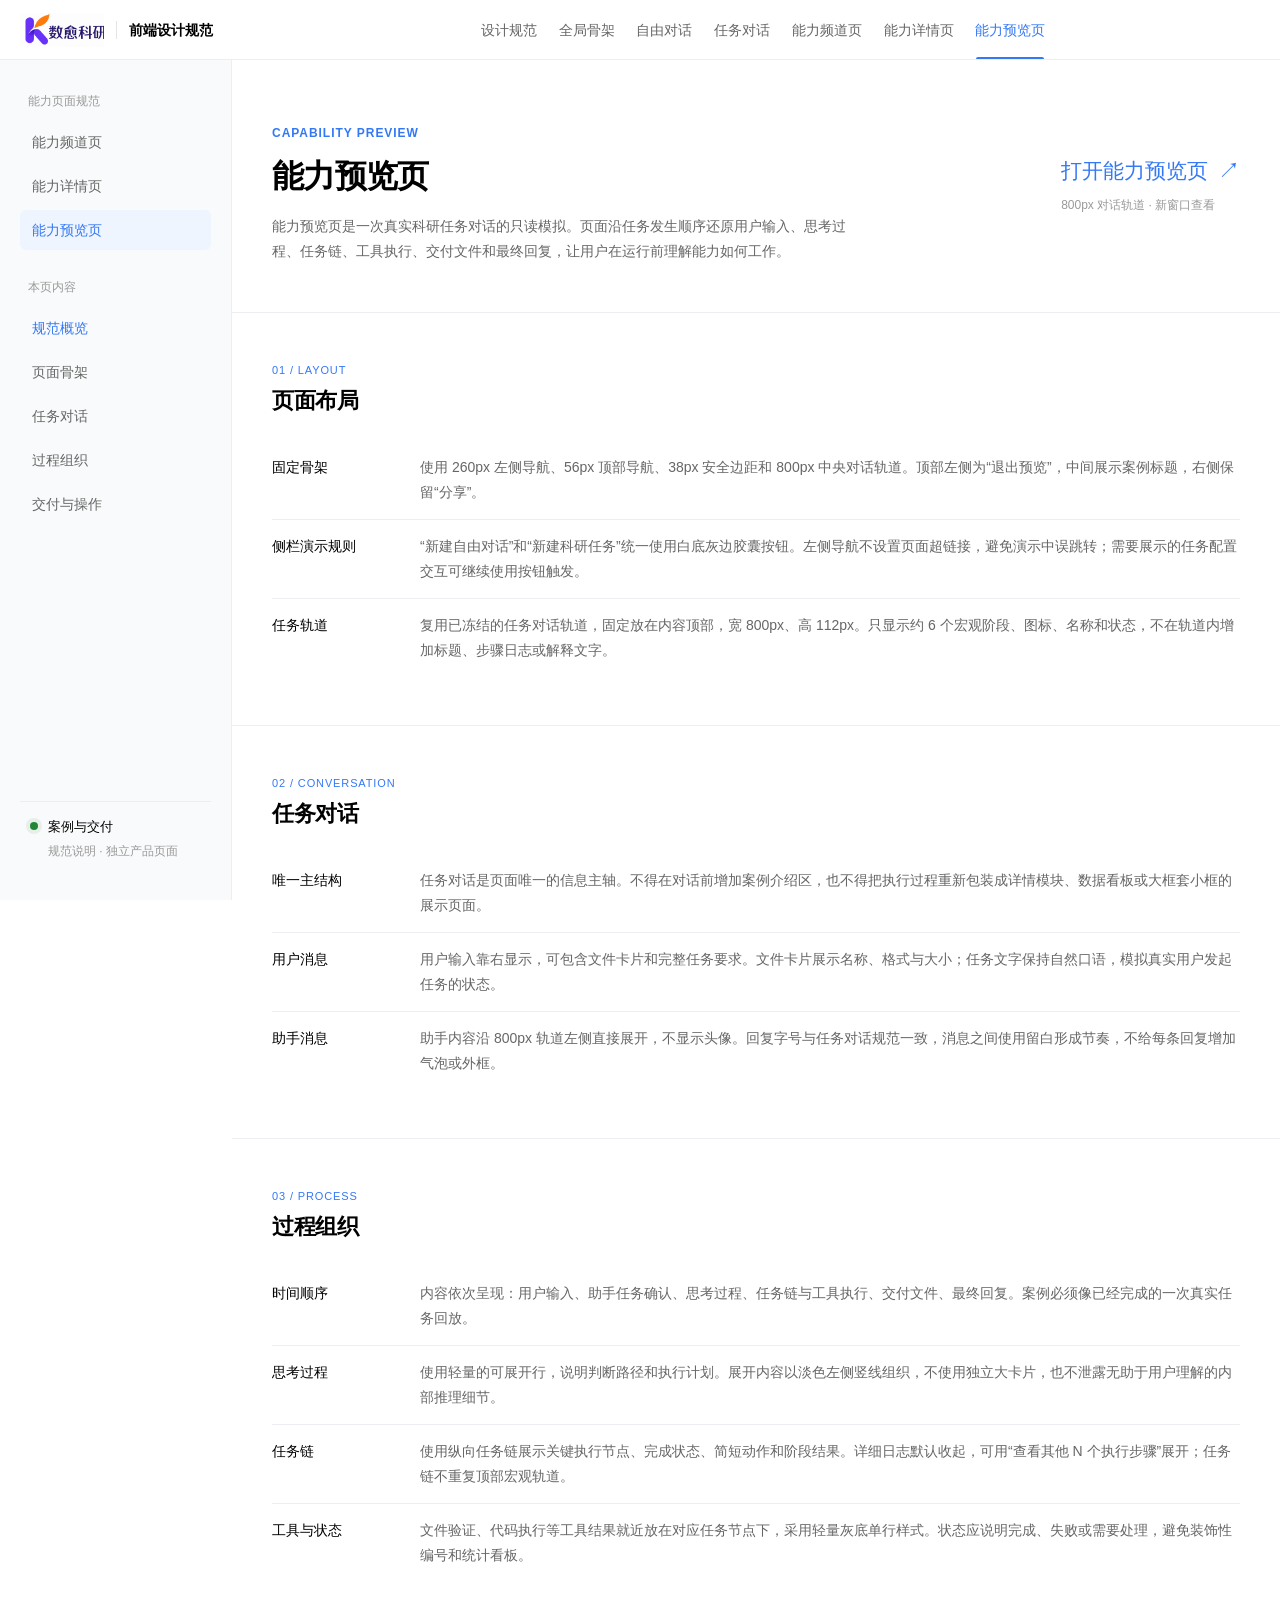
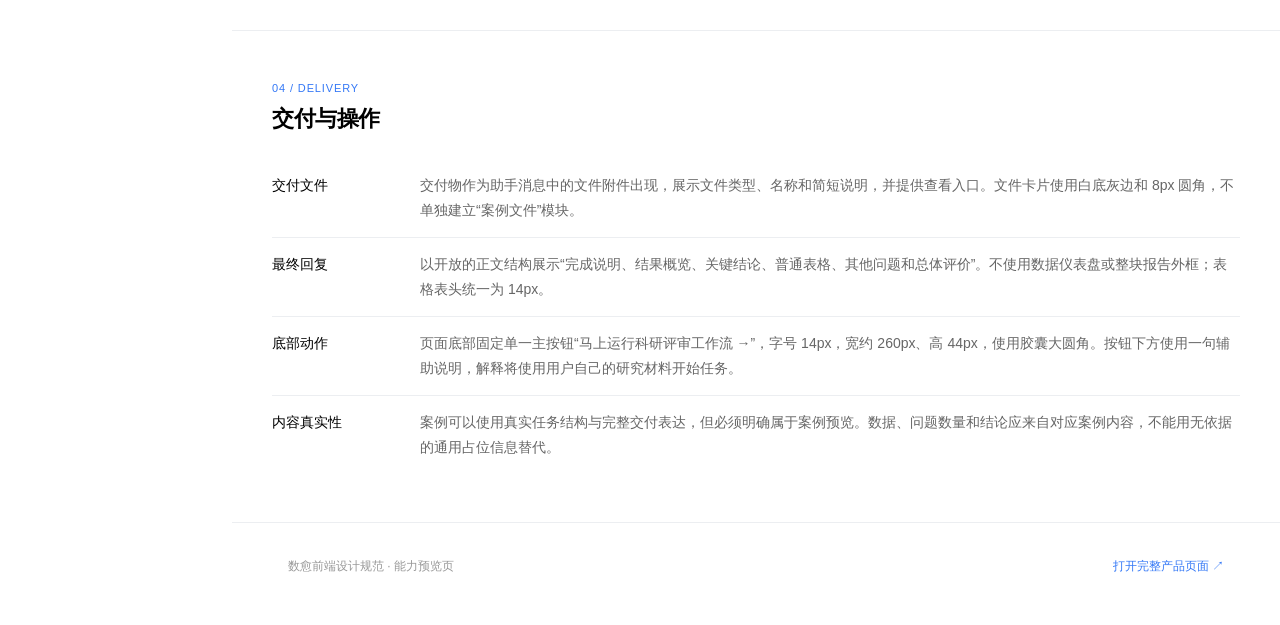
<file: design-spec/workflow-preview.html>
<!doctype html>
<html lang="zh-CN">
<head>
  <meta charset="UTF-8">
  <meta name="viewport" content="width=device-width,initial-scale=1">
  <meta name="description" content="数愈能力预览页规范说明与独立产品效果入口">
  <title>能力预览页 · 数愈设计规范</title>
  <link rel="stylesheet" href="./style.css">
  <link rel="stylesheet" href="./page-spec.css">
</head>
<body class="page-spec">
  <a class="skip-link" href="#main">跳到主要内容</a>
  <header class="topbar">
    <a class="brand" href="./index.html"><img src="../visitor/assets/shuyu-logo.png" alt="数愈科研"><span class="brand-divider"></span><span>前端设计规范</span></a>
    <nav class="channel-nav" aria-label="设计规范导航"><a href="./index.html">设计规范</a><a href="./skeleton.html">全局骨架</a><a href="./free-chat.html">自由对话</a><a href="./task-chat.html">任务对话</a><a href="./workflows.html">能力频道页</a><a href="./workflow-detail.html">能力详情页</a><a href="./workflow-preview.html" class="active" aria-current="page">能力预览页</a></nav>
    <div class="version">V1 · 设计规范</div>
  </header>
  <div class="docs-shell">
    <aside class="toc" aria-label="规范目录">
      <p class="toc-label">能力页面规范</p>
      <nav class="page-spec-pages" aria-label="能力页面"><a href="./workflows.html">能力频道页</a><a href="./workflow-detail.html">能力详情页</a><a href="./workflow-preview.html" class="is-current" aria-current="page">能力预览页</a></nav>
      <p class="toc-label page-spec-contents-label">本页内容</p>
      <nav class="page-spec-anchors" aria-label="本页章节"><a class="active" href="#overview" aria-current="location">规范概览</a><a href="#layout">页面骨架</a><a href="#input">任务对话</a><a href="#steps">过程组织</a><a href="#output">交付与操作</a></nav>
      <div class="toc-note"><span class="status-dot"></span><div><strong>案例与交付</strong><small>规范说明 · 独立产品页面</small></div></div>
    </aside>
    <main id="main" class="content">
      <section id="overview" class="page-hero doc-section page-spec-hero">
        <div><p class="eyebrow">CAPABILITY PREVIEW</p><h1>能力预览页</h1><p class="hero-lead">能力预览页是一次真实科研任务对话的只读模拟。页面沿任务发生顺序还原用户输入、思考过程、任务链、工具执行、交付文件和最终回复，让用户在运行前理解能力如何工作。</p></div>
        <div class="page-spec-launch"><a href="./product/workflow-preview.html" target="_blank" rel="noopener">打开能力预览页 <span aria-hidden="true">↗</span></a><p>800px 对话轨道 · 新窗口查看</p></div>
      </section>
      <section id="layout" class="doc-section">
        <header class="section-heading"><div><p class="section-index">01 / LAYOUT</p><h2>页面布局</h2></div></header>
        <dl class="page-spec-rules"><div><dt>固定骨架</dt><dd>使用 260px 左侧导航、56px 顶部导航、38px 安全边距和 800px 中央对话轨道。顶部左侧为“退出预览”，中间展示案例标题，右侧保留“分享”。</dd></div><div><dt>侧栏演示规则</dt><dd>“新建自由对话”和“新建科研任务”统一使用白底灰边胶囊按钮。左侧导航不设置页面超链接，避免演示中误跳转；需要展示的任务配置交互可继续使用按钮触发。</dd></div><div><dt>任务轨道</dt><dd>复用已冻结的任务对话轨道，固定放在内容顶部，宽 800px、高 112px。只显示约 6 个宏观阶段、图标、名称和状态，不在轨道内增加标题、步骤日志或解释文字。</dd></div></dl>
      </section>
<section id="input" class="doc-section">
        <header class="section-heading"><div><p class="section-index">02 / CONVERSATION</p><h2>任务对话</h2></div></header>
        <dl class="page-spec-rules"><div><dt>唯一主结构</dt><dd>任务对话是页面唯一的信息主轴。不得在对话前增加案例介绍区，也不得把执行过程重新包装成详情模块、数据看板或大框套小框的展示页面。</dd></div><div><dt>用户消息</dt><dd>用户输入靠右显示，可包含文件卡片和完整任务要求。文件卡片展示名称、格式与大小；任务文字保持自然口语，模拟真实用户发起任务的状态。</dd></div><div><dt>助手消息</dt><dd>助手内容沿 800px 轨道左侧直接展开，不显示头像。回复字号与任务对话规范一致，消息之间使用留白形成节奏，不给每条回复增加气泡或外框。</dd></div></dl>
      </section>
<section id="steps" class="doc-section">
        <header class="section-heading"><div><p class="section-index">03 / PROCESS</p><h2>过程组织</h2></div></header>
        <dl class="page-spec-rules"><div><dt>时间顺序</dt><dd>内容依次呈现：用户输入、助手任务确认、思考过程、任务链与工具执行、交付文件、最终回复。案例必须像已经完成的一次真实任务回放。</dd></div><div><dt>思考过程</dt><dd>使用轻量的可展开行，说明判断路径和执行计划。展开内容以淡色左侧竖线组织，不使用独立大卡片，也不泄露无助于用户理解的内部推理细节。</dd></div><div><dt>任务链</dt><dd>使用纵向任务链展示关键执行节点、完成状态、简短动作和阶段结果。详细日志默认收起，可用“查看其他 N 个执行步骤”展开；任务链不重复顶部宏观轨道。</dd></div><div><dt>工具与状态</dt><dd>文件验证、代码执行等工具结果就近放在对应任务节点下，采用轻量灰底单行样式。状态应说明完成、失败或需要处理，避免装饰性编号和统计看板。</dd></div></dl>
      </section>
<section id="output" class="doc-section">
        <header class="section-heading"><div><p class="section-index">04 / DELIVERY</p><h2>交付与操作</h2></div></header>
        <dl class="page-spec-rules"><div><dt>交付文件</dt><dd>交付物作为助手消息中的文件附件出现，展示文件类型、名称和简短说明，并提供查看入口。文件卡片使用白底灰边和 8px 圆角，不单独建立“案例文件”模块。</dd></div><div><dt>最终回复</dt><dd>以开放的正文结构展示“完成说明、结果概览、关键结论、普通表格、其他问题和总体评价”。不使用数据仪表盘或整块报告外框；表格表头统一为 14px。</dd></div><div><dt>底部动作</dt><dd>页面底部固定单一主按钮“马上运行科研评审工作流 →”，字号 14px，宽约 260px、高 44px，使用胶囊大圆角。按钮下方使用一句辅助说明，解释将使用用户自己的研究材料开始任务。</dd></div><div><dt>内容真实性</dt><dd>案例可以使用真实任务结构与完整交付表达，但必须明确属于案例预览。数据、问题数量和结论应来自对应案例内容，不能用无依据的通用占位信息替代。</dd></div></dl>
      </section>
      <footer class="footer"><span>数愈前端设计规范 · 能力预览页</span><a href="./product/workflow-preview.html" target="_blank" rel="noopener">打开完整产品页面 ↗</a></footer>
    </main>
  </div>
  <script>
    const anchors = [...document.querySelectorAll('.page-spec-anchors a')];
    const sections = [...document.querySelectorAll('.doc-section[id]')];
    function updateSection() {
      let active = sections[0];
      for (const section of sections) if (section.getBoundingClientRect().top <= 130) active = section;
      anchors.forEach(link => {
        const selected = link.hash === '#' + active.id;
        link.classList.toggle('active', selected);
        if (selected) link.setAttribute('aria-current', 'location'); else link.removeAttribute('aria-current');
      });
    }
    window.addEventListener('scroll', updateSection, { passive: true });
    updateSection();
  </script>
</body>
</html>
</file>
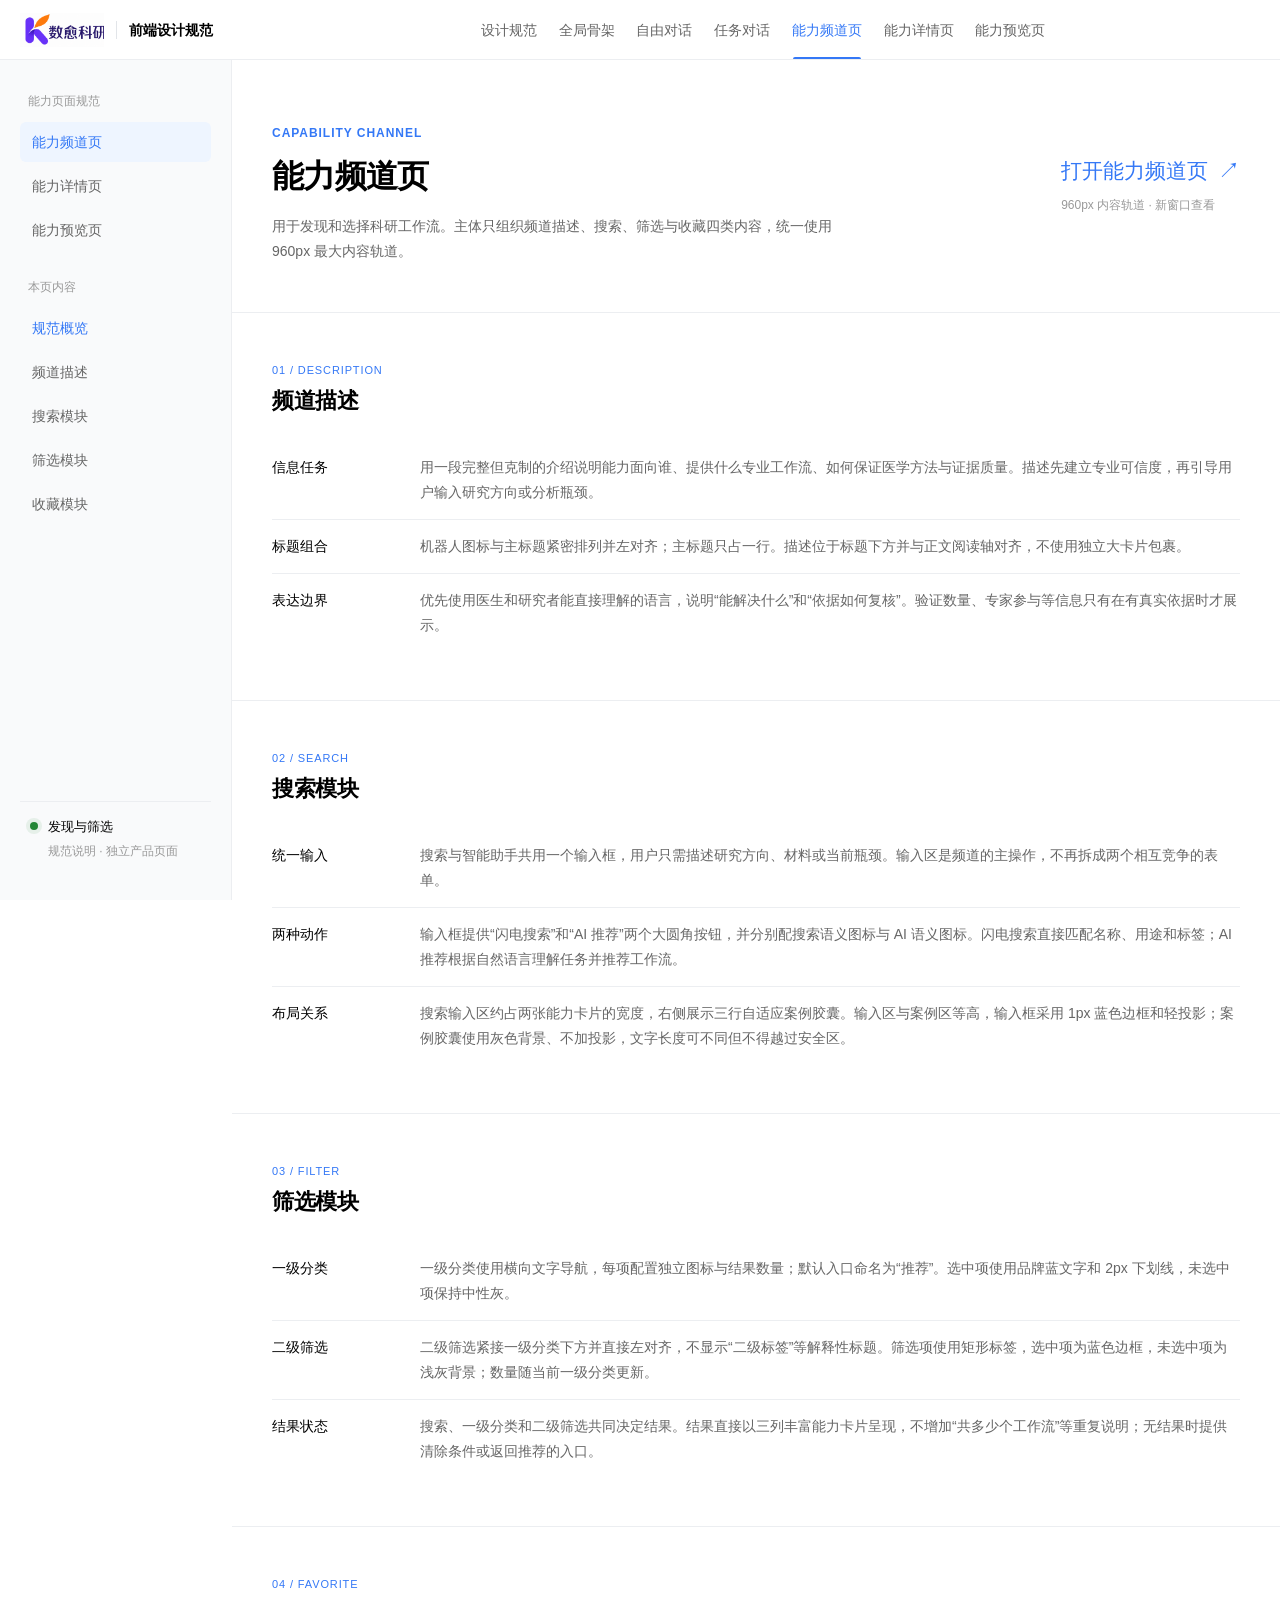
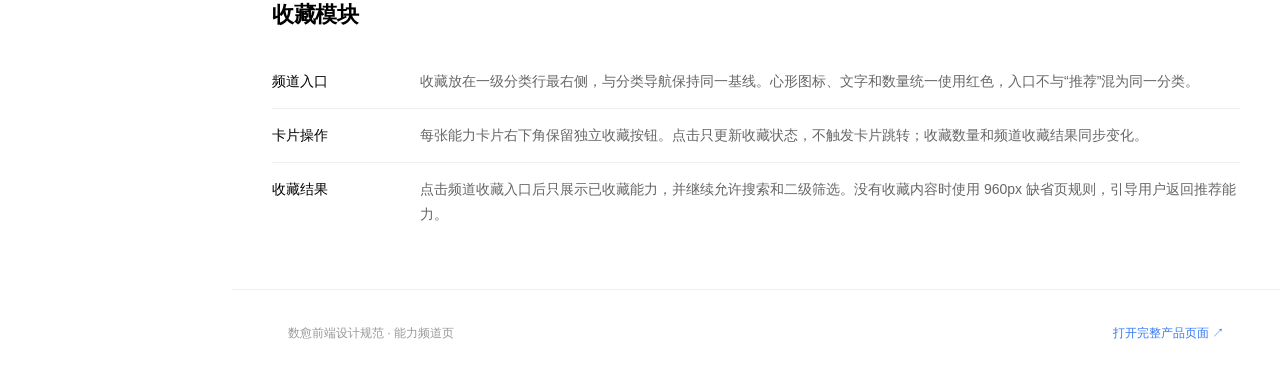
<file: design-spec/workflows.html>
<!doctype html>
<html lang="zh-CN">
<head>
  <meta charset="UTF-8">
  <meta name="viewport" content="width=device-width,initial-scale=1">
  <meta name="description" content="数愈能力频道页规范说明与独立产品效果入口">
  <title>能力频道页 · 数愈设计规范</title>
  <link rel="stylesheet" href="./style.css">
  <link rel="stylesheet" href="./page-spec.css">
</head>
<body class="page-spec">
  <a class="skip-link" href="#main">跳到主要内容</a>
  <header class="topbar">
    <a class="brand" href="./index.html"><img src="../visitor/assets/shuyu-logo.png" alt="数愈科研"><span class="brand-divider"></span><span>前端设计规范</span></a>
    <nav class="channel-nav" aria-label="设计规范导航"><a href="./index.html">设计规范</a><a href="./skeleton.html">全局骨架</a><a href="./free-chat.html">自由对话</a><a href="./task-chat.html">任务对话</a><a href="./workflows.html" class="active" aria-current="page">能力频道页</a><a href="./workflow-detail.html">能力详情页</a><a href="./workflow-preview.html">能力预览页</a></nav>
    <div class="version">V1 · 设计规范</div>
  </header>
  <div class="docs-shell">
    <aside class="toc" aria-label="规范目录">
      <p class="toc-label">能力页面规范</p>
      <nav class="page-spec-pages" aria-label="能力页面"><a href="./workflows.html" class="is-current" aria-current="page">能力频道页</a><a href="./workflow-detail.html">能力详情页</a><a href="./workflow-preview.html">能力预览页</a></nav>
      <p class="toc-label page-spec-contents-label">本页内容</p>
      <nav class="page-spec-anchors" aria-label="本页章节"><a class="active" href="#overview" aria-current="location">规范概览</a><a href="#description">频道描述</a><a href="#search">搜索模块</a><a href="#filter">筛选模块</a><a href="#favorite">收藏模块</a></nav>
      <div class="toc-note"><span class="status-dot"></span><div><strong>发现与筛选</strong><small>规范说明 · 独立产品页面</small></div></div>
    </aside>
    <main id="main" class="content">
      <section id="overview" class="page-hero doc-section page-spec-hero">
        <div><p class="eyebrow">CAPABILITY CHANNEL</p><h1>能力频道页</h1><p class="hero-lead">用于发现和选择科研工作流。主体只组织频道描述、搜索、筛选与收藏四类内容，统一使用 960px 最大内容轨道。</p></div>
        <div class="page-spec-launch"><a href="./product/workflows.html" target="_blank" rel="noopener">打开能力频道页 <span aria-hidden="true">↗</span></a><p>960px 内容轨道 · 新窗口查看</p></div>
      </section>
<section id="description" class="doc-section">
        <header class="section-heading"><div><p class="section-index">01 / DESCRIPTION</p><h2>频道描述</h2></div></header>
        <dl class="page-spec-rules"><div><dt>信息任务</dt><dd>用一段完整但克制的介绍说明能力面向谁、提供什么专业工作流、如何保证医学方法与证据质量。描述先建立专业可信度，再引导用户输入研究方向或分析瓶颈。</dd></div><div><dt>标题组合</dt><dd>机器人图标与主标题紧密排列并左对齐；主标题只占一行。描述位于标题下方并与正文阅读轴对齐，不使用独立大卡片包裹。</dd></div><div><dt>表达边界</dt><dd>优先使用医生和研究者能直接理解的语言，说明“能解决什么”和“依据如何复核”。验证数量、专家参与等信息只有在有真实依据时才展示。</dd></div></dl>
      </section>
<section id="search" class="doc-section">
        <header class="section-heading"><div><p class="section-index">02 / SEARCH</p><h2>搜索模块</h2></div></header>
        <dl class="page-spec-rules"><div><dt>统一输入</dt><dd>搜索与智能助手共用一个输入框，用户只需描述研究方向、材料或当前瓶颈。输入区是频道的主操作，不再拆成两个相互竞争的表单。</dd></div><div><dt>两种动作</dt><dd>输入框提供“闪电搜索”和“AI 推荐”两个大圆角按钮，并分别配搜索语义图标与 AI 语义图标。闪电搜索直接匹配名称、用途和标签；AI 推荐根据自然语言理解任务并推荐工作流。</dd></div><div><dt>布局关系</dt><dd>搜索输入区约占两张能力卡片的宽度，右侧展示三行自适应案例胶囊。输入区与案例区等高，输入框采用 1px 蓝色边框和轻投影；案例胶囊使用灰色背景、不加投影，文字长度可不同但不得越过安全区。</dd></div></dl>
      </section>
<section id="filter" class="doc-section">
        <header class="section-heading"><div><p class="section-index">03 / FILTER</p><h2>筛选模块</h2></div></header>
        <dl class="page-spec-rules"><div><dt>一级分类</dt><dd>一级分类使用横向文字导航，每项配置独立图标与结果数量；默认入口命名为“推荐”。选中项使用品牌蓝文字和 2px 下划线，未选中项保持中性灰。</dd></div><div><dt>二级筛选</dt><dd>二级筛选紧接一级分类下方并直接左对齐，不显示“二级标签”等解释性标题。筛选项使用矩形标签，选中项为蓝色边框，未选中项为浅灰背景；数量随当前一级分类更新。</dd></div><div><dt>结果状态</dt><dd>搜索、一级分类和二级筛选共同决定结果。结果直接以三列丰富能力卡片呈现，不增加“共多少个工作流”等重复说明；无结果时提供清除条件或返回推荐的入口。</dd></div></dl>
      </section>
<section id="favorite" class="doc-section">
        <header class="section-heading"><div><p class="section-index">04 / FAVORITE</p><h2>收藏模块</h2></div></header>
        <dl class="page-spec-rules"><div><dt>频道入口</dt><dd>收藏放在一级分类行最右侧，与分类导航保持同一基线。心形图标、文字和数量统一使用红色，入口不与“推荐”混为同一分类。</dd></div><div><dt>卡片操作</dt><dd>每张能力卡片右下角保留独立收藏按钮。点击只更新收藏状态，不触发卡片跳转；收藏数量和频道收藏结果同步变化。</dd></div><div><dt>收藏结果</dt><dd>点击频道收藏入口后只展示已收藏能力，并继续允许搜索和二级筛选。没有收藏内容时使用 960px 缺省页规则，引导用户返回推荐能力。</dd></div></dl>
      </section>
      <footer class="footer"><span>数愈前端设计规范 · 能力频道页</span><a href="./product/workflows.html" target="_blank" rel="noopener">打开完整产品页面 ↗</a></footer>
    </main>
  </div>
  <script>
    const anchors = [...document.querySelectorAll('.page-spec-anchors a')];
    const sections = [...document.querySelectorAll('.doc-section[id]')];
    function updateSection() {
      let active = sections[0];
      for (const section of sections) if (section.getBoundingClientRect().top <= 130) active = section;
      anchors.forEach(link => {
        const selected = link.hash === '#' + active.id;
        link.classList.toggle('active', selected);
        if (selected) link.setAttribute('aria-current', 'location'); else link.removeAttribute('aria-current');
      });
    }
    window.addEventListener('scroll', updateSection, { passive: true });
    updateSection();
  </script>
</body>
</html>
</file>
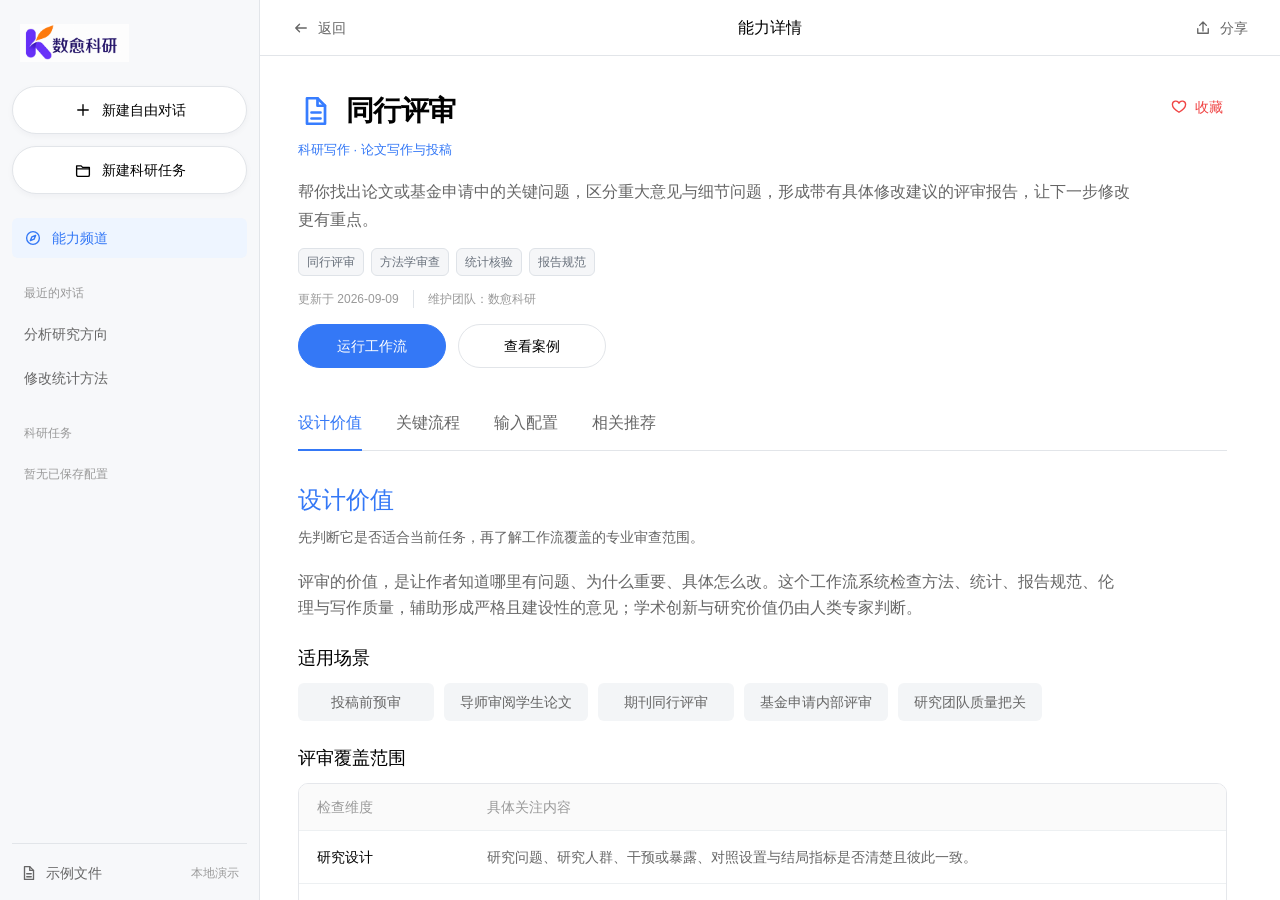
<file: design-spec/product/workflow-detail.html>
<!doctype html>
<html lang="zh-CN"><head><meta charset="UTF-8"><meta name="viewport" content="width=device-width,initial-scale=1"><title>同行评审 · 数愈科研</title><meta name="description" content="了解同行评审的设计价值、关键流程、输入配置与科研案例。"><link rel="stylesheet" href="./product.css"><link rel="stylesheet" href="./detail.css"><script defer src="./product-data.js"></script><script defer src="./detail-data.js"></script><script defer src="./product.js"></script></head>
<body data-page="detail"><a class="skip-link" href="#main">跳到主要内容</a><div class="product-shell"><aside class="product-sidebar" data-sidebar aria-label="工作区导航"></aside><header class="product-topbar"><a class="back-link" href="./workflows.html">返回</a><span class="topbar-title">能力详情</span><button class="topbar-action" data-share type="button">分享</button></header><main id="main" class="product-scroll"><div class="content-track detail-track">
<header class="workflow-hero"><button class="icon-action detail-favorite" data-favorite type="button">收藏</button><div class="detail-title"><img src="./assets/file-blue.svg" alt="" width="32" height="32"><h1 data-workflow-title>同行评审</h1></div><p class="detail-category" data-workflow-category>科研写作 · 论文写作与投稿</p><p class="lead" data-workflow-summary></p><div class="detail-taxonomy"><div class="detail-tags" data-detail-tags></div></div><div class="detail-meta"><span>更新于 2026-09-09</span><span>维护团队：数愈科研</span></div><div class="action-row"><button class="button primary" data-run type="button">运行工作流</button><a class="button secondary" data-preview-link href="https://kgcure.com/workspace/workflows/template/79d470ab439e4f80a540a61c09dae2fd/cases/34b2609a-cc8f-4b5e-b7e8-48716676d61d">查看案例</a></div></header>
<nav class="detail-anchors" aria-label="详情章节"><a href="#value" aria-current="location">设计价值</a><a href="#process">关键流程</a><a href="#configuration">输入配置</a><a href="#related">相关推荐</a><div class="anchor-actions"><button class="anchor-button primary" data-run type="button">运行工作流</button><a class="anchor-button secondary" data-preview-link href="https://kgcure.com/workspace/workflows/template/79d470ab439e4f80a540a61c09dae2fd/cases/34b2609a-cc8f-4b5e-b7e8-48716676d61d">查看案例</a></div></nav>
<section class="detail-section" id="value"><div class="section-heading"><div><span class="section-index">01</span><h2>设计价值</h2><p>先判断它是否适合当前任务，再了解工作流覆盖的专业审查范围。</p></div></div><p class="value-lead" data-value-intro></p><h3>适用场景</h3><div class="detail-scenarios" data-scenarios></div><h3>评审覆盖范围</h3><div class="scope-table" data-scope-table></div><h3>问题与价值</h3><div class="value-table" data-value-table></div></section>
<section class="detail-section" id="process"><div class="section-heading"><div><span class="section-index">02</span><h2>关键流程</h2><p>从读取材料、核验方法到组织意见，每一步都保留人工确认节点。</p></div></div><ol class="detail-flow" data-flow></ol><h3>关键节点与人工确认</h3><div class="checkpoint-table" data-checkpoints></div><h3>交付成果</h3><div class="detail-outputs" data-outputs></div><div class="conditional-outputs"><h3>可选补充成果</h3><div data-conditional></div><p class="table-note">补充成果仅在相应材料、权限、运行环境或平台能力具备时提供。</p></div></section>
<section class="detail-section" id="configuration"><div class="section-heading"><div><span class="section-index">03</span><h2>输入配置</h2><p>准备材料并确认运行偏好；系统会根据任务内容采用推荐配置。</p></div></div><div class="input-requirements"><div><span>01</span><h3>说明评审目标</h3><p data-input-description></p></div><div><span>02</span><h3>上传研究材料</h3><p data-upload-description></p></div></div><h3>材料范围与准备要求</h3><div class="material-table" data-material-table></div><h3>运行配置</h3><dl class="configuration-options"><div><dt>模型配置</dt><dd><span class="default-option">SHUYU Pro <small>推荐</small></span><span>SHUYU Flash</span></dd></div><div><dt>调用模式</dt><dd><span class="default-option">深度 <small>推荐</small></span><span>专家</span></dd></div><div><dt>输出语言</dt><dd><span class="default-option">中文 <small>推荐</small></span><span>English</span></dd></div><div><dt>输出风格</dt><dd><span class="default-option">正式 <small>推荐</small></span><span>专业</span><span>简洁</span><span>口语化</span></dd></div></dl><article class="detail-case"><header><div><span class="case-label">真实科研案例</span><h3 data-case-title>示例：同行评审</h3></div><a class="case-link" data-preview-link href="https://kgcure.com/workspace/workflows/template/79d470ab439e4f80a540a61c09dae2fd/cases/34b2609a-cc8f-4b5e-b7e8-48716676d61d">查看完整案例 →</a></header><div class="case-io"><div><span>输入主题</span><strong data-case-input></strong><p data-case-config></p></div><div><span>得到成果</span><strong data-case-output></strong><p>查看完整结果与交付文件</p></div></div></article></section>
<section class="detail-section" id="related"><div class="section-heading"><div><span class="section-index">04</span><h2>相关推荐</h2><p>继续完成表达优化、证据综合与论文初稿等后续科研任务。</p></div></div><div class="detail-related" data-related></div></section>
</div></main></div></body></html>
</file>
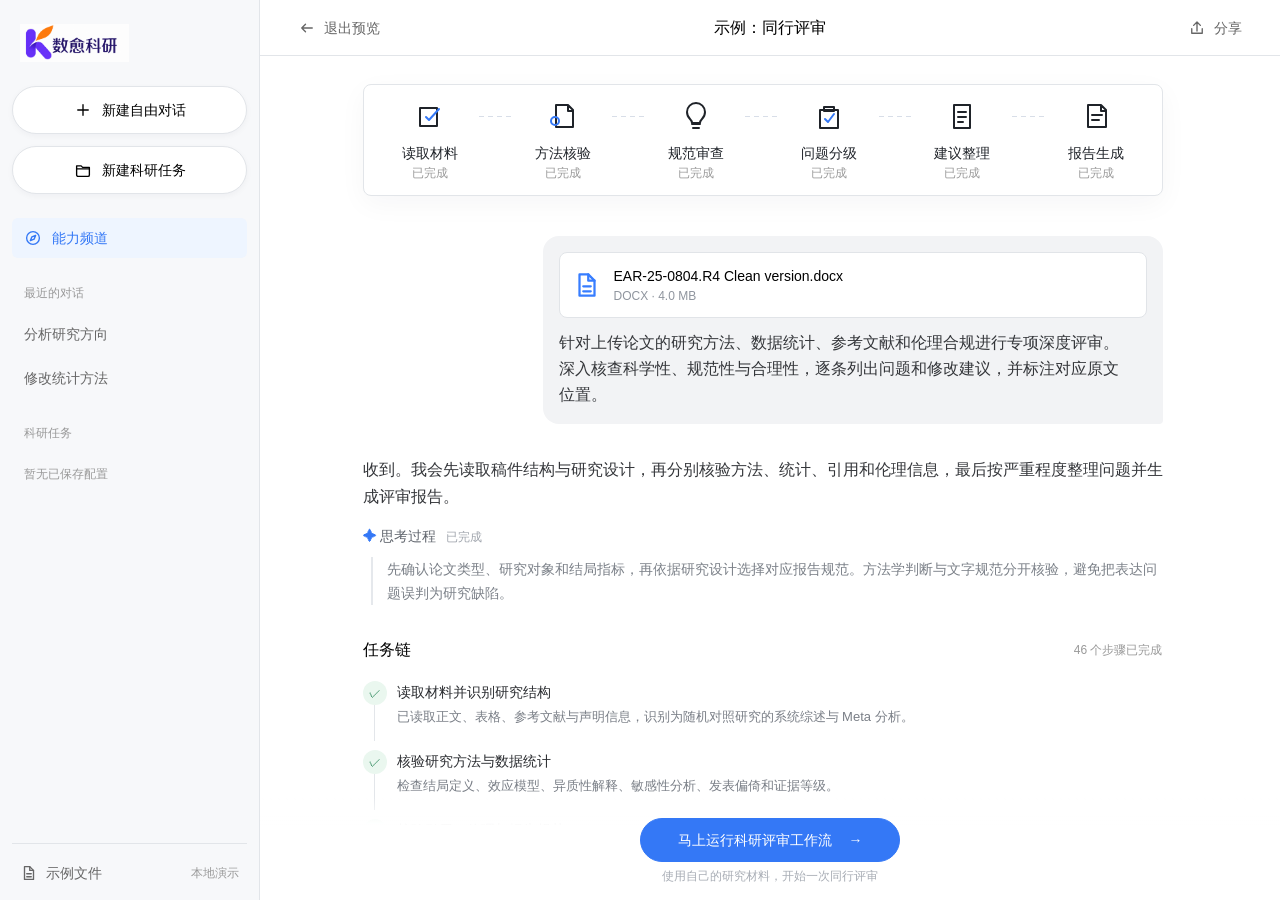
<file: design-spec/product/workflow-preview.html>
<!doctype html><html lang="zh-CN"><head><meta charset="UTF-8"><meta name="viewport" content="width=device-width,initial-scale=1"><title>同行评审案例预览 · 数愈科研</title><link rel="stylesheet" href="./product.css"><link rel="stylesheet" href="./preview.css"><script defer src="./product-data.js"></script><script defer src="./detail-data.js"></script><script defer src="./product.js"></script></head>
<body data-page="preview"><a class="skip-link" href="#main">跳到主要内容</a><div class="product-shell preview-shell"><aside class="product-sidebar" data-sidebar aria-label="工作区导航"></aside>
<header class="product-topbar preview-topbar"><a class="back-link" data-detail-link href="./workflow-detail.html?workflow=peer-review">退出预览</a><span class="topbar-title">示例：同行评审</span><button class="topbar-action" data-share type="button">分享</button></header>
<main id="main" class="product-scroll preview-scroll"><div class="preview-track">
<section class="task-track-card" aria-label="同行评审任务轨道"><div class="task-track">
<div><i><svg viewBox="0 0 32 32"><path d="M6 8h17v18H6z"/><path class="accent" d="m12 17 3 3 10-11"/></svg></i><span>读取材料</span></div><b></b><div><i><svg viewBox="0 0 32 32"><path d="M9 5h12l5 5v17H9zM21 5v6h5"/><circle class="accent" cx="8" cy="21" r="4"/></svg></i><span>方法核验</span></div><b></b><div><i><svg viewBox="0 0 32 32"><path d="M12 24h8M13 28h6M10 19c-2-2-3-4-3-7a9 9 0 0 1 18 0c0 3-1 5-3 7-1 1-2 2-2 4h-8c0-2-1-3-2-4z"/></svg></i><span>规范审查</span></div><b></b><div><i><svg viewBox="0 0 32 32"><path d="M11 7h10v4H11zM7 10h18v18H7z"/><path class="accent" d="m12 19 3 3 6-8"/></svg></i><span>问题分级</span></div><b></b><div><i><svg viewBox="0 0 32 32"><path d="M8 5h16v23H8zM12 12h8M12 17h8M12 22h5"/></svg></i><span>建议整理</span></div><b></b><div><i><svg viewBox="0 0 32 32"><path d="M8 5h13l5 5v17H8zM21 5v6h5M12 15h10M12 20h7"/></svg></i><span>报告生成</span></div>
</div></section>
<section class="conversation" aria-label="同行评审案例对话">
<article class="chat-user"><div class="user-bubble"><div class="upload-file"><img src="./assets/file-blue.svg" alt=""><div><strong>EAR-25-0804.R4 Clean version.docx</strong><span>DOCX · 4.0 MB</span></div></div><p>针对上传论文的研究方法、数据统计、参考文献和伦理合规进行专项深度评审。深入核查科学性、规范性与合理性，逐条列出问题和修改建议，并标注对应原文位置。</p></div></article>
<article class="chat-assistant"><div class="assistant-body"><p>收到。我会先读取稿件结构与研究设计，再分别核验方法、统计、引用和伦理信息，最后按严重程度整理问题并生成评审报告。</p><details class="thinking" open><summary>✦ 思考过程 <small>已完成</small></summary><div>先确认论文类型、研究对象和结局指标，再依据研究设计选择对应报告规范。方法学判断与文字规范分开核验，避免把表达问题误判为研究缺陷。</div></details></div></article>
<article class="chat-assistant"><div class="assistant-body"><div class="chain-title"><span>任务链</span><small>46 个步骤已完成</small></div><ol class="task-chain">
<li><i>✓</i><div><strong>读取材料并识别研究结构</strong><p>已读取正文、表格、参考文献与声明信息，识别为随机对照研究的系统综述与 Meta 分析。</p></div></li>
<li><i>✓</i><div><strong>核验研究方法与数据统计</strong><p>检查结局定义、效应模型、异质性解释、敏感性分析、发表偏倚和证据等级。</p></div></li>
<li><i>✓</i><div><strong>核验引用、伦理与报告规范</strong><p>比对引用来源、注册信息、数据可及性、利益冲突及 PRISMA 等适用规范。</p></div></li>
<li><i>✓</i><div><strong>定位原文并完成问题分级</strong><p>按关键、重要、中等及建议性问题分类，并为每项问题补充修改方向。</p></div></li>
<li><i>✓</i><div><strong>生成并验证评审报告</strong><p>报告文件已生成，文件完整性验证通过。</p><code>✓ EAR-25-0804.R4_专项深度评审报告.md</code></div></li></ol><details class="more-steps"><summary>查看其他 41 个执行步骤</summary></details></div></article>
<article class="chat-assistant final-answer"><div class="assistant-body"><h1>评审完成</h1><p>专项深度评审报告已生成。本次围绕研究方法、数据统计、参考文献与伦理合规四个维度，共识别 <strong>26 项具体问题</strong>。</p>
<a class="artifact-file" href="#report"><span class="file-type">MD</span><span><strong>EAR-25-0804.R4_专项深度评审报告.md</strong><small>Markdown · 完整评审交付文件</small></span><em>查看</em></a>
<div id="report" class="report"><h2>评审概览</h2><p>其中关键问题 4 项、重要问题 4 项、中等及建议性问题 18 项。建议优先处理影响结论可信度、方法合理性和研究透明度的问题。</p><h2>关键问题</h2><div class="report-table"><div class="table-head"><span>问题</span><span>核验结果与修改建议</span></div><div><strong>结局定义</strong><p>HPT 和 LNP 未区分暂时性与永久性，两种情况的预后和管理策略不同。建议分别定义时间窗并重新报告结局。</p></div><div><strong>模型选择</strong><p>依据异质性检验切换固定效应与随机效应模型的方法不当。建议根据临床与方法学假设预先确定模型。</p></div><div><strong>利益冲突</strong><p>商业公司提供“专业指导”未充分披露，且与 Funding 声明存在矛盾。建议统一资金与利益冲突表述。</p></div><div><strong>发表偏倚</strong><p>仅纳入 7 项研究时评估发表偏倚的可靠性不足，且 fail-safe N 已不再推荐。建议删除过度解读并说明限制。</p></div></div><h2>其他需要优先处理的内容</h2><p>重要问题包括 I² 阈值引用归属错误、高异质性下对合并效应的解释不当、第三位审稿人未署名，以及 LNM 的 GRADE 评级偏高。其余问题主要涉及检索策略、参考文献、数据可及性声明和 PROSPERO 注册号验证。</p><blockquote><strong>总体评价</strong><br>本文选题具有临床价值，RCT-only 的设计正确，结论表述克制，方法学框架基本合理。建议优先修正结局定义和模型选择问题后重新提交。</blockquote></div></div></article>
</section></div></main>
<div class="preview-bottom-action"><div><button class="button primary" type="button" data-run>马上运行科研评审工作流 <span>→</span></button><p>使用自己的研究材料，开始一次同行评审</p></div></div>
</div></body></html>
</file>
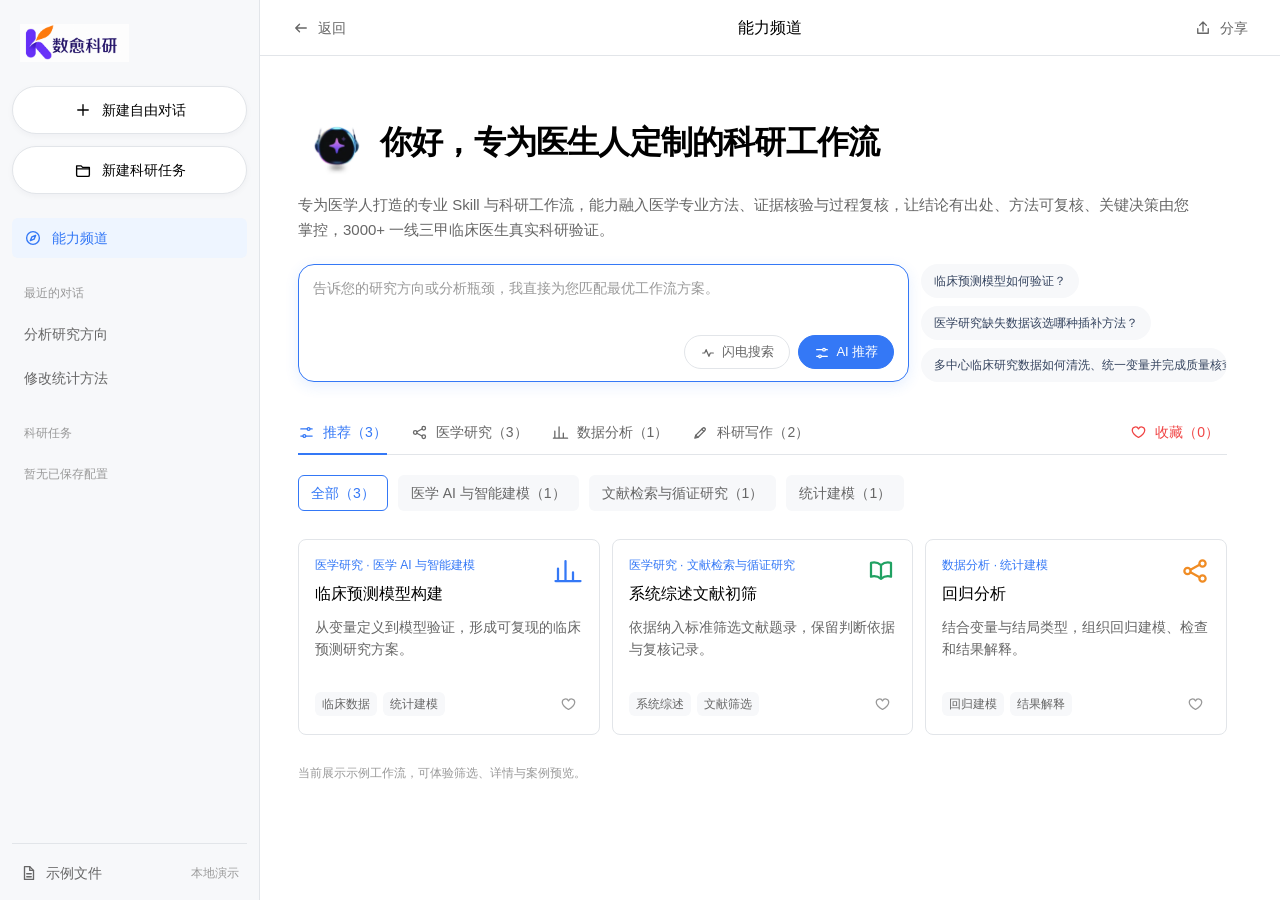
<file: design-spec/product/workflows.html>
<!doctype html>
<html lang="zh-CN">
<head>
  <meta charset="UTF-8">
  <meta name="viewport" content="width=device-width,initial-scale=1">
  <title>能力频道 · 数愈科研</title>
  <meta name="description" content="浏览、筛选和选择适合研究目标的数愈科研工作流。">
  <link rel="stylesheet" href="./product.css">
  <script src="./product-data.js" defer></script>
  <script src="./product.js" defer></script>
</head>
<body data-page="channel">
  <a class="skip-link" href="#main">跳到主要内容</a>
  <div class="product-shell">
    <aside class="product-sidebar" data-sidebar aria-label="工作区导航"></aside>
    <header class="product-topbar">
      <a class="back-link" href="../../index.html">返回</a>
      <span class="topbar-title">能力频道</span>
      <button class="topbar-action" type="button" data-share>分享</button>
    </header>
    <main id="main" class="product-scroll">
      <div class="content-track channel-track">
        <section class="channel-assistant" aria-labelledby="assistant-title">
          <div class="assistant-intro">
            <img class="assistant-avatar" src="[data-uri]" alt="">
            <div class="assistant-copy">
              <h1 id="assistant-title">你好，专为医生人定制的科研工作流</h1>
              <p>专为医学人打造的专业 Skill 与科研工作流，能力融入医学专业方法、证据核验与过程复核，让结论有出处、方法可复核、关键决策由您掌控，3000+ 一线三甲临床医生真实科研验证。</p>
            </div>
          </div>
          <div class="assistant-tools">
            <form class="search-form assistant-search" role="search" data-search-form>
              <textarea name="query" aria-label="描述研究方向或搜索工作流" rows="3" placeholder="告诉您的研究方向或分析瓶颈，我直接为您匹配最优工作流方案。" autocomplete="off"></textarea>
              <div class="assistant-search-actions">
                <button class="assistant-search-button" type="submit"><span data-search-icon aria-hidden="true"></span><span>闪电搜索</span></button>
                <button class="assistant-ai-button" type="submit"><span data-ai-icon aria-hidden="true"></span><span>AI 推荐</span></button>
              </div>
            </form>
            <aside class="assistant-prompts" aria-label="常见科研问题">
              <button type="button" data-example-query="临床预测模型如何验证？">临床预测模型如何验证？</button>
              <button type="button" data-example-query="医学研究缺失数据该选哪种插补方法？">医学研究缺失数据该选哪种插补方法？</button>
              <button type="button" data-example-query="多中心临床研究数据如何清洗、统一变量并完成质量核查？">多中心临床研究数据如何清洗、统一变量并完成质量核查？</button>
            </aside>
          </div>
        </section>
        <div class="content-tabs primary-navigation" role="tablist" aria-label="工作流分类" data-primary-navigation></div>
        <section class="filters" aria-label="工作流筛选" data-filters>
          <div class="filter-row tags-only"><div class="tag-list" role="group" aria-label="二级标签" data-tags></div></div>
        </section>
        <section id="workflow-results" class="workflow-grid" aria-label="工作流列表" data-workflow-grid></section>
        <div class="empty-state" data-empty hidden><h2>没有找到匹配的工作流</h2><p>试试其他关键词，或清除筛选后重新选择。</p><button class="button secondary" type="button" data-reset>清除筛选</button></div>
        <p class="catalog-note">当前展示示例工作流，可体验筛选、详情与案例预览。</p>
        <noscript><p>请启用 JavaScript 以浏览和筛选工作流。也可直接<a href="./workflow-detail.html">查看能力详情</a>。</p></noscript>
      </div>
    </main>
  </div>
</body>
</html>
</file>
<file: style.css>
:root{color-scheme:light;--blue:#1677ff;--blue-hover:#0867e8;--blue-soft:#eff6ff;--orange:#ff8a26;--purple:#7044bf;--ink:#253044;--body:#596477;--muted:#7c8799;--line:#e8edf3;--surface:#f7f9fc;--white:#fff;--footer:#111318;--font:"PingFang SC","Microsoft YaHei","Helvetica Neue",sans-serif;--ease:cubic-bezier(.22,.68,0,1)}
*{box-sizing:border-box}[hidden]{display:none!important}html{scroll-behavior:smooth;scroll-padding-top:88px}body{margin:0;background:var(--white);font-family:var(--font);color:var(--ink);font-size:17px;line-height:1.7;-webkit-font-smoothing:antialiased}button,input,textarea{font:inherit}button,a{-webkit-tap-highlight-color:transparent;touch-action:manipulation}button{cursor:pointer;color:inherit;border:0;background:none}a{color:inherit;text-decoration:none}button:focus-visible,a:focus-visible,textarea:focus-visible,.logo-marquee:focus-visible{outline:3px solid #83b7ff;outline-offset:4px}p,h1,h2,h3,h4,figure{margin:0;text-wrap:pretty}img{display:block;max-width:100%}.icon{display:block;flex-shrink:0}span[data-icon]{display:inline-flex;align-items:center;justify-content:center;flex-shrink:0}.sr-only{position:absolute;width:1px;height:1px;padding:0;margin:-1px;overflow:hidden;clip:rect(0,0,0,0);white-space:nowrap;border:0}.skip-link{position:fixed;top:-90px;left:20px;background:#fff;padding:12px;z-index:200}.skip-link:focus{top:12px}
.container,.header-inner{width:min(1440px,calc(100% - 128px));margin:auto}.site-header{height:68px;border-bottom:1px solid #eef1f5;background:#ffffffef;position:sticky;top:0;z-index:30;backdrop-filter:blur(14px)}.header-inner{height:100%;display:flex;align-items:center;justify-content:space-between;gap:24px}.brand{flex-shrink:0}.brand img{width:150px;height:52px;object-fit:contain}.main-nav{display:flex;align-items:center;gap:34px;margin-left:auto;margin-right:24px}.main-nav a{font-size:15px;font-weight:650;color:#4e5b6f;transition:color .18s}.main-nav a:hover,.main-nav a.is-active{color:var(--blue)}.login-button{display:flex;align-items:center;justify-content:center;gap:10px;border-radius:8px;padding:8px 19px;font-size:15px;font-weight:700;min-height:40px;background:var(--blue);color:#fff;transition:background .18s}.login-button .icon{width:16px;height:16px}.login-button:hover{background:var(--blue-hover)}
.hero{padding:48px 0 64px;position:relative;isolation:isolate;overflow:hidden}.hero-inner{width:min(1440px,calc(100% - 128px));margin:auto;text-align:center;position:relative;z-index:1}.eyebrow,.section-kicker{display:flex;align-items:center;gap:10px;font-size:15px;font-weight:700;letter-spacing:.8px;color:var(--orange);margin-bottom:16px}.eyebrow,.section-kicker.centered{justify-content:center}.orange-dot{width:6px;height:6px;background:var(--orange);border-radius:50%;display:inline-block}.section-kicker>span{display:block;width:18px;height:2px;background:var(--orange)}.hero h1{font-size:clamp(40px,3.4vw,64px);font-weight:600;letter-spacing:-1.8px;line-height:1.3}.hero h1>span{color:var(--blue)}.mobile-break{display:none}.hero-description{font-size:20px;line-height:1.8;color:var(--body);margin:17px auto 0;max-width:1140px}.hero-decoration{position:absolute;inset:0;z-index:-1;pointer-events:none;overflow:hidden}.orbit{position:absolute;border:1px solid #1677ff13;border-radius:50%;width:560px;height:560px}.orbit-one{left:-390px;top:35px}.orbit-two{right:-380px;top:-155px;width:640px;height:640px;border-color:#1677ff10}.orbit-node{position:absolute;width:8px;height:8px;border:1px solid #1677ff35;border-radius:50%;left:8%;top:70%;background:white}.orbit-cross{position:absolute;right:9%;top:59%;width:14px;height:14px;opacity:.28}.orbit-cross:before,.orbit-cross:after{content:"";position:absolute;background:var(--orange)}.orbit-cross:before{left:6px;width:1px;height:14px}.orbit-cross:after{top:6px;height:1px;width:14px}
.proof-strip{max-width:970px;display:grid;grid-template-columns:repeat(4,1fr);margin:28px auto 0}.proof-strip>div{display:flex;flex-direction:column;align-items:center;gap:4px;position:relative}.proof-strip>div+div:before{content:"";position:absolute;left:0;top:9px;width:1px;height:42px;background:var(--line)}.proof-strip strong{font-family:"Helvetica Neue",var(--font);font-size:38px;font-weight:600;color:var(--blue);line-height:1.3;letter-spacing:-.5px}.proof-strip strong span{font-size:26px;margin-left:3px}.proof-strip>div>span{font-size:16px;font-weight:650;color:#171b23}
.research-composer{position:relative;display:flex;width:min(1000px,100%);height:164px;margin:28px auto 0;padding:25px 28px;text-align:left;border:1.5px solid var(--blue);border-radius:18px;background:#fff;box-shadow:0 6px 24px #1677ff08;transition:border-color .2s,box-shadow .2s}.research-composer:hover,.research-composer:focus-visible{box-shadow:0 0 0 4px #1677ff0a,0 8px 30px #1677ff0b}.composer-placeholder{font-size:22px;font-weight:400;color:#939daf;line-height:1.6}.composer-send{position:absolute;right:22px;bottom:20px;width:42px;height:42px;border-radius:10px;background:var(--blue);color:white}.composer-send .icon{width:22px;height:22px}.question-examples{margin-top:18px}.example-grid{display:grid;grid-template-columns:repeat(3,minmax(0,1fr));gap:10px;max-width:1000px;margin:auto}.example-pill{display:flex;gap:8px;align-items:center;justify-content:center;padding:10px 12px;border:1px solid #e5ebf3;border-radius:8px;font-size:14px;line-height:1.5;min-height:44px;color:#5c6c82;background:#fff;transition:color .18s,background .18s,border-color .18s}.example-pill .icon{width:16px;height:16px;color:#8796ac}.example-pill:hover{background:var(--blue-soft);border-color:#bad4f8;color:var(--blue)}
.section{padding:88px 0}.section h2{font-size:44px;line-height:1.4;letter-spacing:-1px;font-weight:600;color:var(--ink)}.trust-section{background:var(--surface);border-top:1px solid #f0f3f8;border-bottom:1px solid #f0f3f8;padding:76px 0}.trust-layout{display:grid;grid-template-columns:minmax(0,1fr) minmax(0,2fr);gap:64px;align-items:start}.intro-copy{font-size:19px;line-height:1.8;color:var(--body);margin-top:18px}.capability{display:grid;grid-template-columns:44px minmax(0,1fr);gap:16px;padding:22px 0;border-bottom:1px solid #e2e8f1}.capability:first-child{padding-top:0}.capability:last-child{border-bottom:0;padding-bottom:0}.capability-main-icon{width:44px;height:44px;border-radius:11px;background:#eaf2ff;color:var(--blue)}.capability-main-icon .icon{width:25px;height:25px}.capability h3{font-size:25px;font-weight:600;line-height:1.45;letter-spacing:-.2px}.capability p{font-size:17px;line-height:1.75;color:var(--body);margin-top:8px;max-width:960px}.capability-details{display:flex;gap:8px 20px;flex-wrap:wrap;margin-top:12px}.capability-details>span{display:flex;align-items:center;gap:6px;font-size:14px;line-height:1.5;color:#778499;white-space:nowrap}.capability-details .icon{width:15px;height:15px;color:#8c99ab}.center-heading{text-align:center}.center-heading>p:last-child{font-size:20px;line-height:1.75;color:var(--body);max-width:1130px;margin:16px auto 0}
.logo-wall{margin-top:38px;display:grid;gap:12px}.logo-row{display:grid;grid-template-columns:100px minmax(0,1fr);align-items:center;gap:18px}.logo-row-label{font-size:14px;font-weight:600;color:#7a8799;letter-spacing:.5px}.logo-marquee{overflow:hidden;mask-image:linear-gradient(to right,transparent,#000 3%,#000 97%,transparent);border-radius:8px}.logo-track{display:flex;width:max-content;animation:logo-scroll 70s linear infinite}.logo-group{display:flex;gap:14px;padding-right:14px;flex-shrink:0}.logo-row:nth-child(even) .logo-track{animation-direction:reverse;animation-duration:78s;animation-delay:-27s}.logo-row:nth-child(3) .logo-track{animation-delay:-15s;animation-duration:74s}.logo-row:nth-child(4) .logo-track{animation-delay:-40s;animation-duration:86s}.logo-marquee:hover .logo-track,.logo-marquee:focus-within .logo-track{animation-play-state:paused}.logo-tile{width:216px;height:78px;flex:0 0 216px;border:1px solid #e0e5ec;border-radius:8px;background:white;display:flex;align-items:center;justify-content:center;padding:12px 16px;position:relative}.logo-real img{width:auto;height:auto;max-width:164px;max-height:50px;object-fit:contain}.logo-placeholder{gap:10px;color:#416996}.logo-emblem{width:34px;height:38px}.logo-emblem .icon{width:31px;height:31px;stroke-width:1.5}.logo-wordmark{font-size:16px;font-weight:650;line-height:1.4;white-space:nowrap}.logo-wordmark small{display:block;font:7px/1.7 "Helvetica Neue",sans-serif;letter-spacing:1px;opacity:.72}.logo-demo-label{position:absolute;right:6px;top:3px;color:#acb4c0;font-size:8px;font-weight:400}.palette-1{color:#4e8276}.palette-2{color:#6876a5}.palette-3{color:#63849b}@keyframes logo-scroll{to{transform:translateX(-50%)}}
.compact-cases{display:grid;grid-template-columns:repeat(3,minmax(0,1fr));gap:24px;margin-top:34px}.compact-case{border:1px solid var(--line);border-radius:12px;padding:24px;background:#fbfcfe}.case-category{display:flex;align-items:center;gap:8px;color:var(--blue);font-size:14px;font-weight:600}.case-category .icon{width:17px;height:17px}.compact-case h3{font-size:22px;line-height:1.5;font-weight:600;margin-top:10px;color:var(--ink)}.case-user{font-size:14px;line-height:1.65;color:#8893a4;margin-top:12px}.case-result{font-size:16px;line-height:1.75;color:var(--body);margin-top:10px}
.roles-section{padding-top:12px;padding-bottom:96px}.role-grid{display:grid;grid-template-columns:repeat(3,minmax(0,1fr));gap:26px;margin-top:36px}.role-card--student{--role-color:var(--orange);--role-tint:#fffaf5;--role-line:#f3e0cf}.role-card--doctor{--role-color:var(--blue);--role-tint:#f7faff;--role-line:#dae5f6}.role-card--director{--role-color:var(--purple);--role-tint:#fbf8ff;--role-line:#e6dcf3}.role-card{display:flex;flex-direction:column;background:var(--role-tint);border:1px solid var(--role-line);border-radius:14px;padding:28px 30px}.role-label{display:flex;flex-direction:column;align-items:center;gap:10px;text-align:center}.role-icon{display:flex;width:76px;height:76px;align-items:center;justify-content:center;background:#ffffffb3;border:1px solid var(--role-line);border-radius:20px;color:var(--role-color)}.role-icon .icon{width:42px;height:42px;color:var(--role-color)}.role-label h3{font-size:30px;line-height:1.4;font-weight:650;color:var(--role-color)}.role-promise{letter-spacing:-.2px;font-size:23px;line-height:1.5;font-weight:600;color:var(--ink);margin-top:20px}.role-description{font-size:17px;line-height:1.8;color:var(--body);margin-top:12px;margin-bottom:20px}.role-capabilities{list-style:none;display:grid;grid-template-columns:repeat(2,minmax(0,1fr));gap:12px 16px;margin:auto 0 0;padding:18px 0 0;border-top:1px solid var(--role-line)}.role-capabilities li{display:flex;align-items:center;gap:9px;min-width:0;font-size:15px;line-height:1.45;color:var(--ink)}.role-ability-icon{width:34px;height:34px;border:1px solid var(--role-line);border-radius:9px;background:#ffffffb3;color:var(--role-color)}.role-ability-icon .icon{width:18px;height:18px}
.site-footer{background:var(--footer);color:#fff}.service-grid{display:grid;grid-template-columns:repeat(3,minmax(0,1fr));gap:32px;border-bottom:1px solid #ffffff18;padding:32px 0}.service-grid>button{display:flex;align-items:center;gap:16px;text-align:left;padding:8px 0}.service-icon{width:46px;height:46px;border:1px solid #ffffff26;border-radius:12px;color:#d7dfec}.service-icon .icon{width:25px;height:25px}.service-grid h3{font-size:20px;font-weight:600;color:#f3f5f9}.service-grid p{font-size:15px;line-height:1.6;color:#8e99ab;margin-top:5px}.service-arrow{margin-left:auto;color:#6e7b91}.service-arrow .icon{width:19px;height:19px}.service-grid>button:hover .service-arrow{color:white}.footer-main{display:grid;grid-template-columns:minmax(210px,1fr) minmax(410px,1.5fr) auto;gap:44px;padding:48px 0 52px}.footer-brand img{width:172px;height:auto;border-radius:8px;background:white;padding:5px 8px}.footer-about{font-size:16px;color:#c4ccd8;margin-top:19px;line-height:1.75}.footer-contact{font-size:14px;line-height:1.9;color:#98a4b6;margin-top:21px}.footer-legal{font-size:12px;line-height:1.85;color:#667387;margin-top:26px}.footer-navigation{display:grid;grid-template-columns:1fr 1.35fr 1fr;gap:26px}.footer-nav{display:flex;flex-direction:column;align-items:flex-start;gap:10px;min-width:0}.footer-nav h4{font-size:17px;line-height:1.5;color:#f4f6fa;font-weight:600;margin-bottom:9px}.footer-nav button{font-size:14px;color:#a3afc0;line-height:1.6;text-align:left;padding:0;min-height:26px}.footer-nav button:hover{color:#fff}.coming-soon{display:block;color:#606e82;font-size:10px;line-height:1.4}.footer-qr{display:grid;grid-template-columns:repeat(2,136px);gap:20px;align-items:start}.footer-qr img{width:128px;height:128px;margin:0 auto;background:#fff;border-radius:6px;image-rendering:pixelated}.footer-qr figcaption{text-align:center;margin-top:14px}.footer-qr strong{display:block;font-size:15px;font-weight:600;white-space:nowrap;color:#f1f4f8}.footer-qr figcaption>span{display:block;font-size:11px;line-height:1.65;color:#929fb2;margin-top:5px;white-space:nowrap}.footer-qr small{display:block;font-size:10px;color:#606e82;margin-top:5px}
dialog{width:min(680px,calc(100% - 40px));max-height:calc(100dvh - 64px);margin:auto;border:1px solid #e1e8f2;border-radius:20px;padding:0;color:var(--ink);box-shadow:0 24px 90px #263f6129;overscroll-behavior:contain;background:#fff}dialog::backdrop{background:#172c4552;backdrop-filter:blur(4px)}dialog[open]{animation:dialog-in .2s var(--ease)}.dialog-shell{position:relative;padding:40px}.dialog-close{position:absolute;top:14px;right:14px;padding:8px;border-radius:50%;color:#8793a5;background:#f6f8fb;z-index:1}.dialog-close .icon{width:18px;height:18px}.dialog-close:hover{background:#eaf1fb;color:var(--blue)}.dialog-eyebrow{font-size:11px;letter-spacing:.7px;color:#8492a6;margin-bottom:11px;display:flex;align-items:center;gap:7px}.dialog-eyebrow .icon{width:15px;height:15px;color:var(--blue)}#dialog-title{font-size:26px;font-weight:500;line-height:1.5;letter-spacing:-.4px;padding-right:10px}.dialog-description{font-size:13px;color:#8490a2;line-height:1.9;margin-top:13px}.demo-steps{list-style:none;margin:28px 0;padding:0}.demo-steps li{display:grid;grid-template-columns:26px 1fr;gap:14px;padding:16px 0;border-bottom:1px solid #ecf0f6}.demo-steps li:first-child{padding-top:0}.step-number{color:#6792cf;font-size:11px;padding-top:3px}.demo-steps h3{font-size:15px;font-weight:500}.demo-steps p{font-size:12px;line-height:1.8;margin-top:4px;color:#8590a1}.deliverables{background:#f6f9fe;border-radius:10px;padding:19px 20px}.deliverables h3{font-size:11px;font-weight:500;color:#7b8da6;margin-bottom:10px}.deliverables ul{margin:0;padding:0;list-style:none;display:flex;gap:9px;flex-wrap:wrap}.deliverables li{font-size:12px;color:#5f7799;display:flex;align-items:center;gap:5px}.deliverables li+li:before{content:"·";margin-right:4px;color:#a5b5ca}.demo-disclosure{font-size:11px;color:#93a0b1;line-height:1.9;margin-top:18px}.dialog-actions{margin-top:28px;display:flex;align-items:center;justify-content:flex-end;gap:16px;flex-wrap:wrap}.primary-button{display:inline-flex;align-items:center;justify-content:center;gap:10px;padding:10px 19px;min-height:44px;border-radius:8px;background:var(--blue);color:#fff;font-size:13px}.primary-button .icon{width:16px;height:16px}.primary-button:hover{background:var(--blue-hover)}.secondary-button{font-size:12px;color:#7a889d;padding:10px 13px;min-height:44px;border:1px solid #e0e7f1;border-radius:8px}.secondary-button:hover{background:#f6f9fd}.saved-question{border-left:2px solid #a4caff;margin-top:24px;padding:6px 0 6px 16px;white-space:pre-wrap;overflow-wrap:anywhere;font-size:14px;color:#61718a;max-height:140px;overflow:auto}.login-mark{margin-bottom:28px}.login-mark img{width:135px;height:auto}.full-button{width:100%;margin-top:22px}.dialog-note{text-align:center;font-size:11px;color:#91a0b4;margin-top:13px;line-height:1.8}.workspace-banner{display:flex;align-items:center;gap:8px;padding:12px 15px;border-radius:8px;background:#eff6ff;color:#5880b3;font-size:12px;margin-top:24px}.workspace-banner .icon{width:17px;height:17px}.workspace-options{display:flex;gap:8px;flex-wrap:wrap;margin-top:19px}.workspace-option{font-size:12px;padding:8px 12px;border:1px solid #dde7f4;border-radius:7px;color:#7487a3}.workspace-option[aria-pressed="true"]{background:#eff6ff;border-color:#91bffe;color:#1677ff}.next-stage{margin-top:23px}.next-stage h3{font-size:16px;font-weight:500}.next-stage>p{margin-top:8px;font-size:13px;color:#8491a4;line-height:1.9}.toast{position:fixed;bottom:32px;left:50%;transform:translate(-50%,12px);opacity:0;pointer-events:none;padding:12px 20px;max-width:calc(100% - 32px);border:1px solid #deebfb;border-radius:10px;background:#fff;box-shadow:0 8px 35px #34598421;font-size:13px;color:#5378a8;z-index:80;transition:opacity .2s,transform .2s}.toast.visible{opacity:1;transform:translate(-50%,0)}@keyframes dialog-in{from{opacity:0;transform:translateY(9px)}to{opacity:1;transform:translateY(0)}}
.workspace-question{width:100%;resize:vertical;min-height:130px;border:1px solid #b9d4f8;border-radius:10px;padding:14px;margin-top:22px;background:#f9fbff;font-size:17px;line-height:1.7;color:var(--ink)}.dialog-description,.demo-steps p,.next-stage>p{color:#6f7f95}.primary-button{font-size:15px}.dialog-description{font-size:16px}.demo-steps p{font-size:14px}.demo-disclosure{font-size:12px}
@media(max-width:1300px){.footer-main{gap:28px}.trust-layout{gap:40px}.section h2{font-size:40px}.capability h3{font-size:24px}.role-card{padding:26px}.role-promise{font-size:22px}.logo-row{grid-template-columns:100px minmax(0,1fr);gap:12px}}
@media(max-width:1100px){.footer-main{grid-template-columns:minmax(170px,.8fr) minmax(310px,1.4fr) auto;gap:22px}.footer-qr{grid-template-columns:repeat(2,120px);gap:14px}.footer-qr img{width:116px;height:116px}.footer-navigation{gap:18px}.container,.header-inner,.hero-inner{width:calc(100% - 72px)}.main-nav{gap:26px;margin-right:8px}.hero h1{font-size:40px}.hero-description{font-size:18px}.section h2{font-size:36px}.intro-copy{font-size:17px}.capability p{font-size:16px}.capability h3{font-size:22px}.capability-details{gap:8px 14px}.capability-details>span{font-size:13px}.center-heading>p:last-child{font-size:18px}.role-grid{gap:18px}.role-card{padding:24px 20px}.role-promise{font-size:21px}.role-description{font-size:16px}.role-capabilities{gap:10px 12px}.role-capabilities li{font-size:14px;gap:7px}.compact-cases{gap:18px}.compact-case{padding:20px}.compact-case h3{font-size:20px}.service-grid{gap:24px}.service-grid h3{font-size:17px}.service-grid p{font-size:13px}}
@media(max-width:900px){.container,.header-inner,.hero-inner{width:calc(100% - 48px)}.main-nav{gap:18px}.main-nav a{font-size:13px}.login-button{font-size:14px}.trust-layout{grid-template-columns:1fr;gap:32px}.intro-copy{max-width:760px}.section{padding:72px 0}.roles-section{padding-top:8px}.role-grid{grid-template-columns:1fr;gap:20px}.role-card{padding:28px}.role-capabilities{grid-template-columns:repeat(3,minmax(0,1fr))}.role-label h3{font-size:28px}.compact-cases{grid-template-columns:1fr;gap:16px}.compact-case{padding:24px}.compact-case h3{font-size:22px}.case-user{margin-top:8px}.footer-main{grid-template-columns:1fr;gap:36px}.footer-qr{grid-column:auto;justify-content:start;margin-top:0}.footer-navigation{max-width:620px}.footer-legal{margin-top:18px}.service-grid>button{gap:10px}.service-icon{width:38px;height:38px}.service-icon .icon{width:22px;height:22px}.service-arrow{display:none}.example-pill{font-size:13px}}
@media(max-width:600px){html{scroll-padding-top:80px}.site-header{height:64px}.container,.hero-inner{width:calc(100% - 40px)}.header-inner{width:calc(100% - 32px)}.brand img{width:130px;height:46px}.main-nav{display:none}.login-button{font-size:13px;min-height:38px;padding:7px 13px}.hero{padding:34px 0 44px}.eyebrow,.section-kicker{font-size:13px;letter-spacing:.3px;margin-bottom:14px}.hero h1{font-size:34px;line-height:1.4;letter-spacing:-1px}.mobile-break{display:block}.hero-description{font-size:16px;line-height:1.75;margin-top:14px}.hero-decoration{opacity:.6}.proof-strip{margin-top:24px;grid-template-columns:repeat(2,minmax(0,1fr));gap:18px 0}.proof-strip strong{font-size:31px}.proof-strip strong span{font-size:22px}.proof-strip>div>span{font-size:14px}.proof-strip>div+div:before{height:35px;top:9px}.proof-strip>div:nth-child(3):before{display:none}.research-composer{margin-top:24px;height:148px;border-radius:15px;padding:20px}.composer-placeholder{font-size:18px}.composer-send{right:17px;bottom:17px;width:38px;height:38px}.question-examples{margin-top:14px}.example-grid{grid-template-columns:repeat(2,minmax(0,1fr));gap:8px}.example-pill{font-size:12px;min-height:66px;text-align:left;justify-content:flex-start;padding:9px 8px;gap:6px}.example-pill .icon{width:13px;height:13px}.section{padding:64px 0}.section h2{font-size:32px;line-height:1.4;letter-spacing:-.7px}.intro-copy{font-size:16px;line-height:1.8;margin-top:14px}.trust-layout{gap:28px}.capability{grid-template-columns:36px minmax(0,1fr);gap:12px;padding:22px 0}.capability-main-icon{width:36px;height:36px;border-radius:9px}.capability-main-icon .icon{width:21px;height:21px}.capability h3{font-size:21px;line-height:1.45}.capability p{font-size:16px;line-height:1.75;margin-top:8px}.capability-details{gap:8px 12px;margin-top:12px}.capability-details>span{font-size:12px;gap:5px}.capability-details .icon{width:13px;height:13px}.center-heading>p:last-child{font-size:16px;line-height:1.75;margin-top:14px}.logo-wall{gap:12px;margin-top:28px}.logo-row{grid-template-columns:1fr;gap:6px}.logo-row-label{font-size:12px}.logo-tile{width:190px;height:70px;flex-basis:190px;padding:10px 12px}.logo-group{gap:10px;padding-right:10px}.logo-wordmark{font-size:14px}.logo-wordmark small{font-size:6px}.logo-real img{max-width:142px;max-height:45px}.compact-cases{margin-top:26px}.compact-case{padding:20px}.compact-case h3{font-size:21px}.case-result{font-size:16px}.case-user{font-size:13px}.roles-section{padding-top:8px;padding-bottom:64px}.role-grid{margin-top:28px;gap:18px}.role-card{padding:24px}.role-icon{width:64px;height:64px;border-radius:17px}.role-icon .icon{width:36px;height:36px}.role-label h3{font-size:28px}.role-promise{font-size:21px;margin-top:18px}.role-description{font-size:16px;margin-top:10px;margin-bottom:18px}.role-capabilities{grid-template-columns:repeat(2,minmax(0,1fr));gap:12px 10px;padding-top:18px}.role-capabilities li{font-size:14px;gap:7px}.role-ability-icon{width:30px;height:30px;border-radius:8px}.role-ability-icon .icon{width:17px;height:17px}.service-grid{grid-template-columns:1fr;gap:0;padding:14px 0}.service-grid>button{padding:18px 0;gap:14px}.service-grid>button+button{border-top:1px solid #ffffff0d}.service-grid h3{font-size:18px}.service-grid p{font-size:14px}.service-arrow{display:flex}.footer-main{padding:34px 0;gap:30px}.footer-brand img{width:156px}.footer-about{font-size:15px}.footer-navigation{gap:15px;grid-template-columns:1fr 1.35fr 1fr}.footer-nav h4{font-size:16px}.footer-nav button{font-size:13px}.coming-soon{font-size:9px}.footer-qr{grid-template-columns:repeat(2,minmax(0,1fr));gap:20px}.footer-qr strong{font-size:14px}.footer-qr figcaption>span{font-size:10px}.footer-qr img{width:120px;height:120px}.dialog-shell{padding:34px 24px 26px}dialog{width:calc(100% - 28px);max-height:calc(100dvh - 32px);border-radius:16px}#dialog-title{font-size:24px}.dialog-description{font-size:15px}.dialog-actions{gap:10px}.demo-steps{margin:22px 0}.demo-steps h3{font-size:16px}.demo-steps p{font-size:14px}}
@media(prefers-reduced-motion:reduce){html{scroll-behavior:auto}*,*::before,*::after{transition-duration:.01ms!important;animation-duration:.01ms!important}.logo-track{animation:none!important;transform:none!important}.logo-marquee{overflow-x:auto;mask-image:none}.logo-group[aria-hidden]{display:none}}

/* Confirmed text scale. Keep semantic levels consistent across breakpoints. */
:root{--text-intro:18px;--text-body:14px;--text-note:12px}
.hero-description,.intro-copy,.center-heading>p:last-child{font-size:var(--text-intro);line-height:1.8}
.capability p,.case-result,.role-description,.role-capabilities li,.footer-about,.service-grid p{font-size:var(--text-body);line-height:1.8}
.case-user,.case-category,.capability-details>span,.coming-soon,.footer-contact,.footer-qr figcaption>span,.footer-qr small,.footer-copyright,.logo-row-label,.demo-disclosure,.dialog-note{font-size:var(--text-note);line-height:1.6}
.eyebrow,.section-kicker{font-size:14px;gap:8px;font-weight:700;letter-spacing:.3px}
.eyebrow .eyebrow-dot,.section-kicker .eyebrow-dot{display:inline-block;width:auto;height:auto;border:0;background:none;border-radius:0;font-size:22px;line-height:1;color:var(--orange);font-weight:700}
.role-capabilities li{font-size:14px;font-weight:700}
.role-icon{width:108px;height:108px;border:0;background:none;border-radius:0}
.role-icon img{display:block;width:100%;height:100%;object-fit:contain}
.footer-brand img{background:none;border-radius:0;padding:0;mix-blend-mode:lighten}
.role-promise{text-align:center}
.role-description{margin-top:12px;margin-bottom:18px}
.proof-strip{margin-top:30px}
.hero-description{max-width:1040px}.hero{padding-top:44px;padding-bottom:52px}
.hero-decoration{position:absolute;inset:0;z-index:0;pointer-events:none;overflow:hidden;opacity:1}
.hero-art{position:absolute;width:clamp(160px,19vw,320px);height:auto;stroke:#b5cae4;stroke-width:1;opacity:.5}
.hero-art-left{left:-7%;top:17%;transform:rotate(-8deg)}
.hero-art-right{right:-6%;top:0;transform:rotate(6deg)}
.hero-art circle{fill:white;stroke:#9bbce6;stroke-width:1.4}
.hero-art .art-faint{stroke:#c4d3e7;opacity:.8}
.hero-art .art-accent{stroke:var(--orange);opacity:.65}
.service-icon{width:38px;height:38px;border:0;border-radius:0;background:none}
.service-icon .icon{width:31px;height:31px;stroke-width:1.45}
.service-grid{padding:22px 0;gap:28px}
.service-grid>button{padding:5px 0;gap:14px}
.footer-main{grid-template-columns:minmax(185px,.8fr) minmax(360px,1.5fr) auto;gap:32px;padding:32px 0 28px}
.footer-navigation{gap:24px}
.footer-nav{gap:8px}.footer-nav h4{margin-bottom:5px}
.footer-nav button{font-size:14px;min-height:24px}
.coming-soon{font-size:12px;line-height:1.4}
.footer-about{margin-top:14px}.footer-contact{margin-top:14px;line-height:1.8}
.footer-qr{grid-template-columns:repeat(2,148px);gap:14px;justify-self:end;align-self:start}
.footer-qr img{width:116px;height:116px}.footer-qr figcaption{margin-top:10px}
.footer-qr figcaption>span{white-space:normal}.footer-qr small{margin-top:4px}
.footer-copyright{display:flex;align-items:center;justify-content:center;gap:22px;flex-wrap:wrap;border-top:1px solid #ffffff15;color:#8290a4;padding:18px 0 20px}
.footer-copyright a:hover{color:#fff}
@media(max-width:1100px){.footer-main{grid-template-columns:minmax(150px,.8fr) minmax(295px,1.5fr) auto;gap:20px}.footer-qr{grid-template-columns:repeat(2,128px);gap:12px}.footer-navigation{gap:15px}.hero-art-left{left:-10%}.hero-art-right{right:-9%}}
@media(max-width:900px){.footer-main{grid-template-columns:minmax(0,1fr) auto;gap:28px}.footer-brand{grid-column:1}.footer-qr{grid-column:2;grid-row:1}.footer-navigation{grid-column:1/-1;grid-row:2;width:100%;max-width:none}.footer-qr img{width:108px;height:108px}}
@media(max-width:600px){.hero{padding-top:32px;padding-bottom:40px}.hero-description,.intro-copy,.center-heading>p:last-child{font-size:18px}.hero-art{width:155px;opacity:.3}.hero-art-left{left:-110px;top:6%}.hero-art-right{right:-103px;top:15%}.proof-strip{margin-top:26px}.service-grid{padding:14px 0}.service-grid>button{padding:15px 0}.footer-main{grid-template-columns:1fr;gap:26px;padding:28px 0 24px}.footer-brand,.footer-navigation,.footer-qr{grid-column:1;grid-row:auto}.footer-qr{grid-template-columns:repeat(2,minmax(0,1fr));width:100%;justify-self:stretch;gap:18px}.footer-qr img{width:116px;height:116px}.footer-copyright{gap:6px 14px;text-align:center;padding:16px 0}.footer-copyright>span:first-child{flex-basis:100%}}

/* 本轮确认：字号、可信科研模块留白与图标。手动调节时修改下面对应数值。 */
.composer-placeholder { font-size: 16px; }
.proof-strip > div > span { font-weight: 400; }
.trust-section { padding-top: 48px; padding-bottom: 48px; }
.trust-section .intro-copy { margin-top: 30px; }
.capability-details > span,
.capability-details .icon { color: var(--blue); }
.capability-main-icon {
  border-radius: 50%;
  background: #fff;
  border: 1px solid #e0e5ec;
}
.logo-row-label { font-size: 16px; color: #171b23; }
.role-promise,
.compact-case h3,
.service-grid h3 { font-size: 18px; }
.case-result > span { display: block; }
@media (max-width: 600px) {
  .trust-section { padding-top: 40px; padding-bottom: 40px; }
  .trust-section .intro-copy { margin-top: 24px; }
}
/* 案例标题换行数量不同时，底部的机构和两行描述仍保持对齐。 */
.compact-case { display: flex; flex-direction: column; }
.case-user { margin-top: auto; padding-top: 12px; }

/* 首屏组间留白：介绍 → 输入框 → 问题胶囊 → 数字墙。 */
.research-composer { margin-top: 36px; }
.question-examples { margin-top: 32px; }
.proof-strip { margin-top: 44px; }
@media (max-width: 600px) {
  .research-composer { margin-top: 28px; }
  .question-examples { margin-top: 24px; }
  .proof-strip { margin-top: 32px; }
}

/* 首屏与导航之间：在原有顶部留白上增加 80px。 */
.hero { padding-top: calc(44px + 80px); }
.heading-accent-blue { color: var(--blue); }
.composer-send { border-radius: 50%; }
.service-grid h3 { line-height: 1.4; }
.service-grid p { margin-top: 0; line-height: 1.5; }
@media (max-width: 600px) {
  .hero { padding-top: calc(32px + 80px); }
}
</file>
<file: design-spec/style.css>
:root {
  color-scheme: light;
  --base: #f7f8fa;
  --surface: #ffffff;
  --tonal: #f2f4f7;
  --hover: #eceff3;
  --text: #000000;
  --secondary: #666666;
  --auxiliary: #999999;
  --disabled: #a8afb8;
  --border: #e2e5e9;
  --divider: #eceef1;
  --blue: #3478f6;
  --blue-deep: #3478f6;
  --blue-hover: #286ce0;
  --blue-soft: #eef5ff;
  --blue-border: #c9dcff;
  --orange: #fa8c16;
  --green: #238636;
  --red: #c93732;
  --font: -apple-system, BlinkMacSystemFont, "Segoe UI", "PingFang SC", "Hiragino Sans GB", "Microsoft YaHei", "Noto Sans CJK SC", Arial, sans-serif;
  --topbar: 60px;
  --toc-width: 232px;
  --ease: cubic-bezier(.2, 0, 0, 1);
}

* { box-sizing: border-box; }
html { scroll-behavior: auto; }
body { margin: 0; color: var(--text); background: var(--surface); font-family: var(--font); font-size: 14px; line-height: 22px; font-variant-numeric: tabular-nums; }
button, input { font: inherit; }
button, a { -webkit-tap-highlight-color: transparent; }
a { color: inherit; text-decoration: none; }
.skip-link { position: fixed; left: 16px; top: -60px; z-index: 100; padding: 8px 12px; background: var(--text); color: white; border-radius: 6px; }
.skip-link:focus { top: 8px; }

.topbar { position: fixed; inset: 0 0 auto 0; z-index: 20; height: var(--topbar); display: grid; grid-template-columns: 260px 1fr auto; align-items: center; padding: 0 24px 0 20px; background: rgba(255,255,255,.96); border-bottom: 1px solid var(--divider); backdrop-filter: blur(14px); }
.brand { height: 40px; display: flex; align-items: center; gap: 12px; font-weight: 600; white-space: nowrap; }
.brand img { width: 84px; height: 34px; object-fit: cover; object-position: left center; }
.brand-divider { width: 1px; height: 18px; background: var(--border); }
.channel-nav { height: 100%; display: flex; justify-content: center; gap: 30px; }
.channel-nav a { position: relative; display: flex; align-items: center; color: var(--secondary); font-weight: 500; white-space: nowrap; transition: color 160ms var(--ease); }
.channel-nav a:hover, .channel-nav a.active { color: var(--blue-deep); }
.channel-nav a.active::after { content: ""; position: absolute; height: 2px; left: 1px; right: 1px; bottom: 0; background: var(--blue); border-radius: 2px 2px 0 0; }
.version { padding: 4px 9px; color: var(--auxiliary); background: var(--tonal); border-radius: 6px; font-size: 12px; line-height: 18px; }

.docs-shell { min-height: 100vh; padding-top: var(--topbar); }
.toc { position: fixed; z-index: 10; top: var(--topbar); bottom: 0; left: 0; width: var(--toc-width); padding: 32px 20px 24px; background: #f9fafb; border-right: 1px solid var(--divider); display: flex; flex-direction: column; }
.toc-label { margin: 0 8px 12px; color: var(--auxiliary); font-size: 12px; line-height: 18px; }
.toc nav { display: grid; gap: 4px; }
.toc nav a { height: 40px; display: flex; align-items: center; padding: 0 12px; border-radius: 6px; color: var(--secondary); transition: background 140ms var(--ease), color 140ms var(--ease); }
.toc nav a:hover { color: var(--text); background: var(--hover); }
.toc nav a.active { color: var(--blue-deep); background: var(--blue-soft); font-weight: 500; }
.toc-note { margin-top: auto; padding: 14px 10px; border-top: 1px solid var(--divider); display: flex; gap: 10px; align-items: flex-start; }
.toc-note strong, .toc-note small { display: block; }
.toc-note strong { font-size: 13px; font-weight: 500; }
.toc-note small { margin-top: 2px; color: var(--auxiliary); font-size: 12px; }
.status-dot { width: 8px; height: 8px; margin-top: 6px; border-radius: 50%; background: var(--green); box-shadow: 0 0 0 4px rgba(35,134,54,.09); }

.content { margin-left: var(--toc-width); }
.doc-section { scroll-margin-top: 92px; max-width: 1080px; margin: 0 auto; padding: 80px 48px; border-bottom: 1px solid var(--divider); }
.hero { padding-top: 96px; }
.eyebrow, .section-index { margin: 0 0 12px; color: var(--blue-deep); font-size: 12px; line-height: 18px; font-weight: 600; letter-spacing: .08em; }
.hero h1 { max-width: 760px; margin: 0; font-size: 40px; line-height: 52px; font-weight: 600; letter-spacing: -.035em; text-wrap: balance; }
.hero-lead { max-width: 760px; margin: 20px 0 0; color: var(--secondary); font-size: 16px; line-height: 28px; text-wrap: pretty; }
.principle-row { margin-top: 64px; display: grid; grid-template-columns: repeat(3, 1fr); gap: 36px; }
.principle-row div { padding-top: 16px; border-top: 1px solid var(--border); }
.principle-row span { color: var(--blue); font-size: 12px; font-weight: 600; }
.principle-row strong { display: block; margin-top: 20px; font-size: 16px; line-height: 24px; }
.principle-row p { margin: 8px 0 0; color: var(--secondary); }

.section-heading { margin-bottom: 40px; display: flex; align-items: flex-start; justify-content: space-between; gap: 32px; }
.section-heading h2 { margin: 0; font-size: 28px; line-height: 38px; font-weight: 600; letter-spacing: -.02em; }
.section-heading p:last-child { max-width: 650px; margin: 10px 0 0; color: var(--secondary); font-size: 14px; line-height: 22px; }
.copy-css { flex: 0 0 auto; height: 36px; padding: 0 13px; border: 1px solid var(--border); border-radius: 6px; color: var(--secondary); background: var(--surface); cursor: pointer; transition: color 140ms var(--ease), border-color 140ms var(--ease), background 140ms var(--ease); }
.copy-css:hover { color: var(--blue-deep); border-color: var(--blue-border); background: var(--blue-soft); }
.copy-css:focus-visible, .btn:focus-visible, .creation:focus-visible, .channel-nav a:focus-visible, .toc a:focus-visible { outline: 3px solid rgba(52,120,246,.24); outline-offset: 2px; }

.color-groups { display: grid; gap: 20px; }
.sample-block { padding: 20px; background: var(--surface); border: 1px solid var(--border); border-radius: 8px; }
.sample-block h3 { margin: 0 0 20px; font-size: 14px; line-height: 22px; font-weight: 600; }
.swatch-row { display: grid; grid-template-columns: repeat(4, 1fr); gap: 12px; }
.swatch { min-width: 0; }
.swatch > span { display: block; height: 72px; margin-bottom: 12px; background: var(--swatch); border: 1px solid rgba(31,35,41,.08); border-radius: 6px; }
.swatch strong, .swatch code { display: block; }
.swatch strong { font-size: 13px; font-weight: 500; }
.swatch code { margin-top: 2px; color: var(--auxiliary); font-family: ui-monospace, SFMono-Regular, Menlo, monospace; font-size: 11px; }

.type-specimens { border-top: 1px solid var(--border); }
.type-row { min-height: 88px; display: grid; grid-template-columns: 112px 1fr 132px; align-items: center; gap: 20px; border-bottom: 1px solid var(--divider); }
.type-row > span, .type-row code { color: var(--auxiliary); font-size: 12px; }
.type-row code { text-align: right; font-family: ui-monospace, SFMono-Regular, Menlo, monospace; }
.type-row p { margin: 0; }
.hero-type p { font-size: 40px; line-height: 52px; font-weight: 600; letter-spacing: -.03em; }
.title-type p { font-size: 20px; line-height: 28px; font-weight: 600; }
.section-type p { font-size: 18px; line-height: 26px; font-weight: 600; }
.body-type p { font-size: 16px; line-height: 26px; }
.ui-body-type p { font-size: 14px; line-height: 22px; }
.meta-type p { color: var(--auxiliary); font-size: 12px; line-height: 18px; }

.geometry-grid { display: grid; grid-template-columns: .8fr 1.2fr; gap: 20px; }
.spacing-demo { display: grid; grid-template-columns: repeat(4, 1fr); gap: 16px 24px; }
.spacing-demo h3 { grid-column: 1 / -1; }
.ruler { height: 44px; display: flex; gap: 10px; align-items: center; }
.ruler span { width: 20px; color: var(--auxiliary); font-size: 11px; }
.ruler i { width: var(--w); height: 28px; display: block; background: var(--blue); border-radius: 2px; opacity: .82; }
.radius-list { display: grid; grid-template-columns: repeat(4, 1fr); gap: 20px; }
.radius-list div { text-align: center; }
.radius-list i { width: 56px; height: 56px; display: block; margin: 0 auto 10px; border-radius: var(--r); border: 1px solid var(--blue-border); background: var(--blue-soft); }
.radius-list i.radius-circle { border-radius: 50%; }
.radius-list span, .radius-list small { display: block; }
.radius-list span { font-size: 12px; font-weight: 500; }
.radius-list small { color: var(--auxiliary); font-weight: 400; }

.comparison { display: grid; grid-template-columns: 1fr 1fr; gap: 24px; }
.comparison-item { min-width: 0; }
.comparison-label { margin-bottom: 12px; display: flex; gap: 8px; align-items: center; color: var(--secondary); font-size: 12px; font-weight: 500; }
.comparison-label span { width: 7px; height: 7px; border-radius: 50%; background: var(--green); }
.comparison-item.bad .comparison-label span { background: var(--red); }
.open-layout-demo, .nested-demo { min-height: 224px; border-radius: 8px; }
.open-layout-demo { padding: 24px; background: var(--surface); border: 1px solid var(--border); }
.nested-demo { padding: 18px; background: var(--base); }
.open-layout-demo h3, .nested-demo h3 { margin: 0; font-size: 18px; }
.result-heading { display: flex; justify-content: space-between; gap: 20px; align-items: flex-start; }
.result-heading p { margin: 6px 0 0; color: var(--secondary); }
.result-heading > span { flex: 0 0 auto; padding: 2px 8px; color: var(--green); background: #edf8f0; border-radius: 6px; font-size: 12px; line-height: 18px; }
.data-line { margin-top: 24px; display: flex; gap: 10px; align-items: baseline; }
.data-line strong { font-size: 32px; line-height: 38px; }
.data-line span { color: var(--secondary); }
.hairline { margin: 20px 0 12px; border-top: 1px solid var(--divider); }
.result-link { color: var(--blue-deep); font-size: 13px; font-weight: 500; }
.nested-demo > div { height: 100%; padding: 16px; border: 1px solid var(--border); border-radius: 8px; background: white; box-shadow: 0 3px 10px rgba(31,35,41,.06); }
.nested-demo > div > div { margin-top: 18px; padding: 14px; border: 1px solid var(--blue-border); border-radius: 8px; background: var(--blue-soft); }
.nested-demo p { margin: 0 0 10px; }
.nested-demo > div > div > div { padding: 10px; border: 1px dashed var(--blue-border); border-radius: 6px; background: white; }
.caption { margin: 12px 0 0; color: var(--auxiliary); font-size: 12px; }
blockquote { margin: 32px 0 0; padding: 18px 20px; color: var(--text); background: var(--tonal); border-left: 3px solid var(--blue); font-size: 16px; line-height: 28px; }

.real-cases { display: grid; gap: 48px; }
.real-case { min-width: 0; }
.case-example-label { margin: 18px 0 10px; display: flex; align-items: center; gap: 8px; color: var(--secondary); font-size: 12px; font-weight: 500; }
.case-example-label span { width: 8px; height: 8px; border-radius: 50%; background: currentColor; }
.case-example-label.bad { color: var(--red); }
.case-example-label.good { color: var(--green); }
.case-heading { margin-bottom: 20px; display: grid; grid-template-columns: minmax(280px, .8fr) minmax(360px, 1.2fr); gap: 32px; align-items: end; }
.case-heading span { color: var(--blue-deep); font-size: 12px; line-height: 18px; font-weight: 600; }
.case-heading h3 { margin: 6px 0 0; font-size: 18px; line-height: 26px; }
.case-heading p { margin: 0; color: var(--secondary); }
.bad-pain-value, .bad-input-output { padding: 18px; background: var(--tonal); border: 1px solid var(--border); border-radius: 8px; }
.bad-pain-value > h4 { margin: 0 0 14px; padding: 14px; background: var(--surface); border: 1px solid var(--border); border-radius: 8px; }
.bad-pain-value > div { margin-top: 12px; padding: 14px; background: var(--surface); border: 1px solid var(--border); border-radius: 8px; }
.bad-pain-value > div > strong { display: block; margin-bottom: 10px; }
.bad-pain-value section { display: grid; grid-template-columns: 1fr 1fr; gap: 10px; }
.bad-pain-value p { margin: 0; padding: 12px; color: var(--secondary); background: #fff1f0; border: 1px solid #ffc7c4; border-radius: 8px; }
.bad-pain-value p + p { background: #effaf3; border-color: #b7ebc7; }
.bad-pain-value b { display: block; margin-bottom: 4px; color: var(--text); }
.bad-input-output { display: grid; grid-template-columns: 1fr 1fr; gap: 14px; }
.bad-input-output > section { padding: 16px; background: var(--surface); border: 1px solid var(--border); border-radius: 8px; }
.bad-input-output h4 { margin: 0 0 12px; }
.bad-input-output section > div { margin-top: 10px; padding: 12px; background: var(--tonal); border: 1px solid var(--border); border-radius: 8px; }
.bad-input-output label { color: var(--auxiliary); font-size: 12px; }
.bad-input-output p { margin: 6px 0 0; padding: 10px; background: var(--surface); border: 1px solid var(--border); border-radius: 6px; }
.bad-input-output .bad-upload { min-height: 52px; display: grid; place-items: center; border-style: dashed; }
.bad-input-output .bad-file { color: var(--green); background: #effaf3; border-color: #b7ebc7; }
.mapping-table-wrap { overflow: hidden; border: 1px solid var(--border); border-radius: 8px; }
.mapping-table { width: 100%; border-collapse: collapse; table-layout: fixed; }
.mapping-table th, .mapping-table td { padding: 16px 18px; text-align: left; vertical-align: top; border-right: 1px solid var(--border); border-bottom: 1px solid var(--border); }
.mapping-table tr > :last-child { border-right: 0; }
.mapping-table tbody tr:last-child > * { border-bottom: 0; }
.mapping-table thead th { padding-block: 13px; color: var(--secondary); background: var(--tonal); font-size: 14px; line-height: 22px; font-weight: 500; }
.mapping-table thead .pain-head { color: var(--red); }
.mapping-table thead .value-head { color: var(--green); }
.mapping-table thead th:first-child, .mapping-table tbody th { width: 28%; }
.mapping-table tbody th { color: var(--text); background: var(--surface); font-size: 14px; line-height: 22px; font-weight: 600; }
.mapping-table td { color: var(--secondary); font-size: 14px; line-height: 22px; }
.mapping-table .pain-cell { background: #fff7f6; }
.mapping-table .value-cell { background: #f3fbf5; }
.input-output-demo { position: relative; display: grid; grid-template-columns: 1fr 1fr; gap: 56px; }
.input-output-demo::before { content: ""; position: absolute; top: 24px; bottom: 24px; left: 50%; width: 1px; background: var(--border); }
.functional-pane { min-width: 0; padding: 12px 0; }
.functional-pane + .functional-pane { padding: 12px 0; }
.functional-pane h4 { margin: 0 0 18px; display: flex; align-items: center; gap: 8px; font-size: 16px; line-height: 24px; }
.functional-pane h4 button { margin-left: auto; padding: 0; color: var(--blue-deep); background: transparent; border: 0; font: inherit; font-size: 13px; cursor: pointer; }
.functional-pane label { display: grid; gap: 6px; margin-top: 14px; color: var(--secondary); font-size: 12px; }
.functional-pane input, .functional-pane textarea { width: 100%; box-sizing: border-box; padding: 10px 12px; color: var(--secondary); background: #fafafa; border: 1px solid #c9cdd4; border-radius: 6px; font: 400 14px/22px var(--font); resize: none; }
.functional-pane textarea { height: 72px; }
.config-line { margin-top: 16px; display: flex; flex-wrap: wrap; gap: 8px; }
.config-line span { padding: 3px 8px; border: 1px solid transparent; border-radius: 6px; font-size: 12px; }
.config-line .mode-tag { color: #2468d7; background: #edf4ff; border-color: #c7dcff; }
.config-line .language-tag { color: #238636; background: #f3fbf5; border-color: #b7ebc7; }
.config-line .style-tag { color: #b85c00; background: #fff7e8; border-color: #ffd8a8; }
.upload-empty { height: 62px; display: grid; place-items: center; color: var(--auxiliary); background: #fafafa; border: 1px dashed #c9cdd4; border-radius: 6px; }
.file-list { margin-top: 12px; display: grid; gap: 8px; }
.file-list > div { min-height: 56px; display: grid; grid-template-columns: minmax(0, 1fr) 28px; gap: 10px; align-items: center; padding: 0 12px; background: #f3fbf5; border: 1px solid #b7ebc7; border-radius: 8px; }
.file-list p { min-width: 0; margin: 0; }
.file-list strong, .file-list small { display: block; overflow: hidden; text-overflow: ellipsis; white-space: nowrap; }
.file-list strong { font-size: 13px; }
.file-list small { color: var(--auxiliary); font-size: 11px; }
.file-list button { width: 28px; height: 28px; color: var(--green); background: transparent; border: 0; border-radius: 50%; cursor: pointer; }
.file-mark { width: 16px; height: 18px; display: inline-block; border: 1.7px solid var(--green); border-radius: 3px; }
.case-rule { margin: 14px 0 0; color: var(--secondary); font-size: 13px; }
.case-rule strong { color: var(--text); }
.boundary-rules { margin-top: 32px; display: grid; grid-template-columns: repeat(3, 1fr); border-block: 1px solid var(--border); }
.boundary-rules p { margin: 0; padding: 18px 20px; }
.boundary-rules p + p { border-left: 1px solid var(--border); }
.boundary-rules strong, .boundary-rules span { display: block; }
.boundary-rules strong { margin-bottom: 6px; color: var(--text); font-size: 13px; }
.boundary-rules span { color: var(--secondary); font-size: 13px; line-height: 21px; }
.navigation-specimen { min-height: 250px; padding: 0; display: grid; grid-template-columns: 210px minmax(0, 1fr); overflow: hidden; }
.navigation-side-demo { padding: 20px 12px; display: flex; flex-direction: column; gap: 6px; background: var(--base); border-right: 1px solid var(--border); }
.navigation-side-demo strong { margin: 0 10px 14px; font-size: 16px; }
.navigation-side-demo span { margin: 18px 10px 4px; color: var(--auxiliary); font-size: 12px; line-height: 18px; }
.navigation-side-demo a { height: 40px; padding: 0 12px; display: flex; align-items: center; color: var(--secondary); border-radius: 6px; }
.navigation-side-demo a:hover { background: #fff; }
.navigation-side-demo a.active { color: var(--blue-deep); background: var(--blue-soft); }
.navigation-content-demo { min-width: 0; }
.primary-channel-switch { height: 60px; padding: 0 24px; display: flex; align-items: stretch; gap: 28px; border-bottom: 1px solid var(--border); }
.primary-channel-switch > span { margin-right: auto; display: flex; align-items: center; color: var(--auxiliary); font-size: 12px; }
.primary-channel-switch a { position: relative; display: flex; align-items: center; color: var(--secondary); font-size: 14px; line-height: 22px; }
.primary-channel-switch a:hover { color: var(--text); }
.primary-channel-switch a.active { color: var(--blue); }
.primary-channel-switch a.active::after { content: ""; position: absolute; left: 0; right: 0; bottom: -1px; height: 2px; background: var(--blue); }
.navigation-content-demo nav { position: relative; height: 48px; padding: 0 24px; display: flex; align-items: stretch; gap: 28px; border-bottom: 1px solid var(--border); }
.navigation-content-demo nav a { position: relative; display: flex; align-items: center; color: var(--secondary); font-size: 14px; line-height: 22px; white-space: nowrap; }
.navigation-content-demo nav a:hover { color: var(--text); }
.navigation-content-demo nav a.active { color: var(--text); font-weight: 500; }
.navigation-content-demo nav a.active::after { content: ""; position: absolute; left: 0; right: 0; bottom: -1px; height: 2px; background: var(--blue); }
.navigation-content-demo > p { margin: 38px 24px; color: var(--auxiliary); }
.filter-specimen { display: grid; gap: 28px; }
.primary-filter,.secondary-filter { display: grid; grid-template-columns: 76px minmax(0,1fr); gap: 18px; align-items:start; }
.primary-filter > span,.secondary-filter > span { padding-top: 11px; color: var(--auxiliary); font-size: 12px; line-height: 18px; }
.primary-filter > div { min-width: 0; display: flex; gap: 26px; border-bottom: 1px solid var(--border); }
.primary-filter button { position: relative; height: 44px; padding: 0; color: var(--secondary); background: transparent; border: 0; font: 400 14px/22px var(--font); cursor: pointer; white-space: nowrap; }
.primary-filter button:hover { color: var(--text); }
.primary-filter button.active { color: var(--blue); font-weight: 500; }
.primary-filter button.active::after { content:""; position:absolute; left:0; right:0; bottom:-1px; height:2px; background:var(--blue); }
.secondary-filter > div { display: flex; flex-wrap: wrap; gap: 10px; }
.secondary-filter button { height: 36px; padding: 0 12px; color: var(--secondary); background: var(--base); border: 1px solid transparent; border-radius: 6px; font: 400 14px/22px var(--font); cursor: pointer; }
.secondary-filter button:hover { color: var(--text); background: #fff; border-color: var(--border); }
.secondary-filter button.active { color: var(--blue); background: #fff; border-color: var(--blue); }
.navigation-module + .navigation-module { margin-top: 48px; }
.navigation-module > h3 { margin: 0 0 8px; font-size: 18px; line-height: 26px; }
.navigation-module > p { margin: 0 0 18px; color: var(--secondary); font-size: 14px; line-height: 22px; }
.anchor-navigation-demo { position: sticky; top: 60px; z-index: 2; height: 64px; padding: 0; display: flex; align-items: flex-end; gap: 28px; overflow-x: auto; background: var(--surface); border-bottom: 1px solid var(--border); }
.anchor-navigation-demo a { position: relative; height: 48px; display: flex; align-items: center; flex: 0 0 auto; color: var(--secondary); font-size: 14px; line-height: 22px; font-weight: 400; white-space: nowrap; }
.anchor-navigation-demo a:hover { color: var(--text); }
.anchor-navigation-demo a.active { color: var(--blue); font-weight: 500; }
.anchor-navigation-demo a.active::after { content: ""; position: absolute; left: 0; right: 0; bottom: 0; height: 2px; background: var(--blue); }
.channel-switch-demo { min-height: 132px; display: grid; place-items: center; }
.channel-switch { height: 48px; padding: 0; display: inline-flex; align-items: center; overflow: visible; background: #fff; border: 1px solid var(--border); border-radius: 999px; }
.channel-switch a { width: 146px; height: 48px; margin: -1px; padding: 0 18px; display: inline-flex; align-items: center; justify-content: center; gap: 8px; color: var(--text); border: 1px solid transparent; border-radius: 999px; font-size: 14px; line-height: 22px; font-weight: 500; }
.channel-switch a:hover { background: var(--base); }
.channel-switch a.active,.channel-switch a.active:hover { position: relative; z-index: 1; height: 52px; color: var(--blue); background: #e3edff; border-color: var(--blue); box-shadow: 0 5px 14px rgba(52,120,246,.16); }
.channel-switch .channel-chat-icon,.channel-switch .research-icon { width: 20px; height: 20px; fill: none; stroke: currentColor; stroke-width: 1.8; stroke-linecap: round; stroke-linejoin: round; }

.icon-scenarios { display: grid; grid-template-columns: repeat(3, 1fr); gap: 16px; }
.icon-scenarios .sample-block { min-height: 188px; display: flex; flex-direction: column; align-items: flex-start; }
.icon-scenarios small { margin-top: auto; color: var(--auxiliary); }
.icon { position: relative; width: 18px; height: 18px; display: inline-block; flex: 0 0 auto; }
.icon.plus::before, .icon.plus::after { content: ""; position: absolute; background: currentColor; border-radius: 1px; }
.icon.plus::before { width: 12px; height: 2px; left: 3px; top: 8px; }
.icon.plus::after { width: 2px; height: 12px; left: 8px; top: 3px; }
.icon.chat { border: 1.8px solid currentColor; border-radius: 5px; }
.icon.chat::after { content: ""; position: absolute; left: 3px; bottom: -4px; width: 5px; height: 5px; border-left: 1.8px solid currentColor; transform: skewY(-38deg); }
.icon.task { border: 1.8px solid currentColor; border-radius: 5px; }
.icon.task::before { content: ""; position: absolute; width: 6px; height: 2px; top: -3px; left: 4px; border: 1.8px solid currentColor; border-bottom: 0; border-radius: 3px 3px 0 0; }
.research-icon { width: 20px; height: 20px; flex: 0 0 auto; fill: none; stroke: currentColor; stroke-width: 1.9; stroke-linecap: round; stroke-linejoin: round; }
.share-icon { width: 20px; height: 20px; fill: none; stroke: currentColor; stroke-width: 1.8; stroke-linecap: round; stroke-linejoin: round; }
.icon-text-action { min-height: 40px; display: inline-flex; align-items: center; gap: 8px; padding: 0; color: var(--secondary); background: transparent; border: 0; font: inherit; font-weight: 500; cursor: pointer; }
.icon-text-action:hover { color: var(--text); }
.nav-demo { width: 100%; display: grid; gap: 4px; }
.nav-demo-item { height: 40px; display: flex; align-items: center; gap: 10px; padding: 0 12px; color: var(--secondary); border-radius: 6px; }
.nav-demo-item.active { color: var(--blue-deep); background: var(--blue-soft); font-weight: 500; }
.icon-only { width: 40px; height: 40px; display: grid; place-items: center; border: 0; border-radius: 50%; cursor: pointer; }
.icon-only.send { color: #fff; background: var(--blue); }
.icon-only.send:hover { background: var(--blue-hover); }
.send-icon { position: relative; width: 16px; height: 16px; }
.send-icon::before { content: ""; position: absolute; left: 7px; top: 3px; width: 2px; height: 11px; background: currentColor; border-radius: 1px; }
.send-icon::after { content: ""; position: absolute; left: 4px; top: 3px; width: 6px; height: 6px; border-left: 2px solid currentColor; border-top: 2px solid currentColor; transform: rotate(45deg); }
.text-action { color: var(--blue-deep); font-weight: 500; }
.icon.nodes::before { content: ""; position: absolute; inset: 2px; border: 2px solid currentColor; border-radius: 50%; box-shadow: 8px 7px 0 -5px currentColor, -3px 9px 0 -5px currentColor; }
.icon-box { width: 40px; height: 40px; display: grid; place-items: center; color: var(--blue); background: var(--blue-soft); border-radius: 6px; }
.capability-mini { display: flex; align-items: center; gap: 12px; }
.capability-mini strong { display: block; font-size: 14px; }
.capability-mini p { margin: 2px 0 0; color: var(--secondary); font-size: 12px; }
.status-list { display: grid; gap: 10px; }
.status-list span { display: flex; align-items: center; gap: 8px; color: var(--secondary); }
.state { width: 8px; height: 8px; display: inline-block; border-radius: 50%; background: currentColor; }
.state.running { color: var(--orange); }
.state.complete { color: var(--green); }
.state.error { color: var(--red); }

.btn { height: 40px; display: inline-flex; align-items: center; justify-content: center; gap: 8px; padding: 0 18px; border-radius: 999px; font-weight: 500; cursor: pointer; transition: transform 100ms var(--ease), background 140ms var(--ease), border-color 140ms var(--ease); }
.btn:active, .creation:active { transform: translateY(1px); }
.btn.primary { color: white; background: var(--blue); border: 1px solid var(--blue); }
.btn.primary:hover { background: var(--blue-hover); border-color: var(--blue-hover); }
.btn.primary-outline { color: var(--blue); background: white; border: 1px solid var(--blue); }
.btn.primary-outline:hover { background: var(--blue-soft); }
.btn.secondary { color: var(--text); background: white; border: 1px solid var(--border); }
.btn.secondary:hover { border-color: var(--blue-border); background: var(--blue-soft); }
.btn.tonal { color: var(--text); background: var(--tonal); border: 1px solid transparent; }
.btn.tonal:hover { background: var(--hover); }
.btn.text { padding-inline: 6px; color: var(--blue-deep); background: transparent; border: 0; }
.btn.danger { color: var(--red); background: white; border: 1px solid rgba(201,55,50,.28); }
.button-showcase { display: grid; grid-template-columns: repeat(6, 1fr); gap: 16px; }
.button-showcase > div, .creation-actions > div { display: grid; gap: 10px; align-content: start; }
.sample-label, .creation-actions > div > span { color: var(--auxiliary); font-size: 12px; }
.creation-actions { margin-top: 20px; display: grid; grid-template-columns: 236px 236px; gap: 12px; }
.creation { width: 236px; height: 48px; display: inline-flex; align-items: center; justify-content: center; gap: 10px; padding: 0 20px; border-radius: 999px; font-weight: 500; cursor: pointer; }
.creation.primary { color: white; background: var(--blue); border: 1px solid var(--blue); }
.creation.primary:hover { background: var(--blue-hover); border-color: var(--blue-hover); }
.creation.secondary { color: var(--text); background: white; border: 1px solid var(--border); box-shadow: 0 2px 6px rgba(31,35,41,.06); }

/* Shared channel pages */
.page-hero h1 { max-width: 780px; margin: 0; font-size: 40px; line-height: 52px; font-weight: 600; letter-spacing: -.035em; }
.preview-section { padding-top: 56px; }
.figure-note { margin: 14px 0 0; color: var(--auxiliary); font-size: 12px; }
.desktop-specimen, .workspace-preview, .workflow-channel-preview, .workflow-detail-preview { overflow: hidden; border: 1px solid var(--border); border-radius: 8px; background: var(--surface); box-shadow: 0 8px 28px rgba(31,35,41,.07); }
.rule-list, .rule-strip { display: grid; }
.rule-list { grid-template-columns: repeat(3, 1fr); margin-top: 24px; border-block: 1px solid var(--border); }
.rule-list p { margin: 0; padding: 18px 20px; }
.rule-list p + p { border-left: 1px solid var(--border); }
.rule-list strong, .rule-list span { display: block; }
.rule-list strong { margin-bottom: 5px; font-size: 13px; }
.rule-list span { color: var(--secondary); font-size: 13px; line-height: 21px; }
.rule-strip { grid-template-columns: repeat(4, 1fr); margin-top: 20px; border-block: 1px solid var(--border); }
.rule-strip span { padding: 14px 16px; color: var(--secondary); text-align: center; font-size: 12px; }
.rule-strip span + span { border-left: 1px solid var(--border); }

/* Global skeleton */
.skeleton-specimen { position: relative; height: 520px; display: grid; grid-template-columns: 195px 1fr 300px; grid-template-rows: 43px 1fr; color: var(--secondary); background: #f7f8fa; }
.sk-top { grid-column: 2 / -1; grid-row: 1; display: grid; place-items: center; background: white; border-bottom: 1px solid var(--border); font-size: 12px; }
.sk-left, .sk-right { padding: 24px 20px; display: flex; flex-direction: column; gap: 10px; background: #fafbfc; }
.sk-left { grid-column: 1; grid-row: 1 / 3; border-right: 1px solid var(--border); }
.sk-center { grid-column: 2; grid-row: 2; }
.sk-right { grid-column: 3; grid-row: 2; border-left: 1px solid var(--border); }
.sk-logo { margin-bottom: 12px; color: var(--text); font-size: 16px; font-weight: 600; }
.sk-left strong, .sk-right strong { color: var(--text); font-size: 15px; }
.sk-left b, .sk-right b { color: var(--blue-deep); font-size: 24px; line-height: 30px; }
.sk-left span, .sk-right span { padding: 8px 10px; background: white; border-radius: 6px; font-size: 12px; }
.sk-center { padding: 24px; background: white; }
.dimension-line { margin-bottom: 28px; display: flex; align-items: center; gap: 12px; color: var(--blue-deep); font-size: 12px; }
.dimension-line::before, .dimension-line::after { content: ""; height: 1px; flex: 1; background: var(--blue-border); }
.sk-content { width: min(76%, 560px); height: 360px; margin: 0 auto; padding: 28px; display: flex; flex-direction: column; align-items: center; color: var(--auxiliary); border-inline: 1px dashed var(--blue-border); text-align: center; }
.sk-content strong { color: var(--text); font-size: 16px; }
.sk-content p { max-width: 340px; }
.sk-composer { width: 95%; height: 104px; margin-top: auto; padding: 16px; display: flex; flex-direction: column; align-items: flex-start; background: #fafafa; border: 1px solid #c9cdd4; border-radius: 16px; font-size: 12px; }
.sk-composer i { width: 30px; height: 30px; margin: auto 0 0 auto; background: var(--blue); border-radius: 50%; }
.spec-metrics { display: grid; grid-template-columns: repeat(3, 1fr); border: 1px solid var(--border); border-radius: 8px; overflow: hidden; }
.spec-metrics article { min-height: 130px; padding: 22px; display: flex; flex-direction: column; justify-content: space-between; }
.spec-metrics article:nth-child(n+4) { border-top: 1px solid var(--border); }
.spec-metrics article:not(:nth-child(3n+1)) { border-left: 1px solid var(--border); }
.spec-metrics strong { font-size: 28px; line-height: 34px; }
.spec-metrics span { color: var(--secondary); }
.sidebar-specimen { width: 260px; height: 590px; padding: 20px 12px; display: flex; flex-direction: column; gap: 8px; background: #f7f8fa; border: 1px solid var(--border); border-radius: 8px; }
.side-brand { margin: 0 8px 14px; font-size: 18px; font-weight: 600; }
.sidebar-specimen .creation { width: 100%; }
.sidebar-specimen .creation + .creation { margin-top: 8px; }
.sidebar-specimen h4 { margin: 18px 10px 4px; color: var(--auxiliary); font-size: 12px; font-weight: 500; }
.sidebar-specimen > button:not(.creation) { padding: 8px 10px; color: var(--secondary); background: transparent; border: 0; border-radius: 6px; text-align: left; }
.sidebar-specimen > button.active { color: var(--blue-deep); background: var(--blue-soft); }
.side-bottom { margin-top: auto; padding: 14px 10px 0; border-top: 1px solid var(--border); }
.composer-specimen { min-height: 240px; padding: 40px; display: grid; place-items: center; background: #f7f8fa; border-radius: 8px; }
.composer-field { width: min(760px, 100%); height: 140px; padding: 18px 20px; display: flex; flex-direction: column; background: white; border: 1px solid #c9cdd4; border-radius: 16px; box-shadow: 0 6px 20px rgba(31,35,41,.06); }
.composer-field p { margin: 0; color: var(--auxiliary); }
.composer-field > div { margin-top: auto; display: flex; align-items: center; gap: 14px; color: var(--auxiliary); font-size: 12px; }
.composer-field > div span { margin-left: auto; }
.composer-tool { color: var(--secondary); background: transparent; border: 0; }
.bottom-gap { color: var(--auxiliary); font-size: 12px; }
.right-panel-states { display: flex; gap: 40px; align-items: flex-end; }
.right-panel-states article { display: grid; gap: 10px; color: var(--secondary); font-size: 12px; }
.panel-open { width: 400px; height: 300px; padding: 18px; border: 1px solid var(--border); border-radius: 8px; }
.panel-open header { display: flex; justify-content: space-between; color: var(--text); font-weight: 600; }
.panel-open button { color: var(--blue-deep); background: none; border: 0; }
.panel-open p { color: var(--secondary); }
.panel-open div { height: 140px; margin-top: 28px; background: var(--tonal); border-radius: 6px; }
.panel-hidden-state { position: relative; width: 400px; height: 300px; display: grid; place-items: center; color: var(--auxiliary); background: #fafafa; }
.panel-hidden-state > span { font-size: 12px; }
.panel-expand { position: absolute; top: 12px; right: 12px; width: 40px; height: 40px; color: var(--secondary); background: white; border: 1px solid var(--border); border-radius: 6px; cursor: pointer; }

/* Product workspace previews */
.workspace-preview { height: 680px; display: grid; grid-template-columns: 178px 1fr; background: #f7f8fa; }
.mini-product-nav { padding: 18px 12px; display: flex; flex-direction: column; gap: 7px; border-right: 1px solid var(--border); background: #f7f8fa; }
.mini-product-nav > strong { margin: 0 6px 12px; font-size: 16px; }
.mini-new { height: 38px; padding: 0 10px; color: var(--text); background: white; border: 1px solid var(--border); border-radius: 999px; text-align: left; font-size: 12px; }
.mini-new.primary { color: white; background: var(--blue); border-color: var(--blue); }
.mini-new.primary + .mini-new { margin-top: 9px; }
.mini-product-nav small { margin: 18px 8px 4px; color: var(--auxiliary); }
.mini-product-nav > button:not(.mini-new) { padding: 7px 8px; color: var(--secondary); background: transparent; border: 0; border-radius: 6px; text-align: left; font-size: 12px; white-space: nowrap; overflow: hidden; text-overflow: ellipsis; }
.mini-product-nav > button.active { color: var(--blue-deep); background: var(--blue-soft); }
.mini-workspace { min-width: 0; display: flex; flex-direction: column; background: white; }
.mini-header { height: 52px; padding: 0 20px; display: flex; align-items: center; justify-content: space-between; border-bottom: 1px solid var(--border); }
.mini-header > div { display: flex; align-items: center; gap: 10px; }
.mini-header > div span { color: var(--orange); font-size: 12px; }
.conversation-rail { width: min(640px, calc(100% - 48px)); margin: 0 auto; padding: 36px 0 150px; display: grid; gap: 24px; overflow: auto; }
.user-message { max-width: 78%; justify-self: end; padding: 12px 16px; background: var(--tonal); border-radius: 18px 18px 4px 18px; font-size: 16px; line-height: 26px; }
.assistant-message { display: grid; grid-template-columns: 28px 1fr; gap: 12px; }
.assistant-message.no-avatar { grid-template-columns: 1fr; }
.assistant-mark { width: 28px; height: 28px; display: grid; place-items: center; color: white; background: var(--blue); border-radius: 50%; font-size: 12px; }
.assistant-message p, .assistant-copy { margin: 0; font-size: 16px; line-height: 26px; }
.guide-options { margin-top: 14px; display: flex; flex-wrap: wrap; gap: 8px; }
.guide-options button { height: 34px; padding: 0 14px; color: var(--secondary); background: white; border: 1px solid var(--border); border-radius: 999px; cursor: pointer; }
.guide-options button.selected, .guide-options button:hover { color: var(--blue-deep); background: var(--blue-soft); border-color: var(--blue-border); }
.intent-list { width: min(430px, 100%); margin-top: 12px; display: grid; gap: 10px; }
.intent-list.standalone { width: min(430px, 100%); }
.intent-list button { position: relative; width: 100%; min-height: 52px; padding: 10px 44px 10px 16px; display: inline-flex; gap: 4px; align-items: center; color: var(--text); background: #fff; border: 1px solid var(--border); border-radius: 8px; text-align: left; cursor: pointer; transition: background 140ms var(--ease); }
.intent-list button::after { content: ""; position: absolute; top: 50%; right: 18px; width: 8px; height: 8px; border-top: 1.5px solid currentColor; border-right: 1.5px solid currentColor; transform: translateY(-50%) rotate(45deg); }
.intent-list button::after,.intent-list button:hover::after { color:var(--secondary); border-color:var(--secondary); }
.intent-list button:hover { background: #f7f8fa; border-color: var(--border); }
.intent-list button.selected { color: var(--text); background: #f7f8fa; border-color: var(--border); }
.intent-list button.selected::after { color:var(--secondary); border-color:var(--secondary); }
.intent-list b { color: inherit; font-size: 14px; font-weight: 500; }
.intent-list span { font-size: 14px; line-height: 22px; }
.inline-capability-card { position: relative; width: 260px; height: 108px; margin-top: 16px; padding: 16px; display: block; color: var(--text); background: #fff; border: 1px solid var(--border); border-radius: 8px; transition: background 140ms var(--ease); }
.inline-capability-card:hover { background: #f7f8fa; border-color: var(--border); }
.inline-capability-card strong, .inline-capability-card div > span { display: block; }
.inline-capability-card > div { padding-right: 48px; }
.inline-capability-card strong { font-size: 15px; line-height: 22px; }
.inline-capability-card div > span { min-height: 44px; margin-top: 8px; color: var(--secondary); font-size: 14px; line-height: 22px; display: -webkit-box; -webkit-box-orient: vertical; -webkit-line-clamp: 2; overflow: hidden; }
.mini-composer { position: absolute; left: calc(178px + (100% - 178px)/2); bottom: 20px; width: min(570px, calc(100% - 240px)); height: 104px; padding: 14px 16px; transform: translateX(-50%); display: flex; flex-direction: column; background: white; border: 1px solid #c9cdd4; border-radius: 16px; box-shadow: 0 5px 18px rgba(31,35,41,.1); }
.workspace-preview { position: relative; }
.mini-composer p { margin: 0; color: var(--auxiliary); font-size: 12px; }
.mini-composer > div { margin-top: auto; display: flex; align-items: center; }
.mini-composer button { background: transparent; border: 0; }
.mini-composer span { flex: 1; }
.mini-composer .mini-send { width: 30px; height: 30px; color: white; background: var(--blue); border-radius: 50%; }
.open-module { padding: 0; }
.module-demo .guide-options { margin-top: 16px; }
.configuration-demo { width: min(760px, 100%); margin-inline: auto; padding: 22px; background: #f7f8fa; border: 1px solid var(--border); border-radius: 8px; }
.configuration-demo > header, .configuration-demo > footer { display: flex; align-items: center; justify-content: space-between; gap: 20px; }
.configuration-demo > header { padding-bottom: 18px; border-bottom: 1px solid var(--border); }
.configuration-demo > header strong, .configuration-demo > header span { display: block; }
.configuration-demo > header span { color: var(--auxiliary); font-size: 12px; }
.config-state { padding: 3px 8px; color: #b85c00 !important; background: #fff7e8; border: 1px solid #ffd8a8; border-radius: 6px; }
.config-grid { display: grid; grid-template-columns: 1fr 1fr; gap: 16px; }
.configuration-demo label { margin-top: 18px; display: grid; gap: 6px; color: var(--secondary); font-size: 12px; }
.configuration-demo input, .configuration-demo select, .configuration-demo textarea { width: 100%; padding: 10px 12px; color: var(--secondary); background: white; border: 1px solid #c9cdd4; border-radius: 6px; outline: none; font: 400 14px/22px var(--font); transition: border-color 140ms var(--ease); }
.configuration-demo input:hover, .configuration-demo select:hover, .configuration-demo textarea:hover,
.configuration-demo input:focus, .configuration-demo select:focus, .configuration-demo textarea:focus { border-color: var(--blue); }
.configuration-demo textarea { height: 70px; resize: none; }
.upload-zone-demo { height: 84px; margin-top: 18px; display: grid; place-items: center; color: var(--auxiliary); background: white; border: 1px dashed #c9cdd4; border-radius: 6px; transition: border-color 140ms var(--ease); }
.upload-zone-demo:hover { border-color: var(--blue); }
.configuration-demo > footer { margin-top: 18px; justify-content: flex-start; gap: 12px; }
.configuration-demo > footer span { color: var(--auxiliary); font-size: 12px; }
.recommendation-heading { margin: 0 0 10px; display: flex; align-items: center; gap: 8px; color: var(--text); font-size: 14px; line-height: 22px; font-weight: 600; }
.assistant-message p.recommendation-heading { margin-bottom: 6px; font-size: 14px; line-height: 22px; }
.recommend-icon { position: relative; width: 18px; height: 18px; display: inline-block; color: var(--blue); }
.recommend-icon::before { content: "✦"; position: absolute; inset: -3px 0 0; font-size: 20px; line-height: 18px; }
.inline-capability-grid { width: 100%; margin-top: 12px; display: grid; grid-auto-flow: column; grid-auto-columns: 260px; gap: 16px; overflow-x: auto; padding-bottom: 4px; }
.inline-capability-grid .inline-capability-card { height: 108px; margin-top: 0; padding: 16px; }
.inline-capability-grid .ability-icon { top: 16px; right: 16px; width: 32px; height: 32px; }
.inline-capability-grid .ability-icon .icon { width: 30px; height: 30px; }
.inline-capability-grid .inline-capability-card > div { padding-right: 48px; }
.inline-capability-grid .inline-capability-card div > span { min-height: 44px; font-size: 14px; line-height: 22px; }
.capability-row { display: grid; grid-auto-flow: column; grid-auto-columns: 260px; justify-content: start; gap: 16px; overflow-x: auto; padding-bottom: 4px; }
.capability-card { position: relative; height: 108px; padding: 16px; display: block; color: var(--text); background: #fff; border: 1px solid var(--border); border-radius: 8px; transition: background 140ms var(--ease); }
.capability-card:hover { background: #f7f8fa; border-color: var(--border); }
.ability-icon { position: absolute; top: 16px; right: 16px; width: 32px; height: 32px; display: grid; place-items: center; color: var(--blue); background: transparent; }
.ability-icon .icon { width: 30px; height: 30px; }
.capability-card:nth-child(2) .ability-icon, .inline-capability-card:nth-child(2) .ability-icon { color: #20a162; }
.capability-card:nth-child(3) .ability-icon, .inline-capability-card:nth-child(3) .ability-icon { color: #f08c24; }
.icon.clean::before, .icon.clean::after { content: ""; position: absolute; left: 3px; right: 3px; height: 2px; background: currentColor; border-radius: 1px; }
.icon.clean::before { top: 8px; box-shadow: 0 10px 0 currentColor; }
.icon.clean::after { top: 6px; left: 8px; width: 6px; height: 6px; border-radius: 50%; box-shadow: 10px 10px 0 currentColor; }
.icon.evidence { border: 1.7px solid currentColor; border-radius: 3px; }
.icon.evidence::before { content: ""; position: absolute; left: 7px; top: 7px; width: 14px; height: 1.7px; background: currentColor; box-shadow: 0 6px 0 currentColor, 0 12px 0 currentColor; }
.capability-card > div { padding-right: 48px; }
.capability-card strong { display: block; font-size: 15px; line-height: 22px; }
.capability-card p { min-height: 44px; margin: 8px 0 0; color: var(--secondary); font-size: 14px; line-height: 22px; display: -webkit-box; -webkit-box-orient: vertical; -webkit-line-clamp: 2; overflow: hidden; }
.capability-link { color: var(--blue); font-size: 13px; white-space: nowrap; }
.style-description { margin-top: 24px; padding-top: 18px; border-top: 1px solid var(--border); }
.style-description h3 { margin: 0 0 14px; font-size: 14px; line-height: 22px; }
.style-description dl { margin: 0; display: grid; grid-template-columns: repeat(4, minmax(0, 1fr)); border-top: 1px solid var(--divider); border-bottom: 1px solid var(--divider); }
.style-description dl > div { min-width: 0; padding: 14px 16px 16px 0; }
.style-description dl > div + div { padding-left: 16px; border-left: 1px solid var(--divider); }
.style-description dt { margin-bottom: 5px; color: var(--text); font-size: 13px; line-height: 20px; font-weight: 600; }
.style-description dd { margin: 0; color: var(--secondary); font-size: 12px; line-height: 20px; }
.component-reference { margin: -4px 0 16px; display: flex; align-items: center; gap: 8px; color: var(--auxiliary); font-size: 12px; line-height: 20px; }
.component-reference a { color: var(--blue-deep); }
.component-reference span { padding-left: 8px; border-left: 1px solid var(--divider); }
.task-component-reference { margin: 0 0 24px; }
.task-component-reference a { display: inline-flex; align-items: center; gap: 12px; color: var(--blue); font-size: 18px; line-height: 26px; font-weight: 600; }
.task-component-reference a span { padding: 0; border: 0; color: inherit; font-size: 14px; font-weight: 400; }
.delivery-demo > ul { margin: 14px 0 22px; padding-left: 20px; color: var(--secondary); }
.delivery-grid { display: grid; grid-template-columns: repeat(2, 380px); gap: 16px; justify-content: start; }
.delivery-card { width: 380px; height: 76px; padding: 14px; display: flex; align-items: center; gap: 12px; color: var(--text); background: #fff; border: 1px solid var(--border); border-radius: 8px; cursor: pointer; transition: background 140ms var(--ease); }
.delivery-card:hover, .delivery-card:focus-within, .delivery-card:focus { background: #f7f8fa; border-color: var(--border); outline: none; }
.delivery-card > div:not(.image-placeholder) { min-width: 0; flex: 1; }
.delivery-card strong, .delivery-card span { display: block; white-space: nowrap; overflow: hidden; text-overflow: ellipsis; }
.delivery-card strong { font-size: 14px; }
.delivery-card span { margin-top: 3px; color: var(--auxiliary); font-size: 12px; }
.delivery-card button { width: 28px; height: 28px; margin-left: auto; padding: 0; display: grid; place-items: center; flex: 0 0 28px; color: var(--auxiliary); background: transparent; border: 0; cursor: pointer; transition: color 140ms var(--ease); }
.delivery-card button svg { width: 20px; height: 20px; display: block; fill: none; stroke: currentColor; stroke-width: 2; stroke-linecap: round; stroke-linejoin: round; }
.delivery-card button:hover { color: var(--blue); background: transparent; }
.delivery-file-icon { position: relative; width: 30px; height: 36px; display: grid !important; place-items: center; flex: 0 0 auto; overflow: hidden; color: #fff !important; background: var(--file-color, #3478f6); border: 0; border-radius: 3px; font-size: 8px !important; line-height: 1 !important; font-weight: 700; letter-spacing: .02em; box-shadow: inset 0 0 0 1px rgba(0,0,0,.04); }
.delivery-file-icon::after { content: ""; position: absolute; right: 0; top: 0; width: 9px; height: 9px; background: rgba(255,255,255,.92); clip-path: polygon(0 0,100% 100%,100% 0); }
.delivery-file-icon svg { position: relative; z-index: 1; width: 17px; height: 17px; overflow: visible; fill: none; stroke: #fff; stroke-width: 1.8; stroke-linecap: round; stroke-linejoin: round; }
.delivery-file-icon svg.file-letter { fill: #fff; stroke: none; }
.delivery-file-icon.file-md { --file-color: #3478f6; }
.delivery-file-icon.file-image { --file-color: #8b5cf6; }
.delivery-file-icon.file-ppt { --file-color: #f08c24; }
.delivery-file-icon.file-doc { --file-color: #2563c9; }
.delivery-file-icon.file-pdf { --file-color: #c93732; }
.image-placeholder { width: 50px; height: 50px; display: grid; place-items: center; color: var(--blue-deep); background: white; border: 1px solid var(--blue-border); border-radius: 6px; font-size: 11px; }

/* Task workspace */
.task-track-card { width:800px; max-width:100%; height:112px; padding:14px 28px 12px; display:flex; align-items:center; background:#fff; border:1px solid var(--border); border-radius:8px; box-shadow:0 8px 28px rgba(31,35,41,.04); }
.task-track-card h3 { display:none; }
.task-track-card h3 small { color:var(--secondary); font-size:12px; font-weight:400; }
.task-track { display:grid; grid-template-columns:76px 1fr 76px 1fr 76px 1fr 76px 1fr 76px 1fr 76px; align-items:start; }
.task-track > div { position:relative; display: grid; justify-items: center; color: var(--auxiliary); text-align: center; }
.task-track-card .task-track { width:100%; }
.task-track i { width:32px; height:32px; display:grid; place-items:center; color:#1f2329; background:#fff; border:0; font-style:normal; line-height:1; }
.task-track i svg { width:32px; height:32px; fill:none; stroke:currentColor; stroke-width:2; stroke-linecap:round; stroke-linejoin:round; }
.task-track i svg .accent { stroke:var(--blue); }
.task-track span,.task-track small { display: block; }
.task-track span { margin-top:10px; color:#1f2329; font-size:14px; line-height:22px; font-weight:400; white-space:nowrap; }
.task-track small { display:none; }
.task-track > div::after { margin-top:1px; color:var(--auxiliary); font-size:12px; line-height:18px; font-weight:400; }
.task-track > div:nth-child(1)::after,.task-track > div:nth-child(3)::after { content:"已完成"; }
.task-track > div:nth-child(5)::after { content:"进行中"; color:var(--blue); }
.task-track > div:nth-child(5)::before { content:""; position:absolute; left:5px; bottom:4px; width:9px; height:9px; border:1.5px solid #c9dcff; border-top-color:var(--blue); border-right-color:var(--blue); border-radius:50%; animation:task-status-spin .8s linear infinite; }
.task-track > div:nth-child(7)::after,.task-track > div:nth-child(9)::after,.task-track > div:nth-child(11)::after { content:"未开始"; }
.task-track b { width:34px; height:1px; margin:16px auto 0; background:repeating-linear-gradient(90deg,#d8dee8 0 5px,transparent 5px 9px); }
.task-track .done i,.task-track .active i { color:#1f2329; background:#fff; box-shadow:none; }
.task-track .done + b { background:repeating-linear-gradient(90deg,#d8dee8 0 5px,transparent 5px 9px); }
.task-track .active span { color:#1f2329; }
@keyframes task-status-spin { to { transform:rotate(360deg); } }
.stage-plan { width: 800px; background: #f7f8fa; border: 1px solid var(--border); border-radius: 8px; overflow: hidden; }
.stage-plan header { height: 54px; padding: 0 20px; display: flex; align-items: center; justify-content: space-between; border-bottom: 1px solid var(--border); }
.stage-plan header span { font-weight: 600; }
.stage-plan header b { color: var(--secondary); font-size: 14px; font-weight: 400; }
.stage-plan ol { margin: 0; padding: 0; list-style: none; }
.stage-plan li { min-height: 52px; padding: 0 20px; display: grid; grid-template-columns: 20px 1fr auto; gap: 12px; align-items: center; color: var(--auxiliary); border-bottom: 1px solid var(--divider); }
.stage-plan li:last-child { border-bottom: 0; }
.stage-plan li i,.chain-item > i,.chain-item summary > i { width: 16px; height: 16px; display: grid; place-items: center; border: 1.5px solid #c9cdd4; border-radius: 50%; font-style: normal; font-size: 10px; }
.stage-plan li em { font-style: normal; font-size: 12px; }
.stage-plan li.done { color: var(--secondary); }
.stage-plan li.done i { color: white; background: var(--green); border-color: var(--green); }
.stage-plan li.done em { color: var(--green); }
.stage-plan li.running { color: var(--text); }
.stage-plan li.running i,.chain-item.running summary > i { border: 3px solid var(--orange); border-top-color: #ffd8a8; }
.stage-plan li.running em { color: var(--orange); }
.think-block { width: 800px; margin-top: 28px; border-block: 1px solid var(--border); }
.think-block summary { min-height: 54px; display: grid; grid-template-columns: 24px auto 1fr 20px; gap: 10px; align-items: center; cursor: pointer; list-style: none; }
.think-block summary::-webkit-details-marker,.chain-item summary::-webkit-details-marker { display:none; }
.think-icon { color: var(--blue); font-size: 20px; }
.think-block summary small { color: var(--auxiliary); }
.think-block summary i { color: var(--auxiliary); font-style: normal; text-align: right; }
.think-block > p { margin: 0; padding: 0 34px 18px; color: var(--secondary); font-size: 14px; line-height: 22px; }
.thought-chain { width: 800px; margin-top: 28px; }
.thought-chain > header { padding-bottom: 12px; display:flex; justify-content:space-between; border-bottom:1px solid var(--border); }
.thought-chain > header span { font-weight:600; }
.thought-chain > header small { color:var(--auxiliary); }
.chain-item { position:relative; min-height:62px; padding:12px 0; display:grid; grid-template-columns:20px 1fr; gap:14px; align-items:start; border-bottom:1px solid var(--divider); }
.chain-item > i { margin-top:3px; }
.chain-item.done > i { color:white; background:var(--green); border-color:var(--green); }
.chain-item strong,.chain-item small { display:block; }
.chain-item small { margin-top:3px; color:var(--auxiliary); font-weight:400; }
details.chain-item { display:block; }
.chain-item summary { display:grid; grid-template-columns:20px 1fr 20px; gap:14px; align-items:start; cursor:pointer; list-style:none; }
.chain-item summary > span { color:var(--auxiliary); }
.chain-item ul { margin:12px 0 0 34px; padding:4px 0 0 22px; border-left:1px solid var(--border); list-style:none; }
.chain-item li { padding:8px 12px; display:flex; justify-content:space-between; color:var(--secondary); }
.chain-item li em { color:var(--auxiliary); font-style:normal; font-size:12px; }
.stage-result { width:800px; padding:28px 0; border-block:1px solid var(--border); }
.stage-result > span { color:var(--green); font-size:14px; font-weight:600; }
.stage-result h3 { margin:8px 0; font-size:18px; line-height:26px; }
.stage-result p { max-width:720px; margin:0; color:var(--secondary); font-size:16px; line-height:26px; }
.stage-result a { margin-top:12px; display:inline-block; color:var(--blue); font-size:14px; }
.standalone { margin-top:0; }
.task-deliveries { margin-top:24px; }
.workflow-chain { width:800px; position:relative; }
.workflow-chain::before { content:""; position:absolute; left:9px; top:21px; bottom:28px; width:1px; background:var(--border); }
.workflow-node { position:relative; display:block; }
.workflow-node summary { min-height:72px; padding:12px 0; display:grid; grid-template-columns:20px 1fr 20px; gap:18px; align-items:start; cursor:pointer; list-style:none; }
.workflow-node summary::-webkit-details-marker { display:none; }
.workflow-node summary > i { position:relative; z-index:1; width:20px; height:20px; margin-top:2px; display:grid; place-items:center; color:var(--auxiliary); background:#fff; border:1.5px solid #c9cdd4; border-radius:50%; font-style:normal; font-size:11px; }
.workflow-node summary strong,.workflow-node summary small { display:block; }
.workflow-node summary strong { font-size:16px; line-height:24px; }
.workflow-node summary small { margin-top:2px; color:var(--auxiliary); font-size:14px; line-height:22px; font-weight:400; }
.workflow-node summary > span { color:var(--auxiliary); text-align:right; }
.workflow-node.complete summary > i { color:#fff; background:var(--blue); border-color:var(--blue); }
.workflow-node.complete summary strong { color:var(--secondary); }
.workflow-node.running summary > i { border:3px solid var(--blue); border-top-color:#c9dcff; }
.workflow-node.waiting summary { cursor:default; }
.workflow-node.waiting summary strong { color:var(--auxiliary); }
.workflow-node-content { margin:0 0 18px 38px; padding:4px 0 12px; border-left:2px solid #f0f1f3; }
.workflow-node-content section { margin:0 0 24px; padding-left:20px; }
.workflow-node-content h4 { margin:0 0 10px; font-size:14px; line-height:22px; }
.node-plan ol { margin:0; padding:0; list-style:none; }
.node-plan li { width:520px; min-height:34px; display:flex; align-items:center; justify-content:space-between; color:var(--auxiliary); font-size:14px; }
.node-plan li.done { color:var(--secondary); }
.node-plan li.done i { color:var(--blue); font-style:normal; }
.node-plan li.active { color:var(--text); }
.node-plan li.active i { color:var(--blue); font-style:normal; font-size:12px; }
.skill-list { display:grid; gap:8px; }
.skill-list h4 { margin-bottom:2px; }
.skill-list > div { width:580px; height:44px; padding:0 12px; display:grid; grid-template-columns:24px 1fr auto; gap:10px; align-items:center; background:#f7f8fa; border-radius:6px; }
.skill-list strong { font-size:14px; font-weight:500; }
.skill-list em { color:var(--auxiliary); font-style:normal; font-size:14px; }
.skill-icon { font-size:18px; font-weight:600; }
.skill-icon.blue { color:var(--blue); }.skill-icon.green { color:var(--green); }.skill-icon.violet { color:#8b5cf6; }
.node-result p { width:620px; margin:0; color:var(--secondary); font-size:14px; line-height:22px; }
.state-sample { width:800px; margin-top:40px; padding-top:24px; border-top:1px solid var(--border); }
.state-sample > strong { display:block; margin-bottom:8px; font-size:14px; }

/* Workflow channel */
.workflow-channel-preview { height: 760px; overflow: auto; background: var(--base); }
.capability-spec-page { overflow: hidden; background: var(--surface); }
.capability-live-page { height: calc(100vh - var(--topbar)); margin-top: var(--topbar); display: grid; grid-template-rows: 44px minmax(0, 1fr); overflow: auto; background: var(--surface); }
.capability-page-title { margin: 0; padding: 0 32px; display: flex; align-items: center; color: var(--text); background: var(--surface); border-bottom: 1px solid var(--divider); font-size: 16px; line-height: 24px; font-weight: 600; }
.capability-spec-page .workflow-channel-preview { width: 100%; min-width: 1060px; height: 100%; display: grid; grid-template-columns: 260px minmax(800px,1fr); grid-template-rows: 56px minmax(0,1fr); overflow: hidden; border: 0; border-radius: 0; box-shadow: none; }
.capability-spec-page .capability-page-header { grid-column: 2; grid-row: 1; grid-template-columns: 180px minmax(0,1fr) 180px; padding-inline: 32px; }
.capability-spec-page .capability-page-header > strong { justify-self: center; }
.capability-spec-page .capability-page-body { grid-column: 2; grid-row: 2; display: block; min-height: 0; overflow: auto; background: var(--surface); }
.capability-spec-page .capability-sidebar { position: static; grid-column: 1; grid-row: 1 / -1; top: auto; height: auto; min-height: 0; overflow: auto; }
.capability-spec-page .channel-main { width: 800px; margin-inline: auto; padding: 32px 0 64px; }
.capability-spec-page .channel-main > .channel-intro p { max-width: 620px; margin: 0 0 16px; color: var(--secondary); font-size: 14px; line-height: 22px; }
.capability-page-header { position: sticky; top: 0; z-index: 6; height: 56px; padding: 0 20px; display: grid; grid-template-columns: 170px 1fr auto; align-items: center; background: rgba(255,255,255,.96); border-bottom: 1px solid var(--border); backdrop-filter: blur(12px); }
.capability-page-header > strong { font-size: 16px; font-weight: 600; }
.capability-page-header nav { height: 100%; display: flex; align-items: stretch; gap: 24px; }
.capability-page-header nav a { position: relative; display: flex; align-items: center; color: var(--secondary); font-size: 14px; line-height:22px; font-weight:400; }
.capability-page-header nav a.active { color: var(--blue); font-weight: 500; }
.capability-page-header nav a.active::after { content:""; position:absolute; right:0; bottom:0; left:0; height:2px; background:var(--blue); }
.capability-back { justify-self: start; padding: 0; display: inline-flex; align-items: center; gap: 7px; color: var(--secondary); background: transparent; border: 0; cursor: pointer; }
.capability-back span { font-size: 18px; }
.capability-page-body { min-height: calc(100% - 60px); display: block; }
.capability-sidebar { position: sticky; top: 60px; height: calc(760px - 60px); padding: 20px 12px; display: flex; flex-direction: column; background: var(--base); border-right: 1px solid var(--border); }
.capability-side-brand { margin: 0 8px 16px; font-size: 18px; line-height: 26px; font-weight: 600; }
.capability-sidebar .creation { width: 100%; }
.capability-sidebar .creation + .creation { margin-top: 8px; }
.capability-sidebar .research-icon { width: 20px; height: 20px; fill: none; stroke: currentColor; stroke-width: 1.8; stroke-linecap: round; stroke-linejoin: round; }
.capability-side-label { margin: 20px 10px 5px; color: var(--auxiliary); font-size: 12px; line-height: 18px; }
.capability-sidebar nav { display: grid; gap: 4px; }
.capability-sidebar nav a { min-height: 38px; padding: 8px 10px; display: flex; align-items: center; gap: 9px; color: var(--secondary); border-radius: 6px; font-size: 14px; line-height: 22px; }
.capability-sidebar nav a:hover { color: var(--text); background: var(--base); }
.capability-sidebar nav a.active { color: var(--blue); background: var(--blue-soft); }
.capability-side-bottom { margin-top: auto; padding: 14px 10px 0; color: var(--secondary); border-top: 1px solid var(--border); font-size: 14px; line-height: 22px; }
.channel-main { min-width: 0; padding: 42px 38px 48px; background: #fff; }
.channel-main > header .channel-kicker { color: var(--blue); font-size: 12px; line-height: 18px; font-weight: 600; letter-spacing: .08em; }
.channel-main > header h3, .channel-header-demo h3 { max-width: 560px; margin: 8px 0 0; font-size: 26px; line-height: 36px; letter-spacing: -.02em; }
.channel-main > header p, .channel-header-demo p { max-width: 600px; margin: 8px 0 22px; color: var(--secondary); }
.channel-search { height: 46px; padding: 0 5px 0 14px; display: flex; align-items: center; gap: 10px; color: var(--auxiliary); background: #fff; border: 1px solid #c9cdd4; border-radius: 6px; }
.channel-search:focus-within { border-color: var(--blue); box-shadow: 0 0 0 3px rgba(52,120,246,.12); }
.channel-search svg { width: 18px; height: 18px; fill: none; stroke: currentColor; stroke-width: 1.8; }
.channel-search input { min-width: 0; flex: 1; color: var(--text); background: transparent; border: 0; outline: 0; }
.channel-search input::placeholder { color: var(--auxiliary); }
.channel-search button { height: 36px; padding: 0 17px; color: white; background: var(--blue); border: 0; border-radius: 6px; }
.channel-tabs { margin-top: 24px; display: flex; gap: 28px; border-bottom: 1px solid var(--border); }
.channel-tabs button { position: relative; height:44px; padding: 0; color: var(--secondary); background: none; border: 0; font:400 14px/22px var(--font); cursor:pointer; }
.channel-tabs button.active { color: var(--blue); }
.channel-tabs button.active { font-weight:500; }
.channel-tabs button.active::after { content: ""; position: absolute; right: 0; bottom: -1px; left: 0; height: 2px; background: var(--blue); }
.filter-lines { padding: 18px 0; display: grid; gap: 12px; border-bottom: 1px solid var(--border); }
.filter-lines > div { display: grid; grid-template-columns: 80px minmax(0, 1fr); align-items: center; gap: 12px; }
.filter-lines strong { width: 68px; color: var(--auxiliary); font-size: 12px; font-weight: 500; }
.primary-filter-row > div { min-width:0; display:flex; gap:26px; border-bottom:1px solid var(--border); }
.primary-filter-row button { position:relative; height:44px; padding:0; color:var(--secondary); background:transparent; border:0; font:400 14px/22px var(--font); cursor:pointer; white-space:nowrap; }
.primary-filter-row button:hover { color:var(--text); }
.primary-filter-row button.active { color:var(--blue); font-weight:500; }
.primary-filter-row button.active::after { content:""; position:absolute; right:0; bottom:-1px; left:0; height:2px; background:var(--blue); }
.secondary-filter-row > div { display:flex; flex-wrap:wrap; gap:10px; }
.secondary-filter-row button { height:36px; padding:0 12px; color:var(--secondary); background:var(--base); border:1px solid transparent; border-radius:6px; font:400 14px/22px var(--font); cursor:pointer; }
.secondary-filter-row button:hover { color:var(--text); background:#fff; border-color:var(--border); }
.secondary-filter-row button.active { color:var(--blue); border-color:var(--blue); background:#fff; }
.workflow-card-grid { margin-top: 20px; display: grid; grid-template-columns: repeat(2, minmax(0, 1fr)); gap: 12px; }
.workflow-card-grid.standalone { max-width: 800px; }
.workflow-card-grid a { min-height: 150px; padding: 18px; color: var(--text); background:#fff; border: 1px solid var(--border); border-radius: 8px; }
.workflow-card-grid a:hover { background:var(--base); border-color:var(--border); }
.workflow-card-grid a > span { color: var(--blue-deep); font-size: 12px; }
.workflow-card-grid h3,.workflow-card-grid h4 { margin: 9px 0 5px; font-size: 16px; line-height: 24px; }
.workflow-card-grid p { margin: 0; color: var(--secondary); }
.workflow-card-grid small { display: block; margin-top: 18px; color: var(--auxiliary); }
.channel-assistant { position:sticky; top:56px; height:calc(760px - 56px); min-width: 0; padding: 24px 20px 20px; display: flex; flex-direction: column; background: var(--base); border-left: 1px solid var(--border); }
.assistant-empty { margin:auto 0; padding-bottom:76px; text-align:center; }
.assistant-spark { width:36px; height:36px; margin:0 auto 14px; display:grid; place-items:center; color:var(--blue); background:var(--blue-soft); border-radius:50%; font-size:18px; }
.assistant-empty h2,.assistant-empty h3 { margin:0; font-size:20px; line-height:28px; font-weight:600; }
.assistant-empty p { margin:8px 0 0; color:var(--secondary); font-size:12px; line-height:20px; }
.scenario-prompts { display: grid; gap: 8px; }
.scenario-prompts button { padding: 10px 12px; color: var(--secondary); background: white; border: 1px solid var(--border); border-radius: 999px; text-align: left; font-size: 12px; }
.assistant-input { min-height: 92px; margin-top: auto; padding: 12px; display: flex; align-items: flex-end; gap:8px; color: var(--auxiliary); background: white; border: 1px solid #c9cdd4; border-radius: 16px; font-size: 12px; }
.assistant-input:focus-within { border-color:var(--blue); box-shadow:0 0 0 3px rgba(52,120,246,.12); }
.assistant-input textarea { min-width:0; height:64px; flex:1; resize:none; color:var(--text); background:transparent; border:0; outline:0; font:400 12px/20px var(--font); }
.assistant-input textarea::placeholder { color:var(--auxiliary); }
.assistant-input button { width: 30px; height: 30px; flex:0 0 auto; display:grid; place-items:center; color: white; background: var(--blue); border: 0; border-radius: 50%; }
.assistant-input button svg { width:16px; height:16px; fill:none; stroke:currentColor; stroke-width:2; stroke-linecap:round; stroke-linejoin:round; }
.channel-header-demo { max-width: 760px; }
.filter-demo { max-width: 800px; }
.assistant-panel-demo { width: 400px; height: 340px; padding: 24px; display: flex; flex-direction: column; background: #fafbfc; border: 1px solid var(--border); border-radius: 12px; }
.assistant-panel-demo h4 { margin: 0; font-size: 18px; }
.assistant-panel-demo p { margin: 5px 0 20px; color: var(--secondary); }
.assistant-panel-demo > button { margin-bottom: 8px; padding: 9px 12px; color: var(--secondary); background: white; border: 1px solid var(--border); border-radius: 999px; text-align: left; }
.assistant-panel-demo > div { height: 60px; margin-top: auto; padding: 12px; display: flex; align-items: flex-end; color: var(--auxiliary); background: white; border: 1px solid #c9cdd4; border-radius: 16px; }
.assistant-panel-demo i { margin-left: auto; color: var(--blue-deep); }

/* Workflow detail */
.workflow-detail-preview { padding: 28px 46px 60px; }
.back-action { padding: 0; color: var(--secondary); background: transparent; border: 0; }
.workflow-namecard { padding: 40px 0 34px; }
.workflow-namecard.standalone { max-width: 850px; padding-top: 0; }
.workflow-type { color: var(--blue-deep); font-size: 12px; font-weight: 500; }
.workflow-namecard h3 { max-width: 760px; margin: 9px 0 12px; font-size: 32px; line-height: 42px; }
.workflow-namecard p { max-width: 780px; margin: 0; color: var(--secondary); font-size: 16px; line-height: 26px; }
.workflow-namecard > div { margin-top: 24px; display: flex; gap: 10px; }
.anchor-tabs { position: sticky; top: 60px; z-index: 3; display: flex; gap: 28px; background: white; border-bottom: 1px solid var(--border); }
.anchor-tabs.standalone { position: static; max-width: 850px; }
.anchor-tabs a { position: relative; padding: 14px 0; color: var(--secondary); }
.anchor-tabs a.active { color: var(--blue); font-weight: 500; }
.anchor-tabs a.active::after { content: ""; position: absolute; right: 0; bottom: -1px; left: 0; height: 2px; background: var(--blue); }
.detail-copy-section { padding: 46px 0; border-bottom: 1px solid var(--border); }
.section-kicker { margin: 0 0 8px !important; color: var(--blue-deep) !important; font-size: 12px !important; line-height: 18px !important; font-weight: 600; }
.detail-copy-section h4, .detail-section-demo h4 { margin: 0 0 12px; font-size: 22px; line-height: 30px; }
.detail-copy-section > p:not(.section-kicker), .detail-section-demo p { max-width: 760px; margin: 0; color: var(--secondary); font-size: 16px; line-height: 26px; }
.detail-highlights { margin-top: 30px; display: grid; grid-template-columns: repeat(3, 1fr); border-block: 1px solid var(--border); }
.detail-highlights div { padding: 18px 20px; }
.detail-highlights div + div { border-left: 1px solid var(--border); }
.detail-highlights strong, .detail-highlights span { display: block; }
.detail-highlights strong { font-size: 13px; }
.detail-highlights span { margin-top: 5px; color: var(--secondary); }
.simple-process { margin: 28px 0 0; padding: 0; list-style: none; }
.simple-process li { padding: 16px 0; display: grid; grid-template-columns: 44px 1fr; gap: 14px; border-top: 1px solid var(--divider); }
.simple-process b { color: var(--blue-deep); }
.simple-process strong, .simple-process span { display: block; }
.simple-process span { margin-top: 3px; color: var(--secondary); }
.detail-section-demo { max-width: 850px; }
.detail-section-demo section { padding: 28px 0; border-top: 1px solid var(--border); }
.run-flow { display: grid; grid-template-columns: 1fr 40px 1fr 40px 1fr; align-items: center; max-width: 850px; }
.run-flow > div { padding: 18px; border: 1px solid var(--border); border-radius: 12px; }
.run-flow > div.active { color: white; background: var(--blue); border-color: var(--blue); }
.run-flow strong, .run-flow span { display: block; }
.run-flow span { margin-top: 4px; color: var(--secondary); font-size: 12px; }
.run-flow .active span { color: rgba(255,255,255,.78); }
.run-flow b { color: var(--auxiliary); text-align: center; }

.footer { max-width: 1080px; margin: 0 auto; padding: 32px 48px 48px; display: flex; justify-content: space-between; color: var(--auxiliary); font-size: 12px; }
.toast { position: fixed; z-index: 50; left: 50%; bottom: 32px; transform: translate(-50%, 16px); padding: 10px 14px; color: white; background: var(--text); border-radius: 6px; opacity: 0; pointer-events: none; transition: opacity 160ms var(--ease), transform 160ms var(--ease); box-shadow: 0 10px 28px rgba(31,35,41,.16); }
.toast.show { opacity: 1; transform: translate(-50%, 0); }

@media (max-width: 1180px) {
  .topbar { grid-template-columns: 220px 1fr; }
  .version { display: none; }
  .channel-nav { justify-content: flex-end; gap: 18px; overflow-x: auto; }
  .doc-section { padding-inline: 36px; }
  .button-showcase { grid-template-columns: repeat(3, 1fr); }
  .skeleton-specimen { grid-template-columns: 170px 1fr 240px; }
  .workflow-channel-preview { grid-template-columns: 1fr 260px; }
}
@media (max-width: 900px) {
  .topbar { grid-template-columns: auto 1fr; }
  .brand span:last-child, .brand-divider { display: none; }
  .channel-nav { padding-left: 16px; }
  .toc { width: 188px; }
  .content { margin-left: 188px; }
  .doc-section { padding: 64px 28px; }
  .principle-row, .icon-scenarios { grid-template-columns: 1fr; }
  .swatch-row { grid-template-columns: repeat(2, 1fr); }
  .geometry-grid, .comparison { grid-template-columns: 1fr; }
  .case-heading, .input-output-demo, .bad-input-output { grid-template-columns: 1fr; }
  .boundary-rules { grid-template-columns: 1fr; }
  .boundary-rules p + p { border-left: 0; border-top: 1px solid var(--border); }
  .input-output-demo::before { display: none; }
  .mapping-table-wrap { overflow-x: auto; }
  .mapping-table { min-width: 720px; }
  .type-row { grid-template-columns: 88px 1fr; }
  .type-row code { display: none; }
  .rule-list, .rule-strip, .spec-metrics, .capability-row, .delivery-grid, .detail-highlights { grid-template-columns: 1fr; }
  .rule-list p + p, .rule-strip span + span, .detail-highlights div + div { border-left: 0; border-top: 1px solid var(--border); }
  .spec-metrics article { border: 0 !important; border-top: 1px solid var(--border) !important; }
  .spec-metrics article:first-child { border-top: 0 !important; }
  .skeleton-specimen { min-width: 780px; }
  .workspace-preview { min-width: 760px; }
  .workflow-channel-preview { min-width: 780px; }
  .evidence-layout { grid-template-columns: 1fr; }
  .evidence-layout aside { padding: 24px 0 0; border: 0; border-top: 1px solid var(--border); }
  .workflow-card-grid { grid-template-columns: 1fr; }
  .capability-card { grid-template-columns: 40px minmax(0, 1fr); }
  .capability-card .capability-link { grid-column: 2; }
  .inline-capability-card { grid-template-columns: 40px minmax(0, 1fr); }
  .inline-capability-card .capability-link { grid-column: 2; }
  .style-description dl { grid-template-columns: repeat(2, minmax(0, 1fr)); }
  .style-description dl > div:nth-child(3) { padding-left: 0; border-left: 0; border-top: 1px solid var(--divider); }
  .style-description dl > div:nth-child(4) { border-top: 1px solid var(--divider); }
  .right-panel-states { align-items: flex-start; flex-direction: column; }
  .run-flow { grid-template-columns: 1fr; gap: 8px; }
  .run-flow b { transform: rotate(90deg); }
}
@media (prefers-reduced-motion: reduce) {
  *, *::before, *::after { scroll-behavior: auto !important; transition-duration: 0.01ms !important; }
}
</file>
<file: design-spec/page-spec.css>
/* Only applies to the three capability specification documents. */
.page-spec { background: #fff; }
.page-spec .topbar { grid-template-columns: 260px minmax(0, 1fr) auto; }
.page-spec .channel-nav { gap: clamp(14px, 1.7vw, 26px); overflow-x: auto; }
.page-spec .toc { overflow-y: auto; }
.page-spec .toc .page-spec-pages a.is-current { color: var(--blue); background: var(--blue-soft); font-weight: 500; }
.page-spec .page-spec-contents-label { margin-top: 28px; }
.page-spec .page-spec-anchors { padding-bottom: 28px; }
.page-spec .page-spec-anchors a.active { background: transparent; color: var(--blue); }
.page-spec .doc-section { max-width: 1200px; padding: 48px 56px; scroll-margin-top: 84px; }
.page-spec .page-spec-hero { display: grid; grid-template-columns: minmax(0, 1fr) auto; align-items: start; gap: 40px; padding-top: 64px; padding-bottom: 48px; }
.page-spec .page-hero h1 { font-size: 32px; line-height: 44px; font-weight: 600; letter-spacing: -.02em; }
.page-spec .hero-lead { margin-top: 16px; max-width: 600px; font-size: 14px; line-height: 25px; }
.page-spec .page-spec-launch { padding-top: 30px; }
.page-spec .page-spec-launch > a { display: inline-block; color: #3478f6; font-size: 24px; line-height: 34px; font-weight: 500; white-space: nowrap; text-decoration-thickness: 1px; text-underline-offset: 6px; }
.page-spec .page-spec-launch > a:hover { text-decoration: underline; }
.page-spec .page-spec-launch span { display: inline-block; margin-left: 4px; font-size: 22px; }
.page-spec .page-spec-launch p { margin: 8px 0 0; color: var(--auxiliary); font-size: 12px; line-height: 18px; }
.page-spec .section-heading { margin-bottom: 24px; }
.page-spec .section-heading h2 { font-size: 22px; line-height: 32px; }
.page-spec .section-index { margin-bottom: 6px; font-size: 11px; font-weight: 500; }
.page-spec .page-spec-rules { margin: 0; }
.page-spec .page-spec-rules > div { display: grid; grid-template-columns: 120px minmax(0, 1fr); gap: 28px; padding: 14px 0; }
.page-spec .page-spec-rules > div + div { border-top: 1px solid var(--divider); }
.page-spec .page-spec-rules dt { color: var(--text); font-weight: 500; line-height: 25px; }
.page-spec .page-spec-rules dd { margin: 0; color: var(--secondary); line-height: 25px; }
.page-spec .footer { max-width: 1200px; padding-inline: 56px; gap: 24px; }
.page-spec .footer a { color: var(--blue); }
.page-spec a:focus-visible { outline: 2px solid var(--blue); outline-offset: 4px; }
@media (max-width: 1280px) {
  .page-spec .topbar { grid-template-columns: 250px minmax(0, 1fr); }
  .page-spec .version { display: none; }
  .page-spec .doc-section { padding-inline: 40px; }
  .page-spec .page-spec-hero { gap: 24px; }
  .page-spec .page-spec-launch > a { font-size: 21px; }
}
@media (max-width: 1060px) {
  .page-spec .page-spec-hero { grid-template-columns: 1fr; gap: 0; }
  .page-spec .page-spec-launch { padding-top: 24px; }
  .page-spec .page-spec-rules > div { grid-template-columns: 100px minmax(0, 1fr); gap: 20px; }
}
@media (max-width: 900px) {
  .page-spec .topbar { grid-template-columns: auto minmax(0, 1fr); }
  .page-spec .doc-section { padding: 36px 28px; }
  .page-spec .page-spec-hero { padding-top: 44px; }
  .page-spec .footer { padding-inline: 28px; }
}
@media (max-width: 640px) {
  .page-spec .toc { width: 156px; padding: 24px 10px; }
  .page-spec .content { margin-left: 156px; }
  .page-spec .toc nav a { padding-inline: 8px; font-size: 12px; }
  .page-spec .toc-note { display: none; }
  .page-spec .doc-section { padding-inline: 22px; }
  .page-spec .page-hero h1 { font-size: 26px; line-height: 36px; }
  .page-spec .page-spec-launch > a { white-space: normal; font-size: 20px; }
  .page-spec .page-spec-rules > div { grid-template-columns: 1fr; gap: 5px; }
  .page-spec .footer { flex-direction: column; }
}
</file>
<file: design-spec/product/product.css>
:root {
  color-scheme: light;
  --blue: #3478f6; --blue-hover: #286ce0; --blue-soft: #eef5ff;
  --surface: #fff; --base: #f7f8fa; --border: #e2e5e9;
  --text: #000; --secondary: #666; --muted: #999;
  --font: -apple-system, BlinkMacSystemFont, "Segoe UI", "PingFang SC", "Hiragino Sans GB", "Microsoft YaHei", sans-serif;
  --sidebar: 260px; --header: 56px; --track: 800px; --safe-inline: 38px;
}
* { box-sizing: border-box; }
body { margin: 0; color: var(--text); background: var(--surface); font: 400 14px/22px var(--font); }
button, input, textarea, select { font: inherit; }
button, a { -webkit-tap-highlight-color: transparent; }
button { cursor: pointer; }
a { color: inherit; text-decoration: none; }
button { color: inherit; }
[hidden] { display: none !important; }
:focus-visible { outline: 2px solid var(--blue); outline-offset: 4px; }
p { text-wrap: pretty; }
button, input, textarea, select { transition: border-color 140ms, background-color 140ms, color 140ms; }
.skip-link { position: fixed; top: -80px; left: 20px; z-index: 30; padding: 10px 16px; color: #fff; background: #000; border-radius: 6px; }
.skip-link:focus { top: 12px; }
.product-shell { height: 100vh; height: 100dvh; display: grid; grid-template-columns: var(--sidebar) minmax(0, 1fr); grid-template-rows: var(--header) minmax(0, 1fr); background: var(--surface); overflow: hidden; }
.product-sidebar { grid-column: 1; grid-row: 1 / -1; min-height: 0; display: flex; flex-direction: column; padding: 24px 12px 16px; background: var(--base); border-right: 1px solid var(--border); }
.sidebar-brand { display: flex; align-items: center; height: 38px; margin: 0 8px 24px; }
.sidebar-brand img { width: 126px; max-height: 38px; object-fit: contain; object-position: left; }
.sidebar-create { display: flex; flex: none; align-items: center; justify-content: center; gap: 10px; min-height: 48px; border: 1px solid var(--border); border-radius: 999px; color: var(--text); background: #fff; font-weight: 500; box-shadow: 0 2px 6px rgba(31,35,41,.04); }
.sidebar-create:hover { background: #f0f2f5; border-color: #d7dbe1; }
.sidebar-create.secondary { margin-top: 12px; }
.sidebar-section { display: grid; gap: 4px; margin-top: 24px; }
.sidebar-section .section-label { margin: 0 12px 6px; color: var(--muted); font-size: 12px; }
.sidebar-section a, .sidebar-section button { width: 100%; min-width: 0; display: flex; align-items: center; gap: 10px; min-height: 40px; padding: 9px 12px; border: 0; border-radius: 6px; background: transparent; color: var(--secondary); text-align: left; }
.sidebar-section a:hover, .sidebar-section button:hover { background: #eceff3; }
.sidebar-section [aria-current="page"] { color: var(--blue); background: var(--blue-soft); font-weight: 500; }
.sidebar-scroll { flex: 1; min-height: 0; overflow: auto; }
.sidebar-footer { flex: none; display: flex; align-items: center; justify-content: space-between; gap: 12px; padding: 18px 8px 0; margin-top: 20px; border-top: 1px solid var(--border); }
.sidebar-footer button { display: flex; align-items: center; gap: 8px; padding: 0; border: 0; color: var(--secondary); background: transparent; }
.sidebar-footer span:last-child { color: var(--muted); font-size: 12px; }
.product-topbar { grid-column: 2; grid-row: 1; display: grid; grid-template-columns: 1fr auto 1fr; gap: 16px; align-items: center; min-width: 0; padding: 0 32px; border-bottom: 1px solid var(--border); background: #fff; }
.back-link { justify-self: start; display: inline-flex; align-items: center; gap: 8px; color: var(--secondary); font-size: 14px; white-space: nowrap; }
.back-link:hover { color: var(--text); }
.topbar-title { font-weight: 500; font-size: 16px; }
.topbar-meta { justify-self: end; color: var(--muted); font-size: 12px; white-space: nowrap; }
.topbar-action { justify-self: end; display: inline-flex; align-items: center; gap: 8px; padding: 6px 0; color: var(--secondary); background: transparent; border: 0; font-size: 14px; line-height: 22px; }
.topbar-action:hover { color: var(--text); }
.product-scroll { grid-column: 2; grid-row: 2; min-height: 0; min-width: 0; overflow-y: auto; background: #fff; scrollbar-gutter: stable; }
.content-track { width: min(var(--track), calc(100% - 76px)); margin-left: max(var(--safe-inline), calc((100vw - var(--track)) / 2 - var(--sidebar))); margin-right: auto; padding: 44px 0 64px; }
.channel-track, .detail-track { --track: 960px; }
.channel-heading { margin-bottom: 24px; }
h1 { margin: 0; font-size: 28px; line-height: 40px; font-weight: 600; letter-spacing: -.02em; }
h2 { margin: 0; font-size: 20px; line-height: 28px; font-weight: 600; }
h3 { font-size: 16px; line-height: 24px; font-weight: 500; }
.lead { margin: 12px 0 0; color: var(--secondary); font-size: 14px; line-height: 24px; }
.button { min-height: 40px; display: inline-flex; align-items: center; justify-content: center; gap: 8px; padding: 0 20px; border: 1px solid var(--border); border-radius: 999px; background: #fff; white-space: nowrap; font-size: 14px; line-height: 22px; font-weight: 500; }
.button.primary { color: #fff; border-color: var(--blue); background: var(--blue); }
.button.primary:hover { background: var(--blue-hover); border-color: var(--blue-hover); }
.button.secondary:hover { background: var(--base); }
.search-form { border: 1px solid #c9cdd4; background: #fff; }
.channel-assistant { width: 960px; max-width: 100%; }
.assistant-intro { display: grid; grid-template-columns: 76px minmax(0, 1fr); align-items: center; column-gap: 6px; row-gap: 12px; padding: 4px 0 22px; }
.assistant-avatar { width: 76px; height: 76px; justify-self: start; display: block; object-fit: contain; object-position: left center; border-radius: 20px; }
.assistant-copy { display: contents; }
.assistant-copy h1 { margin: 0; font-size: 32px; line-height: 42px; font-weight: 600; letter-spacing: -.025em; }
.assistant-copy p { grid-column: 1 / -1; max-width: 900px; margin: 0; color: var(--secondary); font-size: 15px; line-height: 25px; text-align: left; }
.assistant-tools { width: 960px; max-width: 100%; display: grid; grid-template-columns: minmax(0, 2fr) minmax(0, 1fr); gap: 12px; align-items: stretch; }
.assistant-search { width: 100%; min-width: 0; height: 118px; padding: 12px 14px; display: flex; flex-direction: column; border: 1px solid var(--blue); border-radius: 16px; box-shadow: 0 4px 14px rgba(52,120,246,.12); transition: border-color 140ms, box-shadow 140ms; }
.assistant-search:focus-within { border-color: var(--blue); box-shadow: 0 0 0 3px rgba(52,120,246,.1); }
.assistant-search textarea { width: 100%; min-height: 22px; flex: 1; padding: 0; resize: none; color: var(--text); background: transparent; border: 0; outline: 0; font: 400 14px/22px var(--font); }
.assistant-search textarea::placeholder { color: var(--muted); }
.assistant-search-actions { margin-top: 4px; display: flex; justify-content: flex-end; gap: 8px; }
.assistant-search-actions button { height: 34px; padding: 0 15px; display: inline-flex; align-items: center; justify-content: center; gap: 6px; border-radius: 999px; font-size: 13px; font-weight: 500; }
.assistant-search-button { color: var(--secondary); background: #fff; border: 1px solid var(--border); }
.assistant-search-button:hover { color: var(--text); background: var(--base); }
.assistant-ai-button { color: #fff; background: var(--blue); border: 1px solid var(--blue); }
.assistant-ai-button:hover { background: var(--blue-hover); border-color: var(--blue-hover); }
.assistant-search-actions .ui-icon { width: 16px; height: 16px; }
.assistant-prompts { min-width: 0; height: 118px; display: flex; flex-direction: column; align-items: flex-start; justify-content: flex-start; gap: 8px; }
.assistant-prompts button { width: auto; max-width: 100%; min-width: 0; height: 34px; flex: 0 0 34px; padding: 6px 12px; display: inline-flex; align-items: center; gap: 7px; overflow: hidden; color: #35445f; background: var(--base); border: 1px solid transparent; border-radius: 999px; text-align: left; white-space: nowrap; text-overflow: ellipsis; font-size: 12px; line-height: 20px; }
.assistant-prompts button:hover { color: var(--blue); background: #fff; border-color: #a9c6ff; }
.content-tabs, .category-tabs, .detail-anchors { display: flex; align-items: stretch; gap: 28px; border-bottom: 1px solid var(--border); }
.content-tabs { margin-top: 28px; }
.primary-navigation { gap: 24px; overflow: visible; }
.primary-navigation .favorite-tab { margin-left: auto; margin-right: 8px; color: #f04444; }
.primary-navigation .favorite-tab .ui-icon { color: #f04444; }
.primary-navigation .favorite-tab[aria-selected="true"] { color: #f04444; }
.primary-navigation .favorite-tab[aria-selected="true"]::after { background: #f04444; }
.primary-navigation .favorite-tab[aria-selected="true"] .ui-icon { fill: currentColor; }
.content-tabs button, .category-tabs button, .detail-anchors a { flex: none; position: relative; display: flex; align-items: center; gap: 8px; min-height: 44px; padding: 0; border: 0; color: var(--secondary); background: transparent; font-weight: 400; font-size: 14px; line-height: 22px; white-space: nowrap; }
.content-tabs .ui-icon { width: 17px; height: 17px; }
.content-tabs [aria-selected="true"], .category-tabs [aria-pressed="true"], .detail-anchors a[aria-current] { color: var(--blue); font-weight: 500; }
.content-tabs [aria-selected="true"]::after, .category-tabs [aria-pressed="true"]::after, .detail-anchors a[aria-current]::after { content: ""; position: absolute; bottom: -1px; left: 0; right: 0; height: 2px; background: var(--blue); }
.content-tabs button:hover, .category-tabs button:hover, .detail-anchors a:hover { color: var(--blue); }
.filters { margin-top: 20px; }
.filter-row { display: grid; grid-template-columns: 72px minmax(0, 1fr); column-gap: 20px; align-items: start; }
.filter-row.tags-only { display: block; }
.filter-row + .filter-row { margin-top: 20px; }
.filter-label { color: var(--muted); font-size: 12px; padding-top: 11px; }
.filter-row + .filter-row .filter-label { padding-top: 7px; }
.category-tabs { overflow-x: auto; gap: 26px; scrollbar-width: thin; }
.tag-list { display: flex; flex-wrap: wrap; gap: 10px; }
.tag-list button { min-height: 36px; padding: 6px 12px; border: 1px solid transparent; border-radius: 6px; background: var(--base); color: var(--secondary); text-align: left; font-size: 14px; line-height: 22px; }
.tag-list button:hover { background: #fff; border-color: var(--border); }
.tag-list button[aria-pressed="true"], .tag-list button[aria-pressed="true"]:hover { color: var(--blue); background: #fff; border-color: var(--blue); }
.text-button, .icon-action, .download-button { border: 0; background: transparent; color: var(--secondary); padding: 4px; font-size: 14px; line-height: 22px; }
.text-button:hover, .icon-action:hover, .download-button:hover { color: var(--text); }
.icon-action[aria-pressed="true"] { color: var(--blue); }
.workflow-grid { margin-top: 28px; display: grid; grid-template-columns: repeat(3, minmax(0, 1fr)); gap: 12px; }
.workflow-card { position: relative; display: flex; flex-direction: column; min-width: 0; min-height: 196px; padding: 16px; border: 1px solid var(--border); border-radius: 8px; background: #fff; transition: background-color 140ms; }
.workflow-card:hover { background: var(--base); }
.workflow-card-icon { position: absolute; top: 16px; right: 16px; width: 30px; height: 30px; display: grid; place-items: center; color: var(--blue); background: transparent; }
.workflow-card:nth-child(3n + 2) .workflow-card-icon { color: #20a162; }
.workflow-card:nth-child(3n) .workflow-card-icon { color: #f08c24; }
.workflow-card-icon .ui-icon { width: 30px; height: 30px; stroke-width: 1.8; }
.card-kicker { padding-right: 48px; overflow: hidden; color: var(--blue); font-size: 12px; line-height: 18px; white-space: nowrap; text-overflow: ellipsis; }
.workflow-card h2 { margin: 8px 0 0; padding-right: 48px; font-size: 16px; line-height: 24px; font-weight: 500; }
.workflow-card h2 a::after { content: ""; position: absolute; inset: 0; border-radius: 8px; }
.workflow-card h2 a:focus-visible::after { outline: 2px solid var(--blue); outline-offset: 3px; }
.workflow-card p { width: 100%; margin: 10px 0 18px; display: -webkit-box; overflow: hidden; -webkit-box-orient: vertical; -webkit-line-clamp: 2; color: var(--secondary); font-size: 14px; line-height: 22px; }
.card-footer { display: flex; align-items: center; justify-content: space-between; gap: 12px; margin-top: auto; color: var(--muted); font-size: 12px; }
.card-taxonomy { min-width: 0; display: flex; align-items: center; gap: 6px; overflow: hidden; }
.card-taxonomy span { min-width: 0; height: 24px; padding: 2px 7px; overflow: hidden; color: var(--secondary); background: var(--base); border-radius: 6px; white-space: nowrap; text-overflow: ellipsis; font-weight: 400; line-height: 20px; }
.card-favorite { position: relative; z-index: 1; width: 28px; height: 28px; flex: 0 0 28px; display: grid; place-items: center; border: 0; padding: 0; background: transparent; color: var(--muted); font: inherit; }
.card-favorite:hover { color: #f04444; }
.card-favorite .ui-icon { width: 17px; height: 17px; }
.card-favorite > span { position: absolute; width: 1px; height: 1px; padding: 0; margin: -1px; overflow: hidden; clip: rect(0, 0, 0, 0); white-space: nowrap; border: 0; }
.card-favorite[aria-pressed="true"] { color: #f04444; }
.card-favorite[aria-pressed="true"] .ui-icon { fill: currentColor; }
.empty-state { padding: 56px 20px; text-align: center; }
.empty-state p { color: var(--secondary); margin: 10px 0 24px; }
.catalog-note { margin: 28px 0 0; color: var(--muted); font-size: 12px; line-height: 20px; }
.workflow-hero { padding-bottom: 32px; }
.eyebrow { margin: 0 0 12px; color: var(--blue); font-size: 12px; line-height: 18px; }
.action-row { display: flex; flex-wrap: wrap; align-items: center; gap: 12px; margin-top: 24px; }
.action-row .icon-action { margin-left: 8px; }
.detail-anchors { position: sticky; z-index: 2; top: 0; min-height: 52px; background: #fff; overflow-x: auto; scrollbar-width: thin; }
.detail-anchors a { min-height: 52px; }
.detail-section { padding: 32px 0; border-bottom: 1px solid var(--border); scroll-margin-top: 76px; }
.section-heading { display: flex; align-items: baseline; justify-content: space-between; gap: 24px; margin-bottom: 20px; }
.section-heading > span { color: var(--muted); font-size: 12px; white-space: nowrap; }
.detail-section > p { margin: 0; color: var(--secondary); line-height: 25px; }
.fact-grid { display: grid; grid-template-columns: repeat(3, minmax(0, 1fr)); gap: 24px; margin-top: 24px; }
.fact-grid > div { padding-right: 20px; }
.fact-grid > div + div { padding-left: 24px; border-left: 1px solid var(--border); }
.fact-grid span { display: block; color: var(--muted); font-size: 12px; margin-bottom: 8px; }
.fact-grid strong { display: block; font-weight: 400; line-height: 24px; }
.scenario-list { list-style: none; padding: 0; margin: 0; display: grid; gap: 20px; }
.scenario-list strong { font-weight: 500; }
.scenario-list p { margin: 6px 0 0; color: var(--secondary); }
.process-list { list-style: none; padding: 0; margin: 0; display: grid; gap: 24px; }
.process-list li { display: grid; grid-template-columns: 28px minmax(0, 1fr); gap: 16px; }
.process-number { color: var(--muted); font-size: 12px; line-height: 24px; }
.process-list h3 { margin: 0; font-size: 14px; line-height: 24px; font-weight: 500; }
.process-list p { margin: 4px 0 0; color: var(--secondary); }
.io-grid { display: grid; grid-template-columns: 1fr 1fr; gap: 32px; }
.io-grid > section + section { border-left: 1px solid var(--border); padding-left: 32px; }
.io-grid h3 { margin: 0 0 12px; font-size: 14px; }
.io-grid p { color: var(--secondary); margin: 0 0 16px; }
.file-list { padding-left: 18px; margin: 0; color: var(--secondary); }
.file-list li + li { margin-top: 8px; }
.faq-list details { border-bottom: 1px solid var(--border); }
.faq-list details:last-child { border-bottom: 0; }
.faq-list summary { padding: 16px 0; cursor: pointer; }
.faq-list p { margin: 0 0 20px; padding-right: 24px; color: var(--secondary); line-height: 24px; }
.closing-actions { display: flex; align-items: center; justify-content: space-between; gap: 24px; padding-top: 32px; }
.closing-actions strong { font-weight: 500; }
.closing-actions p { margin: 4px 0 0; color: var(--secondary); }
.sample-note { margin: 20px 0 0; padding: 12px 16px; border: 1px solid var(--border); border-radius: 8px; background: var(--base); color: var(--secondary); font-size: 12px; line-height: 20px; }
.preview-inputs { padding-top: 0; }
.input-summary { margin: 0 0 16px; }
.field-label { color: var(--muted); font-size: 12px; }
.input-summary p { margin: 6px 0 0; line-height: 25px; }
.muted { color: var(--secondary); }
.preview-inputs .muted { margin-top: 24px; }
.report-preview { padding: 24px; border: 1px solid var(--border); border-radius: 8px; }
.report-meta { display: flex; gap: 16px; justify-content: space-between; color: var(--muted); font-size: 11px; letter-spacing: .03em; }
.report-preview h3 { font-size: 18px; line-height: 28px; margin: 24px 0 12px; }
.report-preview h4 { font-size: 14px; font-weight: 500; margin: 24px 0 8px; }
.report-preview p { color: var(--secondary); margin: 0; line-height: 25px; }
.delivery-list { margin-top: 20px; display: grid; gap: 12px; }
.file-card { display: flex; align-items: center; gap: 12px; padding: 14px; min-height: 76px; border: 1px solid var(--border); border-radius: 8px; background: #fff; }
.file-card:hover { background: var(--base); }
.file-type { position: relative; display: grid; place-items: center; width: 30px; height: 36px; flex: none; overflow: hidden; color: #fff; background: #8c8c8c; border-radius: 3px; font-size: 10px; font-weight: 500; }
.file-type::after { content: ""; position: absolute; top: 0; right: 0; width: 9px; height: 9px; background: rgba(255,255,255,.92); clip-path: polygon(0 0,100% 100%,100% 0); }
.file-type img { width: 17px; height: 17px; }
.file-copy { flex: 1; min-width: 0; }
.file-copy strong, .file-copy span { display: block; }
.file-copy strong { font-size: 14px; font-weight: 500; line-height: 22px; }
.file-copy span { color: var(--muted); margin-top: 4px; font-size: 12px; line-height: 18px; }
.file-actions { display: flex; align-items: center; gap: 16px; }
.file-actions button { font-size: 12px; }
.download-button { min-width: 28px; height: 28px; display: grid; place-items: center; color: var(--muted); }
.ui-icon { display: inline-block; flex: none; width: 18px; height: 18px; vertical-align: middle; }
.back-arrow { display: flex; transform: rotate(180deg); }
.process-list details { min-width: 0; }
.process-list summary { cursor: pointer; line-height: 24px; font-weight: 500; }
.process-list details p { margin-top: 10px; }
.file-type .ui-icon { width: 24px; height: 28px; }
.sidebar-section button:disabled { cursor: default; color: var(--muted); background: transparent; font-size: 12px; }
.dialog { width: min(600px, calc(100% - 32px)); max-height: calc(100dvh - 64px); padding: 28px; border: 1px solid var(--border); border-radius: 8px; color: var(--text); background: #fff; }
.dialog::backdrop { background: rgb(0 0 0 / 24%); }
.dialog-header { display: flex; align-items: center; justify-content: space-between; gap: 24px; margin-bottom: 24px; }
.dialog-close { display: grid; place-items: center; width: 28px; height: 28px; flex: none; padding: 4px; border: 0; background: transparent; color: var(--secondary); }
.dialog form { display: grid; gap: 20px; }
.dialog label { display: grid; gap: 8px; }
.dialog input, .dialog textarea { width: 100%; padding: 10px 12px; border: 1px solid #c9cdd4; border-radius: 6px; background: #fff; }
.dialog textarea { min-height: 140px; resize: vertical; border-radius: 16px; }
.dialog .dialog-actions { display: flex; justify-content: flex-end; gap: 12px; }
.dialog-help { margin: 0; color: var(--secondary); font-size: 12px; line-height: 20px; }
.file-dialog { width: min(760px, calc(100% - 32px)); }
.file-text { margin: 0; white-space: pre-wrap; overflow-wrap: anywhere; font: 400 14px/26px var(--font); }
.notice { position: fixed; z-index: 40; bottom: 28px; left: calc(50% + 130px); transform: translateX(-50%); padding: 10px 16px; border: 1px solid var(--border); border-radius: 8px; background: #fff; box-shadow: 0 4px 20px rgb(0 0 0 / 8%); color: var(--text); }
@media (max-width: 1120px) {
  .product-topbar { padding-inline: 24px; }
  .topbar-meta { display: none; }
}
@media (max-width: 900px) {
  :root { --sidebar: 216px; }
  .content-track { padding-top: 32px; }
  .workflow-grid { grid-template-columns: repeat(2, minmax(0, 1fr)); }
  .filter-row { grid-template-columns: 1fr; gap: 8px; }
  .filter-label { padding-top: 0; }
  .fact-grid { gap: 16px; }
  .fact-grid > div + div { padding-left: 16px; }
  .notice { left: calc(50% + 108px); }
}
@media (max-width: 640px) {
  :root { --sidebar: 0px; --safe-inline: 20px; }
  .product-sidebar { display: none; }
  .product-topbar { padding-inline: 20px; }
  .product-scroll { scrollbar-gutter: auto; }
  h1 { font-size: 24px; line-height: 34px; }
  .assistant-intro { grid-template-columns: 64px minmax(0, 1fr); column-gap: 6px; row-gap: 10px; padding-bottom: 20px; }
  .assistant-avatar { width: 64px; height: 64px; border-radius: 18px; }
  .assistant-copy h1 { font-size: 23px; line-height: 32px; }
  .assistant-copy p { margin-top: 8px; font-size: 14px; line-height: 23px; }
  .assistant-tools { grid-template-columns: 1fr; }
  .assistant-search { height: 118px; padding: 12px 14px; }
  .workflow-grid { grid-template-columns: 1fr; }
  .content-tabs, .category-tabs, .detail-anchors { gap: 24px; }
  .fact-grid { grid-template-columns: 1fr; gap: 16px; }
  .fact-grid > div + div { border-left: 0; padding-left: 0; }
  .io-grid { grid-template-columns: 1fr; gap: 24px; }
  .io-grid > section + section { padding-left: 0; border-left: 0; border-top: 1px solid var(--border); padding-top: 24px; }
  .closing-actions { align-items: flex-start; flex-direction: column; }
  .file-actions { gap: 8px; }
  .file-copy span { max-width: 180px; }
  .section-heading { gap: 12px; }
  .report-preview { padding: 20px; }
  .notice { left: 50%; width: max-content; max-width: calc(100% - 32px); }
}
@media (prefers-reduced-motion: reduce) { * { transition: none !important; scroll-behavior: auto !important; } }
</file>
<file: design-spec/product/detail.css>
/* Ability detail — frozen shell: 260px sidebar, 56px header, 38px safe margin, 960px track. */
body[data-page="detail"] { --sidebar:260px; --header:56px; --safe-inline:38px; }
.detail-track { width:min(960px,calc(100% - 76px)); margin-inline:auto; padding-top:32px; padding-bottom:48px; }
.workflow-hero { position:relative; padding:4px 0 28px; }
.detail-title { display:flex; align-items:center; gap:12px; padding-right:112px; }
.detail-title img { width:36px; height:36px; }
.detail-title h1 { margin:0; font-size:28px; line-height:38px; font-weight:600; }
.workflow-hero .action-row .button { font-size:14px; line-height:22px; min-height:44px; min-width:148px; padding:10px 28px; justify-content:center; text-align:center; }
.detail-taxonomy { display:grid; gap:10px; margin-top:14px; }
.detail-category { margin:10px 0 0; color:var(--blue); font-size:13px; line-height:20px; font-weight:500; }
.detail-tags { display:flex; flex-wrap:wrap; gap:7px; margin:0; }
.detail-tags span { padding:3px 8px; border:1px solid #dfe3e8; border-radius:6px; background:#f5f6f8; color:#69717c; font-size:12px; line-height:20px; }
.workflow-hero .lead { max-width:840px; margin:18px 0 0; color:var(--secondary); font-size:16px; line-height:28px; }
.detail-meta { display:flex; align-items:center; gap:0; margin-top:14px; color:var(--muted); font-size:12px; line-height:18px; white-space:nowrap; }
.detail-meta span + span { margin-left:14px; padding-left:14px; border-left:1px solid #dfe3e8; }
.workflow-hero .action-row { margin-top:16px; }
.detail-favorite { position:absolute; top:4px; right:0; display:inline-flex; align-items:center; gap:7px; color:#f04444!important; }
.detail-favorite[aria-pressed="true"] svg { fill:currentColor; }
.detail-anchors { position:sticky; top:0; z-index:2; min-height:54px; gap:34px; overflow:visible; background:transparent; isolation:isolate; scrollbar-width:none; }
.detail-anchors::before { content:""; position:absolute; z-index:-1; inset-block:0; left:50%; width:calc(100vw - var(--sidebar)); transform:translateX(-50%); border-bottom:1px solid transparent; background:rgba(255,255,255,.98); box-shadow:0 8px 20px rgba(35,55,85,0); backdrop-filter:blur(10px); transition:border-color .18s ease,box-shadow .18s ease; }
.detail-anchors.is-stuck::before { border-bottom-color:#edf0f3; box-shadow:0 8px 20px rgba(35,55,85,.07); }
.detail-anchors::-webkit-scrollbar { display:none; }
.detail-anchors a { min-height:54px; font-size:16px; }
.anchor-actions { display:flex; align-items:center; gap:8px; margin-left:auto; opacity:0; visibility:hidden; transform:translateY(4px); pointer-events:none; transition:opacity .18s ease,transform .18s ease,visibility .18s; }
.detail-anchors.show-actions .anchor-actions { opacity:1; visibility:visible; transform:translateY(0); pointer-events:auto; }
.detail-anchors .anchor-actions .anchor-button { display:inline-flex; align-items:center; justify-content:center; min-width:96px; min-height:34px; padding:5px 14px; border:1px solid #dfe3e8; border-radius:18px; background:#fff; color:var(--text); font-size:14px; line-height:22px; font-weight:500; text-decoration:none; white-space:nowrap; cursor:pointer; }
.detail-anchors .anchor-actions .anchor-button.primary { border-color:var(--blue); background:var(--blue); color:#fff; }
.detail-anchors .anchor-actions .anchor-button:hover { border-color:#b9c7dc; color:var(--blue); }
.detail-anchors .anchor-actions .anchor-button.primary:hover { border-color:#286de5; background:#286de5; color:#fff; }

.detail-section { padding:32px 0 0; border-bottom:0; scroll-margin-top:72px; }
.detail-section + .detail-section { padding-top:48px; }
.section-heading { display:block; margin-bottom:20px; }
.section-heading > div { max-width:720px; }
.section-index { display:none; }
.section-heading h2 { margin:0; color:var(--blue); font-size:24px; line-height:34px; font-weight:500; }
.section-heading p { margin:8px 0 0; color:var(--secondary); font-size:14px; line-height:24px; }
.detail-section > h3,.conditional-outputs > h3 { margin:24px 0 12px; font-size:18px; line-height:26px; font-weight:500; }
.value-lead { max-width:820px; margin:0; color:var(--secondary); font-size:16px; line-height:26px!important; }
.detail-scenarios { display:flex; flex-wrap:wrap; gap:10px; }
.detail-scenarios span { min-width:136px; padding:8px 16px; border:0; border-radius:6px; background:#f3f5f7; color:var(--secondary); text-align:center; }

.scope-table,.checkpoint-table,.material-table,.detail-outputs { overflow:hidden; border:1px solid #e5e7eb; border-radius:10px; background:#fff; }
.scope-table > div,.checkpoint-table > div,.material-table > div,.detail-outputs > div { display:grid; align-items:start; gap:20px; padding:15px 18px; border-top:1px solid #edf0f2; }
.scope-table > div > *,.checkpoint-table > div > *,.material-table > div > *,.detail-outputs > div > * { min-width:0; overflow-wrap:anywhere; }
.scope-table > div:first-child,.checkpoint-table > div:first-child,.material-table > div:first-child,.detail-outputs > div:first-child { border-top:0; }
.scope-table > div { grid-template-columns:150px 1fr; }
.checkpoint-table > div { grid-template-columns:140px 1fr 1fr; }
.material-table > div { grid-template-columns:120px 76px 1fr 1fr; }
.detail-outputs > div { grid-template-columns:140px 80px 1fr 150px; }
.scope-table .table-head,.checkpoint-table .table-head,.material-table .table-head,.detail-outputs .table-head { padding-block:12px; background:#fafafa; color:var(--muted); font-size:14px; line-height:22px; font-weight:500; }
.scope-table strong,.checkpoint-table strong,.material-table strong,.detail-outputs strong { font-weight:500; }
.scope-table p,.checkpoint-table p,.material-table p,.detail-outputs p { margin:0; color:var(--secondary); line-height:22px; }
.material-status { align-self:start; width:max-content; padding:3px 8px; border:1px solid; border-radius:6px; font-size:12px; line-height:18px; }
.material-status.is-required { color:#c13f3f; border-color:#f0bcbc; background:#fff4f3; }
.material-status.is-optional { color:#326fc5; border-color:#bfd2fb; background:#f4f7ff; }

.value-table { display:grid; grid-template-columns:1fr 1fr; gap:20px; align-items:start; }
.value-panel { width:100%; table-layout:fixed; border:1px solid #e5e7eb; border-spacing:0; border-radius:8px; overflow:hidden; background:#fff; text-align:left; }
.value-panel th { padding:14px 20px; font-size:14px; line-height:22px; font-weight:500; }
.problem-panel th { color:#bd4242; background:#fff4f3; }
.solution-panel th { color:#218052; background:#f0f9f3; }
.value-panel td { padding:18px 20px; height:120px; vertical-align:top; border-top:1px solid #edf0f2; }
.value-panel td strong { display:block; margin-bottom:8px; font-size:14px; font-weight:500; line-height:22px; }
.value-panel td p { margin:0; color:var(--secondary); font-size:14px; line-height:24px; }
.value-panel > header { display:flex; align-items:flex-start; gap:12px; min-height:84px; padding:18px 20px; background:#fafafa; }
.value-panel-icon { width:28px; height:28px; flex:0 0 28px; display:grid; place-items:center; border-radius:50%; font-weight:600; }
.value-panel h4 { margin:1px 0 3px; font-size:16px; line-height:26px; }
.value-panel header p { margin:0; color:var(--secondary); font-size:12px; line-height:20px; }
.value-panel ol { margin:0; padding:8px 20px 14px; list-style:none; }
.value-panel li { display:grid; grid-template-columns:28px 1fr; gap:10px; min-height:70px; padding:14px 0; }
.value-panel li + li { border-top:1px solid #f0f1f2; }
.value-panel li > span { font-size:12px; line-height:18px; font-variant-numeric:tabular-nums; }
.value-panel li p { margin:0; color:var(--secondary); line-height:22px; }
.problem-panel .value-panel-icon { color:#cf3f3f; background:#fff0ef; }
.problem-panel h4,.problem-panel li > span { color:#cf3f3f; }
.solution-panel .value-panel-icon { color:#168653; background:#eaf8f0; }
.solution-panel h4,.solution-panel li > span { color:#168653; }

.detail-flow { display:grid; grid-template-columns:repeat(5,minmax(0,1fr)); gap:20px; margin:0; padding:0; border:0; background:#fff; list-style:none; }
.detail-flow li { position:relative; padding:16px 12px 16px 16px; border:1px solid #e7ebf0; border-radius:8px; }
.detail-flow li:not(:last-child):after { content:"›"; position:absolute; top:25px; right:-16px; color:#b6c0ce; font-size:20px; line-height:20px; }
.detail-flow li > span { width:24px; height:24px; display:grid; place-items:center; background:transparent; color:var(--blue); }
.flow-icon .ui-icon { width:24px; height:24px; }
.detail-flow h3 { margin:12px 0 6px; font-size:14px; line-height:22px; font-weight:500; }
.detail-flow p { margin:0; color:var(--secondary); font-size:14px; line-height:22px; }
.conditional-outputs { margin-top:24px; }
.conditional-outputs > h3 { margin-top:0; }
.conditional-outputs [data-conditional] { display:grid; grid-template-columns:repeat(3,minmax(0,1fr)); gap:16px; }
.supplement-item { display:flex; flex-direction:column; overflow:hidden; padding:0; background:#fff; border:1px solid #e0eae4; border-radius:8px; }
.supplement-item > header { display:flex; align-items:center; gap:10px; padding:14px 16px; background:#f3f8f5; }
.supplement-icon { display:grid; place-items:center; flex:none; color:#329366; }
.supplement-icon .ui-icon { width:20px; height:20px; }
.supplement-item h4 { margin:0; color:var(--text); font-size:14px; line-height:22px; font-weight:500; }
.supplement-body { display:flex; flex-direction:column; flex:1; padding:16px; }
.supplement-body > p { flex:1; }
.supplement-body footer { margin-top:16px; }
.supplement-body footer > span { display:inline-block; margin-bottom:6px; padding:3px 7px; border:1px solid #bcdcc9; border-radius:6px; background:#f2faf5; color:#397052; font-size:12px; line-height:18px; }
.conditional-outputs .supplement-body footer p { color:var(--muted); font-size:12px; line-height:18px; }
.conditional-outputs [data-conditional] p { margin:0; color:var(--secondary); font-size:14px; line-height:22px; }
.conditional-outputs [data-conditional] .supplement-when { margin-top:auto; padding-top:16px; color:#607768; font-size:12px; line-height:18px; }
.conditional-outputs .table-note { margin:12px 0 0; color:var(--muted); font-size:12px; line-height:18px; }

.input-requirements { display:grid; grid-template-columns:1fr 1fr; gap:16px; }
.input-requirements > div { display:flex; flex-direction:column; min-height:0; padding:18px; background:#fff; border:1px solid #e5e9ef; border-radius:10px; box-shadow:0 5px 18px rgba(35,55,85,.045); }
.input-requirements h3 { display:grid; grid-template-columns:32px 1fr auto; align-items:center; gap:10px; margin:0 0 12px; color:var(--blue); font-size:16px; line-height:24px; font-weight:500; }
.input-heading-icon { display:grid; place-items:center; width:32px; height:32px; color:var(--blue); background:#edf4ff; border-radius:7px; }
.input-heading-icon .ui-icon { width:19px; height:19px; }
.input-status { padding:3px 8px; border:1px solid; border-radius:6px; font-size:12px; line-height:18px; font-weight:400; }
.input-requirements > div:first-child .input-status { color:#6c7480; border-color:#d9dee5; background:#f7f8fa; }
.input-requirements > div:last-child .input-status { color:#c13f3f; border-color:#f0bcbc; background:#fff4f3; }
.input-requirements p { position:relative; margin:24px 0 0; padding:11px 12px 12px; border-radius:7px; background:#f7f8fa; color:var(--secondary); font-size:14px; line-height:22px; }
.input-requirements p::before { content:"输入内容"; position:absolute; left:0; top:-24px; color:var(--muted); font-size:12px; line-height:18px; font-weight:400; }
.input-requirements footer { display:flex; align-items:center; justify-content:space-between; gap:12px; margin-top:auto; padding-top:15px; border-top:1px solid #f0f2f5; color:var(--muted); font-size:12px; line-height:18px; }
.input-requirements footer strong { color:var(--secondary); font-weight:500; }
.input-requirements > div:hover { border-color:#cbd9ef; box-shadow:0 8px 24px rgba(35,55,85,.07); }
.configuration-options { display:grid; grid-template-columns:1fr 1fr; gap:0 28px; margin:0 0 34px; padding:0; }
.configuration-options > div { display:grid; grid-template-columns:90px 1fr; align-items:start; min-height:58px; padding:12px 0; border-bottom:1px solid #edf0f2; }
.configuration-options dt { color:var(--secondary); line-height:28px; }
.configuration-options dd { display:flex; flex-wrap:wrap; align-items:center; gap:8px; margin:0; }
.configuration-options dd > span { padding:4px 9px; line-height:20px; }
.default-option { border-radius:6px; background:var(--blue-soft); color:var(--blue); }
.default-option small { margin-left:5px; font-size:12px; line-height:18px; }
.configuration-options > div:nth-child(1) { --config-ink:#3478f6; --config-fill:#edf4ff; }
.configuration-options > div:nth-child(2) { --config-ink:#7850b5; --config-fill:#f4effb; }
.configuration-options > div:nth-child(3) { --config-ink:#218052; --config-fill:#edf8f1; }
.configuration-options > div:nth-child(4) { --config-ink:#a86516; --config-fill:#fff5e7; }
.configuration-options dd > span { padding:5px 10px; color:#69717c; background:#f3f5f7; border:1px solid #e1e5ea; border-radius:6px; font-size:14px; line-height:22px; }
.configuration-options dd .default-option { color:var(--config-ink); border-color:var(--config-ink); background:var(--config-fill); box-shadow:none; font-weight:500; }

.detail-case { overflow:hidden; padding:0; border:1px solid #dbe7ff; border-radius:12px; background:#fff; }
.detail-case header { display:flex; align-items:center; justify-content:space-between; gap:20px; padding:18px 20px; background:#f7faff; }
.case-label { color:var(--blue); font-size:12px; }
.detail-case h3 { margin:4px 0 0; font-size:18px; line-height:26px; font-weight:500; }
.case-link { color:var(--blue); white-space:nowrap; }
.case-io { display:grid; grid-template-columns:1fr 1fr; gap:0; }
.case-io > div { padding:20px; }
.case-io > div + div { border-left:1px solid #edf0f2; }
.case-io span { display:block; margin-bottom:7px; color:var(--muted); font-size:12px; }
.case-io strong { font-size:14px; font-weight:500; overflow-wrap:anywhere; }
.case-io p { margin:8px 0 0; color:var(--secondary); font-size:12px; }

.detail-related { display:grid; grid-template-columns:repeat(3,minmax(0,1fr)); gap:12px; }
.related-workflow-card { min-width:0; }
.related-workflow-card .card-kicker,.related-workflow-card .related-link { color:var(--blue); }
.related-workflow-card .related-link { font-size:12px; font-weight:500; }
.related-workflow-card .card-taxonomy span { border:1px solid #dfe3e8; border-radius:6px; background:#f5f6f8; color:#69717c; }

.detail-outputs { border:0; border-radius:0; overflow:visible; }
.detail-outputs .delivery-intro { margin:0 0 18px; max-width:800px; line-height:25px; }
.detail-outputs > .delivery-grid { display:grid; grid-template-columns:1fr 1fr; gap:16px; padding:0; border:0; }
.deliverable-card { display:flex; flex-direction:column; padding:20px; border:1px solid #e5e7eb; border-radius:8px; }
.deliverable-card header { display:flex; align-items:center; gap:12px; }
.deliverable-icon { flex:none; width:40px; height:46px; display:grid; place-items:center; background:#edf4ff; border-radius:7px; color:var(--blue); }
.deliverable-icon svg { width:24px; height:24px; }
.deliverable-type { color:var(--muted); font-size:12px; }
.deliverable-card h4 { margin:4px 0 0; font-size:14px; line-height:22px; font-weight:500; }
.detail-outputs .deliverable-card > p { margin:16px 0 20px; line-height:24px; }
.deliverable-card footer { margin-top:auto; padding-top:12px; border-top:1px solid #f0f1f3; }
.deliverable-card footer > span { display:block; margin-bottom:4px; color:var(--muted); font-size:12px; }
.detail-outputs .deliverable-card footer p { font-size:14px; line-height:22px; }
.case-description { margin:0; padding:20px 20px 0; color:var(--secondary); font-size:16px; line-height:26px; }
.case-file { display:flex; gap:12px; align-items:center; margin-top:10px; padding:14px; border:1px solid #e5e7eb; border-radius:8px; background:#fff; }
.case-file > div { min-width:0; }
.case-file small { display:block; margin-top:6px; color:var(--muted); font-size:12px; }
.case-io .deliverable-icon { display:grid; margin:0; color:var(--blue); }
.case-io > div > p { line-height:23px; margin-top:12px; }

@media(max-width:760px) {
  body[data-page="detail"] { --sidebar:0px; }
  .detail-track { width:min(100% - 32px,960px); }
  .workflow-hero { padding-right:0; }
  .detail-favorite { position:static; margin-bottom:18px; }
  .value-table,.input-requirements,.case-io,.conditional-outputs [data-conditional],.detail-related,.configuration-options { grid-template-columns:1fr; }
  .detail-outputs > .delivery-grid { grid-template-columns:1fr; }
  .value-panel td { height:auto; }
  .scope-table > div,.checkpoint-table > div,.material-table > div,.detail-outputs > div { grid-template-columns:1fr; gap:7px; }
  .table-head { display:none!important; }
  .detail-flow { grid-template-columns:1fr; }
  .detail-flow li { padding:16px 16px 16px 54px; }
  .detail-flow li:not(:last-child):after { display:none; }
  .detail-flow li > span { position:absolute; left:16px; top:16px; }
  .detail-flow h3 { margin-top:2px; }
  .case-io > div + div { border-left:0; border-top:1px solid #edf0f2; }
  .detail-meta { flex-wrap:wrap; white-space:normal; }
  .detail-anchors { overflow-x:auto; overflow-y:hidden; }
  .detail-anchors::before { width:100vw; }
  .anchor-actions { display:none; }
}
</file>
<file: design-spec/product/preview.css>
body[data-page="preview"]{--track:800px}.preview-topbar{padding-inline:38px}.preview-track{width:min(800px,calc(100% - 76px));margin:auto;padding:28px 0 140px}
.task-track-card{width:800px;max-width:100%;height:112px;padding:14px 28px 12px;display:flex;align-items:center;background:#fff;border:1px solid var(--border);border-radius:8px;box-shadow:0 8px 28px rgba(31,35,41,.04)}.task-track{width:100%;display:grid;grid-template-columns:76px 1fr 76px 1fr 76px 1fr 76px 1fr 76px 1fr 76px;align-items:start}.task-track>div{display:grid;justify-items:center;text-align:center}.task-track i{width:32px;height:32px;display:grid;place-items:center;color:#1f2329}.task-track svg{width:32px;height:32px;fill:none;stroke:currentColor;stroke-width:2;stroke-linecap:round;stroke-linejoin:round}.task-track .accent{stroke:var(--blue)}.task-track span{margin-top:10px;color:#1f2329;font-size:14px;line-height:22px;white-space:nowrap}.task-track>div:after{content:'已完成';color:#999;font-size:12px;line-height:18px}.task-track b{width:34px;height:1px;margin:16px auto 0;background:repeating-linear-gradient(90deg,#d8dee8 0 5px,transparent 5px 9px)}
.conversation{display:grid;gap:32px;padding-top:40px}.chat-user{display:flex;justify-content:flex-end}.user-bubble{width:min(620px,82%);padding:16px;border-radius:16px 16px 4px 16px;background:#f2f3f5}.user-bubble p{margin:12px 0 0;color:#34363a;font-size:16px;line-height:26px}.upload-file{display:flex;align-items:center;gap:12px;padding:12px;border:1px solid #e1e4e8;border-radius:8px;background:#fff}.upload-file img{width:30px;height:30px}.upload-file div{min-width:0}.upload-file strong,.upload-file span{display:block;overflow:hidden;white-space:nowrap;text-overflow:ellipsis}.upload-file strong{font-size:14px;line-height:22px;font-weight:500}.upload-file span{color:#8f959e;font-size:12px;line-height:18px}
.chat-assistant{display:block}.assistant-body{min-width:0}.assistant-body>p{margin:0;color:#34363a;font-size:16px;line-height:27px}.thinking{margin-top:14px;color:#646a73}.thinking summary{width:max-content;list-style:none;cursor:pointer;font-size:14px;line-height:24px;color:#60656d}.thinking summary::-webkit-details-marker{display:none}.thinking summary:first-letter{color:var(--blue)}.thinking summary small{margin-left:6px;color:#a0a5ad;font-size:12px}.thinking>div{margin:8px 0 0 8px;padding-left:14px;border-left:2px solid #e5e8ec;color:#7b8088;font-size:14px;line-height:24px}
.chain-title{display:flex;justify-content:space-between;align-items:center;margin-bottom:8px}.chain-title span{font-size:16px;line-height:26px;font-weight:500}.chain-title small{color:#999;font-size:12px}.task-chain{margin:0;padding:0;list-style:none}.task-chain li{position:relative;display:grid;grid-template-columns:24px 1fr;gap:10px;padding:10px 0 12px}.task-chain li:not(:last-child):after{content:'';position:absolute;left:11px;top:34px;bottom:-1px;width:1px;background:#e3e6ea}.task-chain i{z-index:1;display:grid;place-items:center;width:24px;height:24px;border-radius:50%;background:#eaf7ef;color:#218052;font-size:12px;font-style:normal}.task-chain strong{display:block;color:#292b2f;font-size:14px;line-height:22px;font-weight:500}.task-chain p{margin:3px 0 0;color:#7a7f87;font-size:13px;line-height:22px}.task-chain code{display:block;margin-top:7px;padding:7px 10px;border-radius:6px;background:#f6f7f8;color:#535861;font:12px/20px ui-monospace,SFMono-Regular,Menlo,monospace}.more-steps{margin:2px 0 0 34px}.more-steps summary{color:var(--blue);font-size:13px;line-height:22px;cursor:pointer}
.final-answer h1{margin:0 0 8px;font-size:20px;line-height:30px;font-weight:600}.artifact-file{display:flex;align-items:center;gap:12px;margin:18px 0 24px;padding:12px 14px;border:1px solid #dfe3e8;border-radius:8px;background:#fff}.artifact-file:hover{background:#f8f9fb}.file-type{display:grid;place-items:center;flex:0 0 38px;height:44px;border-radius:6px;background:#edf4ff;color:var(--blue);font-size:11px;font-weight:600}.artifact-file>span:nth-child(2){min-width:0;flex:1}.artifact-file strong,.artifact-file small{display:block;overflow:hidden;white-space:nowrap;text-overflow:ellipsis}.artifact-file strong{color:#292b2f;font-size:14px;line-height:22px;font-weight:500}.artifact-file small{color:#999;font-size:12px;line-height:18px}.artifact-file em{color:var(--blue);font-size:13px;font-style:normal}.report{scroll-margin-top:80px}.report h2{margin:26px 0 8px;color:#292b2f;font-size:16px;line-height:26px;font-weight:500}.report>p{margin:0;color:#555a62;font-size:14px;line-height:25px}.report-table{margin-top:10px;border-block:1px solid #dfe3e8}.report-table>div{display:grid;grid-template-columns:108px 1fr;gap:20px;padding:12px 10px;border-top:1px solid #eceef1}.report-table>div:first-child{border-top:0}.report-table .table-head{background:#f7f8fa;color:#8a9099;font-size:14px;line-height:22px}.report-table strong{color:#bd3e3a;font-size:13px;line-height:23px;font-weight:500}.report-table p{margin:0;color:#555a62;font-size:13px;line-height:23px}.report blockquote{margin:24px 0 0;padding:14px 16px;border-left:3px solid var(--blue);background:#f6f9ff;color:#555a62;font-size:14px;line-height:24px}.report blockquote strong{color:var(--blue);font-weight:500}
.preview-bottom-action{position:fixed;z-index:8;left:var(--sidebar);right:0;bottom:0;display:grid;place-items:center;min-height:104px;padding:16px 38px 10px;background:linear-gradient(to bottom,rgba(255,255,255,0),#fff 28%,#fff);pointer-events:none}.preview-bottom-action>div{width:min(800px,100%);text-align:center;pointer-events:auto}.preview-bottom-action .button{width:260px;min-height:44px;justify-content:center;border-radius:999px;font-size:14px}.preview-bottom-action .button span{margin-left:9px}.preview-bottom-action p{margin:5px 0 0;color:#a8adb5;font-size:12px;line-height:18px}
@media(max-width:640px){.preview-track{width:min(100% - 40px,800px);padding-top:20px}.task-track-card{height:auto;padding:16px}.task-track{grid-template-columns:1fr;gap:10px}.task-track>div{grid-template-columns:32px 1fr auto;justify-items:start;align-items:center;gap:10px;text-align:left}.task-track span{margin:0}.task-track b{display:none}.user-bubble{width:94%}.report-table>div{grid-template-columns:88px 1fr;gap:12px}.preview-bottom-action{left:0;padding-inline:20px}}
</file>
